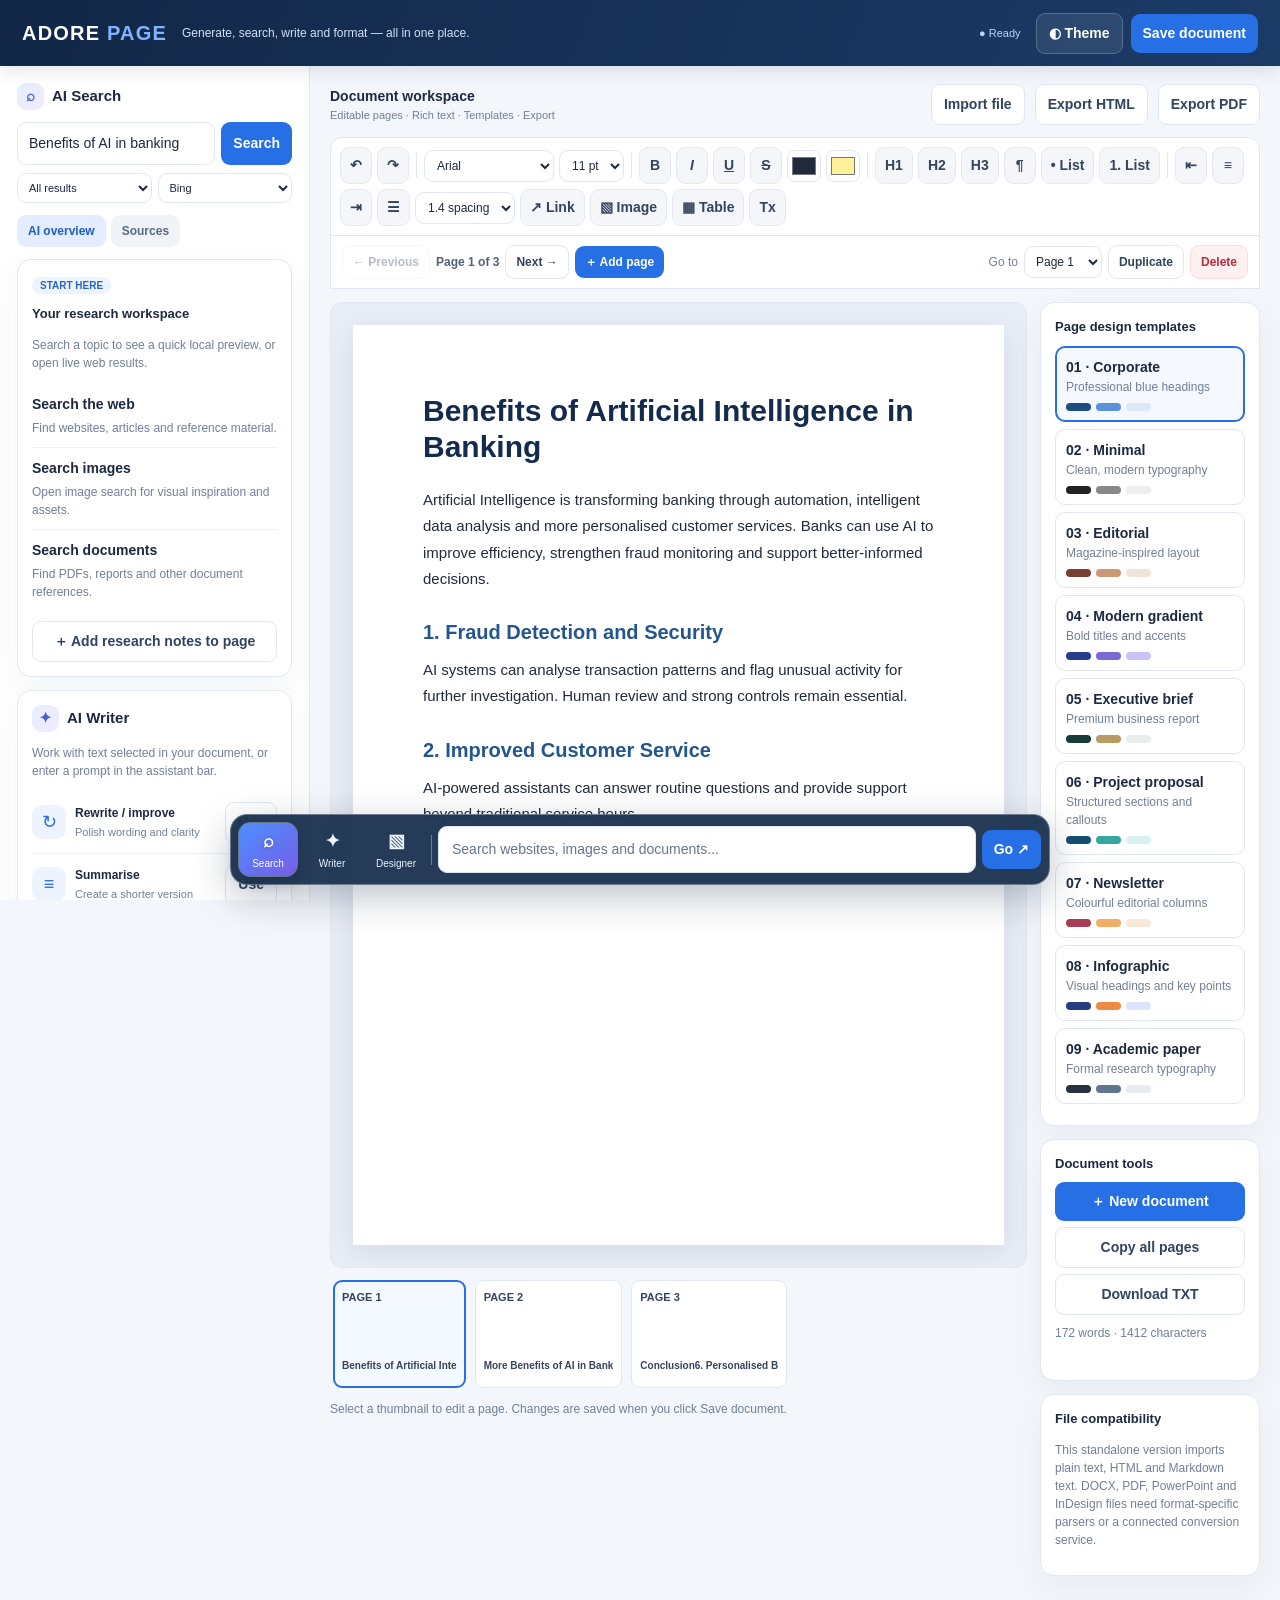
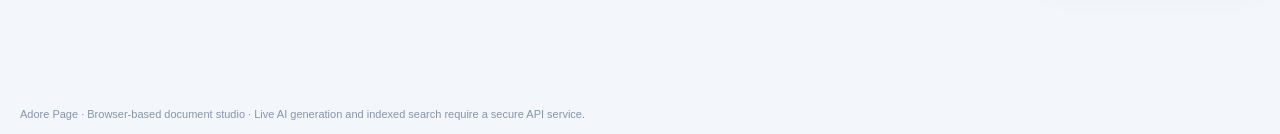
<file: Version 3/adore-page-version 1 done.html>
<!doctype html>
<html lang="en">
<head>
<meta charset="utf-8"><meta name="viewport" content="width=device-width,initial-scale=1">
<title>Adore Page — AI Document Studio</title>
<style>
:root{--navy:#142b4d;--blue:#276fe5;--blue2:#4c8cff;--ink:#1c2940;--muted:#718096;--line:#e1e7f0;--bg:#f3f6fb;--panel:#fff;--soft:#edf3fc;--accent:#eaf1ff;--shadow:0 12px 34px #1d35570d}
*{box-sizing:border-box}body{margin:0;background:var(--bg);color:var(--ink);font:14px/1.5 Inter,"Segoe UI",Arial,sans-serif}button,input,select,textarea{font:inherit}button{border:0;border-radius:9px;padding:9px 12px;background:var(--blue);color:#fff;font-weight:650;cursor:pointer;transition:.16s}button:hover{filter:brightness(.96);transform:translateY(-1px)}button:disabled{opacity:.35;cursor:not-allowed;transform:none}.secondary{background:#fff;color:#30445f;border:1px solid var(--line)}.ghost{background:transparent;color:inherit;border:1px solid transparent}.danger{background:#fff1f1;color:#b52d3a;border:1px solid #ffd9dd}.muted{color:var(--muted)}.small{font-size:12px}.tiny{font-size:11px}
header{height:66px;background:linear-gradient(110deg,#122747,#1b3b67);color:#fff;display:flex;align-items:center;gap:15px;padding:0 22px;position:sticky;top:0;z-index:20;box-shadow:0 4px 18px #12274720}.brand{font-size:20px;font-weight:850;letter-spacing:1.2px}.brand em{font-style:normal;color:#82b5ff}.tagline{font-size:12px;color:#d4e2f7}.spacer{flex:1}.header-actions{display:flex;gap:8px;align-items:center}.header-actions .secondary{background:#ffffff16;color:white;border-color:#ffffff35}.app{display:grid;grid-template-columns:310px minmax(480px,1fr);min-height:calc(100vh - 66px)}aside.left{background:var(--panel);border-right:1px solid var(--line);padding:17px;overflow:auto;max-height:calc(100vh - 66px);position:sticky;top:66px}main{padding:18px 20px 105px;min-width:0}.section-title{display:flex;align-items:center;gap:8px;font-size:15px;font-weight:800;margin:0 0 12px}.spark{display:inline-grid;place-items:center;width:27px;height:27px;border-radius:9px;background:linear-gradient(135deg,#e6efff,#f2eaff);color:#4d62c9}.card{background:var(--panel);border:1px solid var(--line);border-radius:14px;padding:14px;margin-bottom:13px;box-shadow:var(--shadow)}.card h3{font-size:13px;margin:0 0 9px}.searchbox{display:flex;gap:6px}.searchbox input,.field,input,select,textarea{min-width:0;border:1px solid var(--line);border-radius:9px;padding:10px 11px;background:var(--panel);color:var(--ink);width:100%;outline:none}.searchbox input:focus,input:focus,select:focus,textarea:focus{border-color:#8bb3ff;box-shadow:0 0 0 3px #276fe51a}.searchbox button{white-space:nowrap}.tabs{display:flex;gap:5px;margin:12px 0}.tab{background:#f0f3f8;color:#586a83;padding:7px 11px;font-size:12px}.tab.active{background:#e4edff;color:#195fc5}.hidden{display:none!important}.result{padding:10px 0;border-bottom:1px solid #edf0f5}.result:last-child{border:0}.result p{font-size:12px;color:var(--muted);margin:4px 0 0}.result a{color:#1766c5;text-decoration:none;font-weight:700}.pill{font-size:10px;padding:3px 8px;border-radius:30px;background:#edf4ff;color:#2866b8;font-weight:700}.search-options{display:flex;gap:6px;margin-top:8px}.search-options select{font-size:11px;padding:7px}.toolrow{display:flex;gap:9px;align-items:center;padding:10px 0;border-bottom:1px solid #edf0f5}.toolrow:last-child{border:0}.toolicon{width:34px;height:34px;display:grid;place-items:center;border-radius:10px;background:#edf3ff;color:#276fe5;font-size:18px;flex:none}.toolrow div:nth-child(2){flex:1}.toolrow b{font-size:12px}.toolrow p{font-size:11px;color:var(--muted);margin:1px 0}.workspace-head{display:flex;align-items:center;gap:10px;flex-wrap:wrap;margin-bottom:12px}.workspace-head .meta{font-weight:800}.workspace-head .muted{font-size:11px}.toolbar{display:flex;gap:5px;align-items:center;flex-wrap:wrap;padding:9px;background:var(--panel);border:1px solid var(--line);border-radius:12px 12px 0 0}.toolbar button{background:#f4f6fa;color:#34445d;border:1px solid #e4e9f1;padding:7px 9px;min-width:32px}.toolbar button:hover{background:#e8effb}.toolbar select{width:auto;max-width:130px;padding:7px 8px;font-size:12px}.toolbar input[type=color]{width:34px;height:32px;padding:2px;border:1px solid var(--line);border-radius:8px}.toolsep{width:1px;height:25px;background:var(--line);margin:0 2px}.pagebar{display:flex;justify-content:space-between;align-items:center;gap:8px;flex-wrap:wrap;padding:9px 11px;background:var(--panel);border:1px solid var(--line);border-top:0}.pagegroup{display:flex;align-items:center;gap:6px;flex-wrap:wrap}.pagegroup button{font-size:12px;padding:7px 10px}.pagecount{font-size:12px;font-weight:800;color:#50627c}.pagebar select{width:78px;padding:7px;font-size:12px}.workspace{display:grid;grid-template-columns:minmax(0,1fr) 220px;gap:13px;align-items:start;margin-top:13px}.paper-wrap{background:#e9eef6;padding:22px;border:1px solid var(--line);min-height:690px;overflow:auto;border-radius:12px}.paper{background:#fff;color:#202b3c;max-width:760px;min-height:920px;margin:0 auto;padding:68px 70px;box-shadow:0 7px 28px #1b31531a;outline:none;overflow-wrap:anywhere}.paper:focus{box-shadow:0 0 0 2px #8ab4ff,0 7px 28px #1b31531a}.paper h1{font-size:30px;line-height:1.2;color:#142b4d;margin:0 0 22px}.paper h2{font-size:20px;color:#24558e;margin:25px 0 10px}.paper h3{font-size:16px;color:#24558e}.paper p{font-size:15px;line-height:1.75;margin:0 0 14px}.paper img{max-width:100%;height:auto;resize:both}.paper table{border-collapse:collapse;width:100%;margin:14px 0}.paper td,.paper th{border:1px solid #ccd6e4;padding:8px;text-align:left}.paper blockquote{border-left:4px solid #6a9bea;padding:8px 16px;color:#536780;background:#f5f8fd;margin:16px 0}.sidepanel{position:sticky;top:80px}.template{border:1px solid var(--line);border-radius:10px;padding:10px;margin:7px 0;cursor:pointer}.template:hover{border-color:#9dbcf1}.template.selected{border:2px solid var(--blue);padding:9px;background:#f5f8ff}.swatches{display:flex;gap:5px;margin-top:7px}.swatches i{display:block;width:25px;height:8px;border-radius:4px;background:#1e4d82}.swatches i:nth-child(2){background:#5c91db}.swatches i:nth-child(3){background:#dce8f7}.page-strip{display:flex;gap:9px;overflow:auto;padding:12px 3px}.thumb{min-width:112px;height:108px;background:#fff;color:#33445c;border:1px solid var(--line);border-radius:9px;padding:8px;text-align:left;display:flex;flex-direction:column;gap:5px}.thumb.selected{border:2px solid var(--blue);padding:7px;background:#f4f8ff}.thumb-lines{height:42px;border-block:1px solid #e8edf4;background:repeating-linear-gradient(to bottom,transparent 0 7px,#e8edf4 7px 8px)}.thumb b{font-size:10px;overflow:hidden;white-space:nowrap;text-overflow:ellipsis}.status{font-size:11px;color:#16865b;min-height:18px;margin-top:6px}.floating-ai{position:fixed;z-index:30;left:50%;bottom:15px;transform:translateX(-50%);width:min(820px,calc(100vw - 28px));display:flex;align-items:center;gap:6px;padding:8px;border:1px solid #ffffff55;border-radius:17px;background:#172e4ceF;backdrop-filter:blur(18px);box-shadow:0 12px 38px #11223a45}.dock-tool{background:transparent;color:#edf4ff;display:flex;flex-direction:column;align-items:center;gap:1px;padding:5px 8px;min-width:58px}.dock-tool span{font-size:18px}.dock-tool small{font-size:10px;font-weight:500}.dock-tool.active{background:linear-gradient(145deg,#4d8fff,#765de8);color:#fff;border-radius:11px;box-shadow:0 4px 14px #071a3d55;outline:1px solid #ffffff55}.dock-tool:hover{background:#ffffff20;border-radius:10px}.dock-tool.active span{filter:drop-shadow(0 1px 2px #15284a55)}.dock-divider{height:30px;width:1px;background:#ffffff55}.floating-ai input{flex:1;min-width:80px;background:#fff!important;color:#18243a!important;border:1px solid #dce5f2!important;padding:12px 13px;font-size:14px;font-weight:500;caret-color:#276fe5}.floating-ai input::placeholder{color:#65758d!important;opacity:1;font-weight:400}.floating-ai input:focus{outline:2px solid #8bb6ff;box-shadow:0 0 0 3px #8bb6ff35!important}.floating-ai input:-webkit-autofill{-webkit-text-fill-color:#18243a!important;box-shadow:0 0 0 1000px #fff inset!important}.floating-ai button#dockGo{white-space:nowrap}.footer{padding:12px 20px;color:#8795a8;font-size:11px}.badge-save{font-size:11px;color:#b9d7ff}.modal-backdrop{position:fixed;inset:0;background:#12233c70;z-index:50;display:grid;place-items:center;padding:20px}.modal{background:var(--panel);color:var(--ink);width:min(560px,100%);border-radius:16px;padding:20px;box-shadow:0 25px 80px #0c1c3370}.modal h2{margin:0 0 8px}.modal textarea{min-height:130px;margin:10px 0}.modal-actions{display:flex;justify-content:flex-end;gap:8px}.wordstats{font-size:11px;color:var(--muted);margin-left:auto}
body.dark{--bg:#111c2c;--panel:#1d2b40;--ink:#e8eef8;--muted:#a7b5c9;--line:#35465d;--soft:#263850;--accent:#253c5c}body.dark .toolbar button,body.dark .tab{background:#293b53;color:#dbe7f7;border-color:#40516a}body.dark .paper-wrap{background:#172438}body.dark .paper{background:#fff;color:#202b3c}body.dark .template.selected{background:#243a58}body.dark .thumb{background:#25364c;color:#e6edf8}body.dark .thumb.selected{background:#2a4262}
@media(max-width:1100px){.app{grid-template-columns:280px minmax(0,1fr)}.workspace{grid-template-columns:1fr}.sidepanel{position:static;display:grid;grid-template-columns:repeat(2,minmax(0,1fr));gap:10px}.sidepanel .card{margin:0}.paper{padding:45px 40px}}
@media(max-width:760px){header{padding:0 12px}.tagline{display:none}.app{grid-template-columns:1fr}aside.left{position:static;max-height:none;border-right:0;border-bottom:1px solid var(--line)}main{padding:12px 10px 100px}.workspace{grid-template-columns:1fr}.sidepanel{grid-template-columns:1fr}.paper-wrap{padding:10px;min-height:550px}.paper{min-height:750px;padding:30px 22px}.header-actions .secondary{display:none}.floating-ai{bottom:7px}.dock-tool{min-width:44px;padding:4px}.floating-ai input{min-width:50px}.toolbar{gap:4px}.toolbar button{padding:6px 7px}}
@media print{header,.left,.toolbar,.pagebar,.page-strip,.sidepanel,.floating-ai,.footer,.workspace-head{display:none!important}.app,main,.workspace,.paper-wrap{display:block!important;padding:0!important;border:0!important;background:white!important}.paper{box-shadow:none!important;max-width:none!important;min-height:0!important;padding:15mm!important;page-break-after:always}}
</style></head>
<body>
<header><div class="brand">ADORE <em>PAGE</em></div><div class="tagline">Generate, search, write and format — all in one place.</div><div class="spacer"></div><span class="badge-save" id="saveState">● Ready</span><div class="header-actions"><button class="secondary" id="themeBtn">◐ Theme</button><button id="saveBtn">Save document</button></div></header>
<div class="app">
<aside class="left">
  <div class="section-title"><span class="spark">⌕</span> AI Search</div>
  <div class="searchbox"><input id="query" value="Benefits of AI in banking" placeholder="Search anything..."><button id="searchBtn">Search</button></div>
  <div class="search-options"><select id="searchType"><option value="all">All results</option><option value="web">Websites</option><option value="images">Images</option><option value="documents">Documents</option></select><select id="searchEngine"><option value="bing">Bing</option><option value="google">Google</option></select></div>
  <div class="tabs"><button class="tab active" data-tab="answer">AI overview</button><button class="tab" data-tab="sources">Sources</button></div>
  <div id="answerPanel"><div class="card"><span class="pill" id="resultPill">START HERE</span><h3 id="resultTitle" style="margin-top:9px">Your research workspace</h3><p class="muted small" id="resultIntro">Search a topic to see a quick local preview, or open live web results.</p><div id="resultList"><div class="result"><b>Search the web</b><p>Find websites, articles and reference material.</p></div><div class="result"><b>Search images</b><p>Open image search for visual inspiration and assets.</p></div><div class="result"><b>Search documents</b><p>Find PDFs, reports and other document references.</p></div></div><button id="insertResearch" class="secondary" style="width:100%;margin-top:10px">＋ Add research notes to page</button></div></div>
  <div id="sourcesPanel" class="hidden"><div class="card"><h3>Research links</h3><div id="sourceLinks"><p class="muted small">Run a search to populate relevant search links.</p></div></div></div>
  <div class="card"><div class="section-title"><span class="spark">✦</span> AI Writer</div><p class="small muted">Work with text selected in your document, or enter a prompt in the assistant bar.</p>
    <div class="toolrow"><span class="toolicon">↻</span><div><b>Rewrite / improve</b><p>Polish wording and clarity</p></div><button class="secondary writer-action" data-action="rewrite">Use</button></div>
    <div class="toolrow"><span class="toolicon">≡</span><div><b>Summarise</b><p>Create a shorter version</p></div><button class="secondary writer-action" data-action="summarise">Use</button></div>
    <div class="toolrow"><span class="toolicon">✓</span><div><b>Fix grammar</b><p>Basic spelling and punctuation</p></div><button class="secondary writer-action" data-action="grammar">Use</button></div>
    <div class="toolrow"><span class="toolicon">✧</span><div><b>Continue writing</b><p>Add a relevant next paragraph</p></div><button class="secondary writer-action" data-action="continue">Use</button></div>
  </div>
  <div class="card"><div class="section-title"><span class="spark">▧</span> AI Designer</div><p class="small muted">Apply a page style to your document.</p><button class="secondary" id="quickDesign" style="width:100%">Explore design styles</button></div>
</aside>
<main>
  <div class="workspace-head"><div><div class="meta">Document workspace</div><div class="muted">Editable pages · Rich text · Templates · Export</div></div><div class="spacer"></div><button class="secondary" id="importBtn">Import file</button><input type="file" id="fileInput" accept=".txt,.html,.htm,.md,.doc,.docx,.pdf,.ppt,.pptx,.indd,.idml" hidden><button class="secondary" id="exportHtml">Export HTML</button><button class="secondary" id="printBtn">Export PDF</button></div>
  <div class="toolbar" aria-label="Text formatting toolbar">
    <button data-cmd="undo" title="Undo">↶</button><button data-cmd="redo" title="Redo">↷</button><span class="toolsep"></span>
    <select id="fontFamily" title="Font family"><option value="Arial">Arial</option><option value="Georgia">Georgia</option><option value="'Segoe UI'">Segoe UI</option><option value="Verdana">Verdana</option><option value="'Times New Roman'">Times New Roman</option></select>
    <select id="fontSize" title="Font size"><option value="3">11 pt</option><option value="4">14 pt</option><option value="5">18 pt</option><option value="6">24 pt</option><option value="7">32 pt</option></select>
    <span class="toolsep"></span><button data-cmd="bold"><b>B</b></button><button data-cmd="italic"><i>I</i></button><button data-cmd="underline"><u>U</u></button><button data-cmd="strikeThrough"><s>S</s></button>
    <label title="Text colour"><input type="color" id="textColor" value="#202b3c"></label><label title="Highlight"><input type="color" id="highlightColor" value="#fff19a"></label><span class="toolsep"></span>
    <button data-block="h1">H1</button><button data-block="h2">H2</button><button data-block="h3">H3</button><button data-block="p">¶</button>
    <button data-cmd="insertUnorderedList">• List</button><button data-cmd="insertOrderedList">1. List</button><span class="toolsep"></span>
    <button data-cmd="justifyLeft">⇤</button><button data-cmd="justifyCenter">≡</button><button data-cmd="justifyRight">⇥</button><button data-cmd="justifyFull">☰</button>
    <select id="lineSpacing" title="Line spacing"><option value="1.4">1.4 spacing</option><option value="1">1.0 spacing</option><option value="1.2">1.2 spacing</option><option value="1.5">1.5 spacing</option><option value="2">2.0 spacing</option></select>
    <button id="linkBtn" title="Insert link">↗ Link</button><button id="imageBtn" title="Insert image">▧ Image</button><input type="file" id="imageInput" accept="image/*" hidden><button id="tableBtn" title="Insert table">▦ Table</button><button id="clearFormat" title="Clear formatting">Tx</button>
  </div>
  <div class="pagebar"><div class="pagegroup"><button class="secondary" id="prevBtn">← Previous</button><span class="pagecount" id="pageCount">Page 1 of 1</span><button class="secondary" id="nextBtn">Next →</button><button id="addBtn">＋ Add page</button></div><div class="pagegroup"><span class="small muted">Go to</span><select id="jumpPage"></select><button class="secondary" id="duplicateBtn">Duplicate</button><button class="danger" id="deleteBtn">Delete</button></div></div>
  <div class="workspace"><div><div class="paper-wrap"><article id="editor" class="paper" contenteditable="true" spellcheck="true"></article></div><div class="page-strip" id="pageStrip"></div><div class="small muted">Select a thumbnail to edit a page. Changes are saved when you click Save document.</div></div>
    <aside class="sidepanel"><div class="card"><h3>Page design templates</h3>
      <div class="template selected" data-template="corporate"><b>01 · Corporate</b><div class="small muted">Professional blue headings</div><div class="swatches"><i></i><i></i><i></i></div></div>
      <div class="template" data-template="minimal"><b>02 · Minimal</b><div class="small muted">Clean, modern typography</div><div class="swatches"><i style="background:#222"></i><i style="background:#888"></i><i style="background:#eee"></i></div></div>
      <div class="template" data-template="editorial"><b>03 · Editorial</b><div class="small muted">Magazine-inspired layout</div><div class="swatches"><i style="background:#783f35"></i><i style="background:#c99a75"></i><i style="background:#f0e4d8"></i></div></div>
      <div class="template" data-template="modern"><b>04 · Modern gradient</b><div class="small muted">Bold titles and accents</div><div class="swatches"><i style="background:#263d8b"></i><i style="background:#7c69d8"></i><i style="background:#c7c4f4"></i></div></div>
      <div class="template" data-template="executive"><b>05 · Executive brief</b><div class="small muted">Premium business report</div><div class="swatches"><i style="background:#173b36"></i><i style="background:#b89b62"></i><i style="background:#e8eee9"></i></div></div>
      <div class="template" data-template="proposal"><b>06 · Project proposal</b><div class="small muted">Structured sections and callouts</div><div class="swatches"><i style="background:#164e72"></i><i style="background:#36a6a0"></i><i style="background:#d9f0ee"></i></div></div>
      <div class="template" data-template="newsletter"><b>07 · Newsletter</b><div class="small muted">Colourful editorial columns</div><div class="swatches"><i style="background:#a53e52"></i><i style="background:#f0ad66"></i><i style="background:#f8e8d9"></i></div></div>
      <div class="template" data-template="infographic"><b>08 · Infographic</b><div class="small muted">Visual headings and key points</div><div class="swatches"><i style="background:#283c80"></i><i style="background:#ed8a43"></i><i style="background:#dce5ff"></i></div></div>
      <div class="template" data-template="academic"><b>09 · Academic paper</b><div class="small muted">Formal research typography</div><div class="swatches"><i style="background:#28313f"></i><i style="background:#60758e"></i><i style="background:#e8edf2"></i></div></div>
    </div><div class="card"><h3>Document tools</h3><button id="newDoc" style="width:100%">＋ New document</button><button class="secondary" id="copyAll" style="width:100%;margin-top:6px">Copy all pages</button><button class="secondary" id="downloadTxt" style="width:100%;margin-top:6px">Download TXT</button><div class="small muted" id="wordCount" style="margin-top:9px">0 words · 0 characters</div><div id="status" class="status" role="status"></div></div><div class="card"><h3>File compatibility</h3><p class="small muted">This standalone version imports plain text, HTML and Markdown text. DOCX, PDF, PowerPoint and InDesign files need format-specific parsers or a connected conversion service.</p></div></aside>
  </div>
</main></div>
<div class="footer">Adore Page · Browser-based document studio · Live AI generation and indexed search require a secure API service.</div>
<div class="floating-ai"><button class="dock-tool active" data-tool="search"><span>⌕</span><small>Search</small></button><button class="dock-tool" data-tool="writer"><span>✦</span><small>Writer</small></button><button class="dock-tool" data-tool="designer"><span>▧</span><small>Designer</small></button><div class="dock-divider"></div><input id="assistantInput" placeholder="Search websites, images and documents..."><button id="assistantGo">Go ↗</button></div>
<div id="promptModal" class="modal-backdrop hidden"><div class="modal"><h2 id="modalTitle">AI Writer</h2><p class="small muted" id="modalHint">Describe what you want to create.</p><textarea id="modalPrompt" placeholder="Enter a topic, instruction or writing prompt..."></textarea><div class="modal-actions"><button class="secondary" id="modalCancel">Cancel</button><button id="modalApply">Generate</button></div></div></div>
<script>
(()=>{
const $=id=>document.getElementById(id), editor=$('editor');
let pages=[
`<h1>Benefits of Artificial Intelligence in Banking</h1><p>Artificial Intelligence is transforming banking through automation, intelligent data analysis and more personalised customer services. Banks can use AI to improve efficiency, strengthen fraud monitoring and support better-informed decisions.</p><h2>1. Fraud Detection and Security</h2><p>AI systems can analyse transaction patterns and flag unusual activity for further investigation. Human review and strong controls remain essential.</p><h2>2. Improved Customer Service</h2><p>AI-powered assistants can answer routine questions and provide support beyond traditional service hours.</p>`,
`<h1>More Benefits of AI in Banking</h1><h2>3. Faster Loan Processing</h2><p>AI can help organise application information and support credit assessment. Lending decisions should remain explainable, fair and subject to oversight.</p><h2>4. Operational Efficiency</h2><p>Automation can assist with repetitive tasks such as document classification, data entry and workflow management.</p><h2>5. Better Risk Management</h2><p>AI can identify patterns that may indicate emerging risks. Banks must monitor model accuracy, bias, data quality and cybersecurity.</p>`,
`<h1>Conclusion</h1><h2>6. Personalised Banking Services</h2><p>With appropriate consent and privacy safeguards, data analysis can help banks provide more relevant information and services.</p><p>AI offers significant opportunities for banking, but responsible implementation requires transparency, security, fairness and human accountability.</p>`
];
let current=0,activeTool='search',pendingAction=null,lastQuery='';
const esc=s=>String(s).replace(/[&<>"']/g,c=>({'&':'&amp;','<':'&lt;','>':'&gt;','"':'&quot;',"'":'&#39;'}[c]));
function say(msg){$('status').textContent=msg}
function textOf(html){let d=new DOMParser().parseFromString(html,'text/html');return d.body.innerText||''}
function sync(){pages[current]=editor.innerHTML;updateStats()}
function updateStats(){let all=pages.map(textOf).join(' '),words=all.trim()?all.trim().split(/\s+/).length:0;$('wordCount').textContent=`${words} words · ${all.length} characters`}
function renderStrip(){let s=$('pageStrip');s.innerHTML='';pages.forEach((p,i)=>{let b=document.createElement('button');b.className='thumb'+(i===current?' selected':'');let t=textOf(p).split('\n').find(x=>x.trim())||'Blank page';b.innerHTML=`<span class="tiny">PAGE ${i+1}</span><span class="thumb-lines"></span><b>${esc(t.slice(0,27))}</b>`;b.onclick=()=>{sync();current=i;render()};s.appendChild(b)})}
function render(){editor.innerHTML=pages[current]||'<h1>New page</h1><p>Start writing here...</p>';$('pageCount').textContent=`Page ${current+1} of ${pages.length}`;$('jumpPage').innerHTML=pages.map((_,i)=>`<option value="${i}">Page ${i+1}</option>`).join('');$('jumpPage').value=current;$('prevBtn').disabled=current===0;$('nextBtn').disabled=current===pages.length-1;$('deleteBtn').disabled=pages.length===1;renderStrip();updateStats()}
function focusEditor(){editor.focus()}
function insertHtml(html){focusEditor();document.execCommand('insertHTML',false,html);sync()}
function selectedText(){let s=window.getSelection();return s&&s.toString().trim()?s.toString().trim():''}
function applyWriter(action,prompt=''){let sel=selectedText(),source=sel||textOf(editor.innerHTML).trim();if(!source&&action!=='generate'){say('Select text or add content to the page first.');return}
let output='';
if(action==='rewrite')output=source.replace(/\s+/g,' ').replace(/\b(utilize|utilise)\b/gi,'use').replace(/\b(in order to)\b/gi,'to').replace(/\b(very unique)\b/gi,'distinctive');
else if(action==='summarise'){let sentences=source.match(/[^.!?]+[.!?]+|[^.!?]+$/g)||[source];output=sentences.slice(0,Math.max(1,Math.ceil(sentences.length/3))).join(' ').trim()}
else if(action==='grammar'){output=source.replace(/\s+([,.!?;:])/g,'$1').replace(/([.!?])([A-Za-z])/g,'$1 $2').replace(/\bi\b/g,'I').replace(/\s{2,}/g,' ');output=output.charAt(0).toUpperCase()+output.slice(1)}
else if(action==='continue')output=`${source}\n\nIn addition, this topic should be considered from the perspective of practical implementation, measurable outcomes and long-term impact. A clear plan, regular review and appropriate safeguards can help turn these ideas into meaningful results.`;
else if(action==='generate')output=`<h1>${esc(prompt||'New content')}</h1><p>${esc(prompt?`This section introduces ${prompt.toLowerCase()}. It outlines the key context, relevant considerations and practical opportunities for further exploration.`:'Start with a clear introduction to your topic.')}</p><h2>Key points</h2><ul><li>Define the main objective and intended audience.</li><li>Organise the supporting information into clear sections.</li><li>Identify practical actions, outcomes and next steps.</li></ul>`;
if(action==='generate'){insertHtml(output)}else if(sel){document.execCommand('insertText',false,output);sync()}else{insertHtml(`<p>${esc(output).replace(/\n/g,'<br>')}</p>`)}
say('Text updated. Review the result before publishing.');}
function openModal(action,title,hint){pendingAction=action;$('modalTitle').textContent=title;$('modalHint').textContent=hint;$('modalPrompt').value='';$('promptModal').classList.remove('hidden');$('modalPrompt').focus()}
function runSearch(q){q=q.trim();if(!q)return;lastQuery=q;$('query').value=q;$('resultTitle').textContent=q;$('resultPill').textContent='SEARCH OPTIONS';$('resultIntro').textContent='Choose a live search link below. This standalone file does not contain a private AI or search API.';let type=$('searchType').value,enc=encodeURIComponent(q),engine=$('searchEngine').value,base=engine==='google'?'https://www.google.com/search?q=':'https://www.bing.com/search?q=';
let links=[];if(type==='all'||type==='web')links.push(['Web results',base+enc,'Search websites and articles']);if(type==='all'||type==='images')links.push(['Image results',(engine==='google'?'https://www.google.com/search?tbm=isch&q=':'https://www.bing.com/images/search?q=')+enc,'Find visual references']);if(type==='all'||type==='documents')links.push(['PDF and document results',base+enc+'+filetype%3Apdf','Find PDF reports and documents']);
$('resultList').innerHTML=links.map(([n,u,d])=>`<div class="result"><a href="${u}" target="_blank" rel="noopener">${n} ↗</a><p>${d} for “${esc(q)}”</p></div>`).join('');
$('sourceLinks').innerHTML=links.map(([n,u,d])=>`<div class="result"><a href="${u}" target="_blank" rel="noopener">${n} ↗</a><p>${d}</p></div>`).join('');
document.querySelectorAll('.tab').forEach(b=>b.classList.toggle('active',b.dataset.tab==='answer'));$('answerPanel').classList.remove('hidden');$('sourcesPanel').classList.add('hidden');say('Search links are ready. Open a result to view live information.');}
function setTool(t){activeTool=t;document.querySelectorAll('[data-tool]').forEach(b=>b.classList.toggle('active',b.dataset.tool===t));$('assistantInput').placeholder=t==='search'?'Search websites, images and documents...':t==='writer'?'Describe text to generate, rewrite or summarise...':'Describe a page style to apply...';$('assistantInput').focus()}
function save(){sync();try{localStorage.setItem('adorePageData',JSON.stringify({pages,current}));$('saveState').textContent='● Saved in this browser';say('Document saved in this browser.')}catch(e){say('Save unavailable. Export your document to keep a copy.')}}
document.querySelectorAll('.tab').forEach(b=>b.onclick=()=>{document.querySelectorAll('.tab').forEach(x=>x.classList.toggle('active',x===b));$('answerPanel').classList.toggle('hidden',b.dataset.tab!=='answer');$('sourcesPanel').classList.toggle('hidden',b.dataset.tab!=='sources')});
$('searchBtn').onclick=()=>runSearch($('query').value);$('query').onkeydown=e=>{if(e.key==='Enter')runSearch($('query').value)};
$('insertResearch').onclick=()=>{if(!lastQuery){say('Run a search first.');return}insertHtml(`<h2>Research notes: ${esc(lastQuery)}</h2><p>Research topic: ${esc(lastQuery)}. Add verified findings, source names and publication dates here.</p>`);say('Research notes added. Verify source information before use.')};
document.querySelectorAll('[data-cmd]').forEach(b=>b.onclick=()=>{focusEditor();document.execCommand(b.dataset.cmd,false,null);sync()});
document.querySelectorAll('[data-block]').forEach(b=>b.onclick=()=>{focusEditor();document.execCommand('formatBlock',false,b.dataset.block);sync()});
$('fontSize').onchange=e=>{focusEditor();document.execCommand('fontSize',false,e.target.value);sync()};
$('fontFamily').onchange=e=>{focusEditor();document.execCommand('fontName',false,e.target.value);sync()};
$('textColor').oninput=e=>{focusEditor();document.execCommand('foreColor',false,e.target.value);sync()};
$('highlightColor').oninput=e=>{focusEditor();document.execCommand('hiliteColor',false,e.target.value);sync()};
$('lineSpacing').onchange=e=>{editor.style.lineHeight=e.target.value;say('Line spacing applied to the current page.')};
$('clearFormat').onclick=()=>{focusEditor();document.execCommand('removeFormat',false,null);sync()};
$('linkBtn').onclick=()=>{let u=prompt('Enter the link URL (include https://):');if(u){focusEditor();document.execCommand('createLink',false,u);sync()}};
$('imageBtn').onclick=()=>$('imageInput').click();$('imageInput').onchange=e=>{let f=e.target.files[0];if(!f)return;let r=new FileReader();r.onload=()=>insertHtml(`<img src="${r.result}" alt="${esc(f.name)}">`);r.readAsDataURL(f);e.target.value=''};
$('tableBtn').onclick=()=>{let rows=Math.max(1,Math.min(10,+(prompt('Number of table rows?', '3')||3))),cols=Math.max(1,Math.min(8,+(prompt('Number of columns?', '3')||3)));let h='<table><tbody>'+Array.from({length:rows},(_,r)=>'<tr>'+Array.from({length:cols},(_,c)=>`<td>${r===0?'Header '+(c+1):'Text'}</td>`).join('')+'</tr>').join('')+'</tbody></table><p></p>';insertHtml(h)};
$('prevBtn').onclick=()=>{sync();current--;render()};$('nextBtn').onclick=()=>{sync();current++;render()};$('jumpPage').onchange=e=>{sync();current=+e.target.value;render()};
$('addBtn').onclick=()=>{sync();pages.splice(current+1,0,'<h1>New page</h1><p>Start writing here...</p>');current++;render();say('New page added.')};
$('duplicateBtn').onclick=()=>{sync();pages.splice(current+1,0,pages[current]);current++;render();say('Page duplicated.')};
$('deleteBtn').onclick=()=>{if(pages.length>1&&confirm('Delete this page?')){pages.splice(current,1);current=Math.min(current,pages.length-1);render();say('Page deleted.')}};
$('saveBtn').onclick=save;$('themeBtn').onclick=()=>document.body.classList.toggle('dark');
$('newDoc').onclick=()=>{if(confirm('Create a new blank document? Unsaved changes will be lost.')){pages=['<h1>Untitled document</h1><p>Start writing here...</p>'];current=0;render();say('New document created.')}};
function download(name,data,type){let a=document.createElement('a'),u=URL.createObjectURL(new Blob([data],{type}));a.href=u;a.download=name;a.click();setTimeout(()=>URL.revokeObjectURL(u),1000)}
$('exportHtml').onclick=()=>{sync();download('adore-page-document.html','<!doctype html><meta charset="utf-8">'+pages.map(p=>`<section style="page-break-after:always;padding:18mm">${p}</section>`).join(''),'text/html');say('HTML export created.')};
$('printBtn').onclick=()=>{sync();let w=window.open('','_blank');if(!w){say('Allow pop-ups to export PDF.');return}w.document.write('<!doctype html><title>Adore Page</title><style>body{font:15px Arial}section{padding:18mm;page-break-after:always}h1,h2{color:#172b4d}p{line-height:1.7}img{max-width:100%}</style>'+pages.map(p=>`<section>${p}</section>`).join(''));w.document.close();w.focus();w.print()};
$('copyAll').onclick=async()=>{sync();let t=pages.map((p,i)=>`PAGE ${i+1}\n${textOf(p)}`).join('\n\n');try{await navigator.clipboard.writeText(t);say('All pages copied.')}catch(e){say('Clipboard permission unavailable in this browser.')}};
$('downloadTxt').onclick=()=>{sync();download('adore-page.txt',pages.map((p,i)=>`PAGE ${i+1}\n${textOf(p)}`).join('\n\n'),'text/plain');say('TXT file downloaded.')};
$('importBtn').onclick=()=>$('fileInput').click();$('fileInput').onchange=async e=>{let f=e.target.files[0];if(!f)return;let ext=f.name.split('.').pop().toLowerCase();if(!['txt','html','htm','md'].includes(ext)){say(`${ext.toUpperCase()} import needs a format converter. Import TXT, HTML or Markdown in this standalone build.`);e.target.value='';return}let t=await f.text();if(ext==='html'||ext==='htm')pages=[t];else pages=t.split(/\f|\n---PAGE---\n/).map(x=>`<p>${esc(x).replace(/\n/g,'<br>')}</p>`);current=0;render();say(`Imported ${pages.length} page(s) from ${f.name}.`);e.target.value=''};
const styles={corporate:'.paper{font-family:Arial,sans-serif}.paper h1,.paper h2,.paper h3{color:#174d83}.paper h1{border-bottom:3px solid #4e91db;padding-bottom:14px}',minimal:'.paper{font-family:Arial,sans-serif}.paper h1,.paper h2,.paper h3{color:#20242b}.paper h1{font-size:27px;font-weight:600}.paper p{line-height:1.65}',editorial:'.paper{font-family:Georgia,serif}.paper h1{font-family:Georgia,serif;font-size:39px;color:#783f35;line-height:1.1}.paper h2{color:#9a604b}.paper p{line-height:1.9}',modern:'.paper{font-family:"Segoe UI",Arial,sans-serif}.paper h1{font-size:36px;color:#263d8b;border-left:7px solid #7c69d8;padding-left:16px}.paper h2{color:#5e55b1}.paper p{line-height:1.8}',
executive:'.paper{font-family:Georgia,serif}.paper h1{font-size:34px;color:#173b36;border-bottom:2px solid #b89b62;padding-bottom:16px}.paper h2{color:#27645a;border-bottom:1px solid #d8e2dc;padding-bottom:6px}.paper p{line-height:1.85;color:#34443e}',
proposal:'.paper{font-family:"Segoe UI",Arial,sans-serif}.paper h1{font-size:34px;color:#164e72;background:#e8f5f4;padding:22px;border-radius:8px}.paper h2{color:#167d7a;border-left:4px solid #36a6a0;padding-left:10px}.paper p{line-height:1.8}',
newsletter:'.paper{font-family:Georgia,serif}.paper h1{font-size:38px;color:#a53e52;border-bottom:5px solid #f0ad66;padding-bottom:12px}.paper h2{color:#a53e52}.paper p{line-height:1.9}',
infographic:'.paper{font-family:"Segoe UI",Arial,sans-serif}.paper h1{font-size:35px;color:#283c80;background:#edf1ff;padding:20px;border-radius:12px}.paper h2{color:#283c80;background:#f1f4ff;padding:9px 12px;border-left:5px solid #ed8a43}.paper li{margin:8px 0;line-height:1.6}.paper p{line-height:1.75}',
academic:'.paper{font-family:"Times New Roman",serif}.paper h1{font-size:29px;color:#28313f;text-align:center}.paper h2{font-size:19px;color:#354b63}.paper p{font-size:16px;line-height:2;text-align:justify}'};
function applyTemplate(t){document.querySelectorAll('.template').forEach(x=>x.classList.toggle('selected',x.dataset.template===t));$('templateStyle')?.remove();let s=document.createElement('style');s.id='templateStyle';s.textContent=styles[t]||styles.corporate;document.head.appendChild(s);say(t[0].toUpperCase()+t.slice(1)+' design applied to the workspace.')}
document.querySelectorAll('.template').forEach(t=>t.onclick=()=>applyTemplate(t.dataset.template));$('quickDesign').onclick=()=>{document.querySelector('[data-template="modern"]').scrollIntoView({behavior:'smooth',block:'center'});applyTemplate('modern')};
document.querySelectorAll('.writer-action').forEach(b=>b.onclick=()=>applyWriter(b.dataset.action));
document.querySelectorAll('[data-tool]').forEach(b=>b.onclick=()=>setTool(b.dataset.tool));
$('assistantGo').onclick=()=>{let q=$('assistantInput').value.trim();if(!q)return;if(activeTool==='search')runSearch(q);else if(activeTool==='writer')openModal('generate','AI Writer — create content','Enter a topic or brief. This offline demo creates a structured starter draft; connect an AI service for generated answers.');else{let t=/academic|research paper/i.test(q)?'academic':/infographic|visual/i.test(q)?'infographic':/newsletter/i.test(q)?'newsletter':/proposal|project/i.test(q)?'proposal':/executive|business brief/i.test(q)?'executive':/minimal/i.test(q)?'minimal':/editorial|magazine/i.test(q)?'editorial':/gradient|modern/i.test(q)?'modern':'corporate';applyTemplate(t)}};
$('assistantInput').onkeydown=e=>{if(e.key==='Enter')$('assistantGo').click()};
$('modalCancel').onclick=()=>$('promptModal').classList.add('hidden');$('modalApply').onclick=()=>{let p=$('modalPrompt').value.trim();if(!p){$('modalPrompt').focus();return}applyWriter(pendingAction,p);$('promptModal').classList.add('hidden')};
document.querySelectorAll('.writer-action').forEach(b=>b.addEventListener('contextmenu',e=>e.preventDefault()));
editor.addEventListener('input',()=>{sync();renderStrip();$('saveState').textContent='● Unsaved changes'});
window.addEventListener('keydown',e=>{if((e.ctrlKey||e.metaKey)&&e.key.toLowerCase()==='s'){e.preventDefault();save()}});
try{let d=JSON.parse(localStorage.getItem('adorePageData')||'null');if(d&&Array.isArray(d.pages)&&d.pages.length){pages=d.pages;current=Math.min(d.current||0,pages.length-1)}}catch(e){}
render();
})();
</script></body></html>
</file>
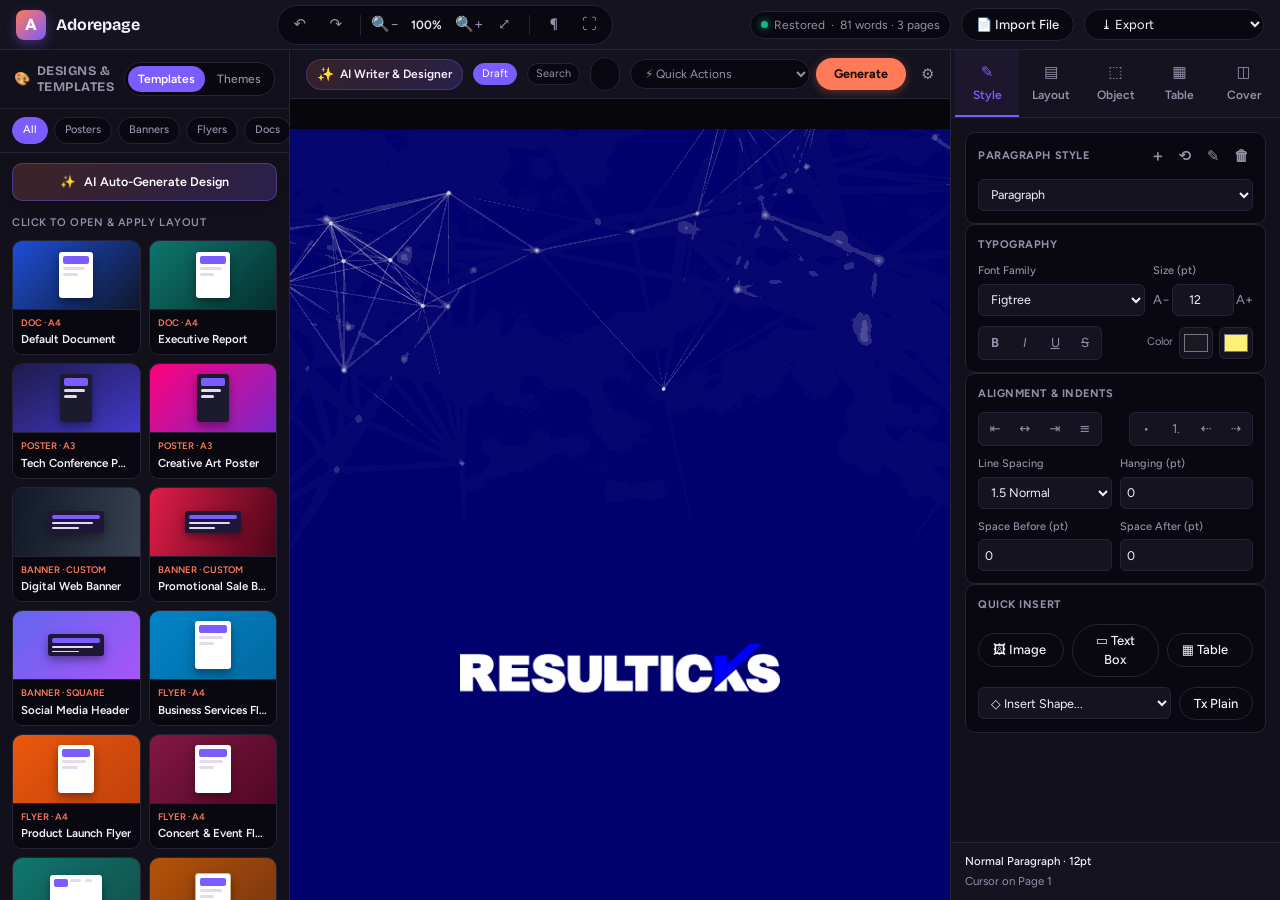
<file: Version 3/adorepage-studio version 2 done.html>
<!DOCTYPE html>
<html lang="en">
<head>
<meta charset="UTF-8">
<meta name="viewport" content="width=device-width, initial-scale=1">
<title>Adorepage Studio - Document & Design Editor</title>
<link rel="preconnect" href="https://fonts.googleapis.com">
<link rel="preconnect" href="https://fonts.gstatic.com" crossorigin>
<link href="https://fonts.googleapis.com/css2?family=Bricolage+Grotesque:wght@400;500;600;700;800&family=Figtree:ital,wght@0,300;0,400;0,500;0,600;0,700;1,400&family=Mukta:wght@300;400;600;700&display=swap" rel="stylesheet">
<style>
:root {
  --bg: #0c0a12;
  --panel: #161320;
  --sidebar: #12101a;
  --field: #09070f;
  --line: #272336;
  --line-hover: #3d3752;
  --text: #f4f1fa;
  --muted: #958fa8;
  --accent: #7b5cff;
  --accent-glow: rgba(123, 92, 255, 0.35);
  --accent2: #ff7a59;
  --accent2-glow: rgba(255, 122, 89, 0.35);
  --success: #10b981;
  --danger: #ef4444;
  --radius-sm: 6px;
  --radius-md: 10px;
  --radius-lg: 14px;
  --radius-full: 9999px;
  --topbar-h: 50px;
}

* { box-sizing: border-box; margin: 0; padding: 0; }
body {
  background: var(--bg);
  color: var(--text);
  font: 400 14px/1.5 Figtree, system-ui, -apple-system, sans-serif;
  height: 100vh;
  width: 100vw;
  overflow: hidden;
  display: flex;
  flex-direction: column;
  -webkit-font-smoothing: antialiased;
}

button, select, input, textarea {
  font: inherit;
  color: inherit;
  outline: none;
}
button {
  cursor: pointer;
  border: 0;
  background: none;
  transition: all 0.15s ease;
}
:focus-visible {
  outline: 2px solid var(--accent);
  outline-offset: 1px;
}

/* Custom Scrollbars */
::-webkit-scrollbar { width: 6px; height: 6px; }
::-webkit-scrollbar-track { background: transparent; }
::-webkit-scrollbar-thumb { background: #2f2a40; border-radius: 4px; }
::-webkit-scrollbar-thumb:hover { background: #453e5e; }

/* ============================================================
   TOP GLOBAL HEADER
   ============================================================ */
.studio-header {
  height: var(--topbar-h);
  background: var(--panel);
  border-bottom: 1px solid var(--line);
  display: flex;
  align-items: center;
  justify-content: space-between;
  padding: 0 16px;
  gap: 16px;
  flex-shrink: 0;
  z-index: 50;
}
.brand {
  display: flex;
  align-items: center;
  gap: 10px;
  user-select: none;
}
.brand-icon {
  width: 30px;
  height: 30px;
  border-radius: 8px;
  background: linear-gradient(135deg, var(--accent2), var(--accent));
  display: flex;
  align-items: center;
  justify-content: center;
  font-weight: 800;
  font-size: 16px;
  color: #fff;
  box-shadow: 0 4px 12px var(--accent-glow);
}
.brand-name {
  font: 700 16px 'Bricolage Grotesque', sans-serif;
  letter-spacing: -0.01em;
  display: flex;
  align-items: baseline;
  gap: 6px;
}
.brand-tag {
  font-size: 11px;
  font-weight: 600;
  color: var(--accent2);
  text-transform: uppercase;
  letter-spacing: 0.05em;
  background: rgba(255,122,89,0.12);
  padding: 2px 7px;
  border-radius: 999px;
  border: 1px solid rgba(255,122,89,0.25);
}

.top-center-actions {
  display: flex;
  align-items: center;
  gap: 4px;
  background: var(--field);
  padding: 3px 6px;
  border-radius: var(--radius-full);
  border: 1px solid var(--line);
}
.icon-btn {
  width: 32px;
  height: 32px;
  border-radius: var(--radius-sm);
  display: inline-flex;
  align-items: center;
  justify-content: center;
  color: var(--muted);
  font-size: 15px;
  position: relative;
}
.icon-btn:hover {
  color: var(--text);
  background: rgba(255,255,255,0.06);
}
.icon-btn.active, .icon-btn.on {
  color: #fff;
  background: var(--accent);
}
.sep {
  width: 1px;
  height: 20px;
  background: var(--line);
  margin: 0 4px;
}

.top-right-actions {
  display: flex;
  align-items: center;
  gap: 10px;
}
.status-pill {
  font-size: 12px;
  color: var(--muted);
  display: flex;
  align-items: center;
  gap: 6px;
  padding: 4px 10px;
  background: var(--field);
  border-radius: var(--radius-full);
  border: 1px solid var(--line);
  white-space: nowrap;
}
.status-pill b {
  color: var(--text);
  font-weight: 500;
}
.status-dot {
  width: 7px;
  height: 7px;
  border-radius: 50%;
  background: var(--success);
  box-shadow: 0 0 8px var(--success);
}
.btn-primary {
  background: linear-gradient(135deg, var(--accent2), var(--accent));
  color: #fff;
  font-weight: 600;
  font-size: 13px;
  padding: 6px 16px;
  border-radius: var(--radius-full);
  display: inline-flex;
  align-items: center;
  gap: 6px;
  box-shadow: 0 4px 14px var(--accent-glow);
}
.btn-primary:hover {
  filter: brightness(1.1);
  box-shadow: 0 6px 18px var(--accent-glow);
}
.btn-secondary {
  background: var(--field);
  color: var(--text);
  border: 1px solid var(--line);
  font-weight: 500;
  font-size: 13px;
  padding: 6px 14px;
  border-radius: var(--radius-full);
  display: inline-flex;
  align-items: center;
  gap: 6px;
}
.btn-secondary:hover {
  border-color: var(--accent);
  color: #fff;
}
.export-select {
  background: var(--field);
  border: 1px solid var(--line);
  border-radius: var(--radius-full);
  padding: 6px 12px;
  font-size: 13px;
  color: var(--text);
  cursor: pointer;
}
.export-select:hover {
  border-color: var(--accent);
}

/* ============================================================
   MAIN STUDIO LAYOUT (STRETCHED SCREEN: LEFT - CENTER - RIGHT)
   ============================================================ */
.studio-body {
  flex: 1;
  display: flex;
  overflow: hidden;
  height: calc(100vh - var(--topbar-h));
  position: relative;
}

/* ------------------------------------------------------------
   LEFT SIDEBAR: TEMPLATES, DESIGNS & THEMES
   ------------------------------------------------------------ */
.left-sidebar {
  width: 290px;
  background: var(--sidebar);
  border-right: 1px solid var(--line);
  display: flex;
  flex-direction: column;
  flex-shrink: 0;
  overflow: hidden;
  transition: width 0.2s ease;
}
.sidebar-header {
  padding: 12px 14px;
  border-bottom: 1px solid var(--line);
  display: flex;
  align-items: center;
  justify-content: space-between;
}
.sidebar-title {
  font: 700 13px 'Bricolage Grotesque', sans-serif;
  letter-spacing: 0.04em;
  text-transform: uppercase;
  color: var(--muted);
  display: flex;
  align-items: center;
  gap: 6px;
}
.sidebar-tabs {
  display: flex;
  gap: 2px;
  background: var(--field);
  padding: 3px;
  border-radius: var(--radius-full);
  border: 1px solid var(--line);
}
.sidebar-tab-btn {
  padding: 4px 10px;
  font-size: 12px;
  font-weight: 500;
  color: var(--muted);
  border-radius: var(--radius-full);
}
.sidebar-tab-btn.active {
  background: var(--accent);
  color: #fff;
  font-weight: 600;
}

.left-filters {
  padding: 8px 12px;
  display: flex;
  gap: 6px;
  overflow-x: auto;
  border-bottom: 1px solid var(--line);
  flex-shrink: 0;
}
.filter-chip {
  padding: 4px 10px;
  border-radius: var(--radius-full);
  background: var(--field);
  border: 1px solid var(--line);
  color: var(--muted);
  font-size: 11px;
  font-weight: 500;
  white-space: nowrap;
}
.filter-chip:hover {
  color: var(--text);
  border-color: var(--line-hover);
}
.filter-chip.active {
  background: var(--accent);
  color: #fff;
  border-color: var(--accent);
}

.ai-generate-banner-btn {
  margin: 10px 12px 4px;
  padding: 9px 12px;
  border-radius: var(--radius-md);
  background: linear-gradient(135deg, rgba(255,122,89,0.18), rgba(123,92,255,0.22));
  border: 1px solid rgba(123,92,255,0.4);
  color: #fff;
  font-size: 12.5px;
  font-weight: 600;
  display: flex;
  align-items: center;
  justify-content: center;
  gap: 8px;
  box-shadow: 0 4px 12px rgba(0,0,0,0.2);
}
.ai-generate-banner-btn:hover {
  border-color: var(--accent);
  background: linear-gradient(135deg, rgba(255,122,89,0.28), rgba(123,92,255,0.35));
}

.left-scroll-content {
  flex: 1;
  overflow-y: auto;
  padding: 10px 12px;
  display: flex;
  flex-direction: column;
  gap: 14px;
}
.section-subtitle {
  font-size: 11px;
  font-weight: 600;
  text-transform: uppercase;
  letter-spacing: 0.05em;
  color: var(--muted);
  margin-bottom: 8px;
}

/* Reduced size template cards */
.design-grid {
  display: grid;
  grid-template-columns: repeat(2, 1fr);
  gap: 8px;
}
.design-card {
  background: var(--field);
  border: 1px solid var(--line);
  border-radius: var(--radius-md);
  overflow: hidden;
  text-align: left;
  display: flex;
  flex-direction: column;
  cursor: pointer;
  transition: transform 0.15s ease, border-color 0.15s ease, box-shadow 0.15s ease;
  position: relative;
}
.design-card:hover {
  border-color: var(--accent);
  transform: translateY(-2px);
  box-shadow: 0 6px 16px rgba(0,0,0,0.3);
}
.design-card.active {
  border-color: var(--accent2);
  box-shadow: 0 0 0 2px var(--accent2);
}
.design-preview {
  height: 68px;
  position: relative;
  overflow: hidden;
  display: flex;
  align-items: center;
  justify-content: center;
  background: #191624;
}
.design-mockup {
  position: absolute;
  top: 50%;
  left: 50%;
  transform: translate(-50%, -50%);
  border-radius: 3px;
  box-shadow: 0 4px 10px rgba(0,0,0,0.4);
  background: #fff;
  display: flex;
  flex-direction: column;
  gap: 3px;
  padding: 4px;
}
.design-mockup.p-doc { width: 34px; height: 46px; }
.design-mockup.p-poster { width: 32px; height: 48px; background: #1c1a2e; }
.design-mockup.p-banner { width: 56px; height: 22px; background: #1e1738; }
.design-mockup.p-flyer { width: 36px; height: 48px; }
.design-mockup.p-brochure { width: 52px; height: 34px; display: grid; grid-template-columns: 1fr 1fr 1fr; gap: 2px; }
.design-mockup.p-invite { width: 36px; height: 38px; border: 1px solid #cbb885; }

.design-mockup .m-bar { height: 8px; border-radius: 2px; background: var(--accent); }
.design-mockup .m-line { height: 3px; border-radius: 1.5px; background: #e0dced; width: 85%; }
.design-mockup .m-line.short { width: 55%; }

.design-info {
  padding: 6px 8px;
  background: var(--field);
  border-top: 1px solid var(--line);
}
.design-tag {
  font-size: 9.5px;
  font-weight: 600;
  color: var(--accent2);
  text-transform: uppercase;
}
.design-name {
  font-size: 11.5px;
  font-weight: 600;
  color: var(--text);
  margin-top: 1px;
  white-space: nowrap;
  overflow: hidden;
  text-overflow: ellipsis;
}

/* Document Themes Grid */
.themes-grid {
  display: grid;
  grid-template-columns: repeat(2, 1fr);
  gap: 8px;
}
.theme-card {
  background: var(--field);
  border: 1px solid var(--line);
  border-radius: var(--radius-md);
  padding: 8px;
  display: flex;
  align-items: center;
  gap: 8px;
  cursor: pointer;
}
.theme-card:hover {
  border-color: var(--accent);
}
.theme-swatch {
  width: 24px;
  height: 24px;
  border-radius: 6px;
  flex-shrink: 0;
  box-shadow: 0 2px 6px rgba(0,0,0,0.3);
}
.theme-name {
  font-size: 11.5px;
  font-weight: 500;
  color: var(--text);
  white-space: nowrap;
  overflow: hidden;
  text-overflow: ellipsis;
}

/* ------------------------------------------------------------
   CENTER CANVAS AREA: WORKSPACE & DOCUMENT
   ------------------------------------------------------------ */
.center-workspace {
  flex: 1;
  display: flex;
  flex-direction: column;
  overflow: hidden;
  background: #09080e;
  position: relative;
}

/* Reduced Size AI Prompt Tool (Docked at top of canvas) */
.compact-ai-bar {
  background: rgba(22, 19, 32, 0.95);
  backdrop-filter: blur(16px);
  -webkit-backdrop-filter: blur(16px);
  border-bottom: 1px solid var(--line);
  padding: 7px 16px;
  display: flex;
  align-items: center;
  gap: 10px;
  flex-shrink: 0;
  z-index: 30;
  box-shadow: 0 4px 20px rgba(0,0,0,0.3);
}
.ai-badge {
  display: flex;
  align-items: center;
  gap: 6px;
  padding: 4px 10px;
  border-radius: var(--radius-full);
  background: linear-gradient(135deg, rgba(255,122,89,0.15), rgba(123,92,255,0.2));
  border: 1px solid rgba(123,92,255,0.3);
  font-size: 12px;
  font-weight: 600;
  color: var(--text);
  white-space: nowrap;
  flex-shrink: 0;
}
.ai-badge span {
  font-size: 14px;
}
.ai-mode-pill {
  font-size: 11px;
  padding: 2px 8px;
  border-radius: var(--radius-full);
  background: var(--field);
  color: var(--muted);
  border: 1px solid var(--line);
  cursor: pointer;
}
.ai-mode-pill.on {
  color: #fff;
  background: var(--accent);
  border-color: var(--accent);
}

.ai-input-wrap {
  flex: 1;
  position: relative;
  display: flex;
  align-items: center;
}
.ai-prompt-input {
  width: 100%;
  height: 34px;
  background: var(--field);
  border: 1px solid var(--line);
  border-radius: var(--radius-full);
  padding: 0 14px;
  font-size: 13.5px;
  color: var(--text);
  transition: border-color 0.15s ease, box-shadow 0.15s ease;
}
.ai-prompt-input:focus {
  border-color: var(--accent);
  box-shadow: 0 0 0 3px var(--accent-glow);
}
.ai-prompt-input::placeholder {
  color: #6a647d;
}

.ai-design-chip {
  display: none;
  align-items: center;
  gap: 6px;
  background: var(--accent);
  color: #fff;
  padding: 3px 10px;
  border-radius: var(--radius-full);
  font-size: 11.5px;
  font-weight: 600;
  white-space: nowrap;
  flex-shrink: 0;
}
.ai-design-chip.show {
  display: inline-flex;
}
.ai-design-chip b {
  cursor: pointer;
  padding: 0 2px;
  font-size: 12px;
}

.ai-actions {
  display: flex;
  align-items: center;
  gap: 6px;
  flex-shrink: 0;
}
.btn-generate {
  background: var(--accent2);
  color: #150a04;
  font-weight: 700;
  font-size: 12.5px;
  padding: 7px 18px;
  border-radius: var(--radius-full);
  box-shadow: 0 2px 10px var(--accent2-glow);
  white-space: nowrap;
}
.btn-generate:hover {
  filter: brightness(1.1);
  box-shadow: 0 4px 14px var(--accent2-glow);
}
.btn-generate:disabled {
  opacity: 0.5;
  cursor: wait;
}
.quick-action-select {
  background: var(--field);
  border: 1px solid var(--line);
  border-radius: var(--radius-full);
  padding: 6px 10px;
  font-size: 12px;
  color: var(--muted);
  cursor: pointer;
}
.quick-action-select:hover {
  color: var(--text);
  border-color: var(--line-hover);
}

/* AI Drawer Result Display */
.ai-result-drawer {
  background: rgba(18, 15, 26, 0.98);
  border-bottom: 1px solid var(--line);
  padding: 12px 16px;
  display: none;
  max-height: 220px;
  overflow-y: auto;
  font-size: 13.5px;
  line-height: 1.6;
  white-space: pre-wrap;
  color: var(--text);
  border-left: 3px solid var(--accent2);
}
.ai-result-drawer.show {
  display: block;
}
.ai-result-drawer-actions {
  display: flex;
  gap: 8px;
  margin-top: 8px;
  justify-content: flex-end;
}

/* Canvas / Desk Area */
.canvas-desk {
  flex: 1;
  overflow-y: auto;
  padding: 30px 20px 100px;
  display: flex;
  flex-direction: column;
  align-items: center;
  position: relative;
}

#page {
  counter-reset: pg;
  outline: 0;
  display: flex;
  flex-direction: column;
  align-items: center;
  transform-origin: top center;
  transition: transform 0.15s ease;
}

/* Sheet document styling */
.sheet {
  counter-increment: pg;
  position: relative;
  background: #fff;
  color: #1b1824;
  width: var(--pw, 794px);
  height: var(--ph, 1123px);
  margin: 0 auto 30px;
  box-shadow: 0 12px 48px rgba(0,0,0,0.55), 0 2px 6px rgba(0,0,0,0.2);
  display: flex;
  flex-direction: column;
  overflow: hidden;
  font: 16px/1.5 Figtree, sans-serif;
  isolation: isolate;
  border-radius: 2px;
}
#page.land .sheet {
  width: var(--ph, 1123px);
  height: var(--pw, 794px);
}
.sheet.over {
  box-shadow: 0 0 0 3px var(--accent2), 0 12px 48px rgba(0,0,0,0.55);
}
.sheet::after {
  content: "";
  position: absolute;
  left: 0;
  right: 0;
  bottom: 0;
  height: 6px;
  background: var(--strip, none);
  pointer-events: none;
}

.hd, .ft {
  flex: none;
  height: var(--hh, 56px);
  display: flex;
  align-items: center;
  gap: 10px;
  padding: 0 var(--mr, 64px) 0 var(--ml, 64px);
  font-size: 13px;
  color: #666;
}
.hd { border-bottom: 1px solid #f0edf8; }
.ft { border-top: 1px solid #f0edf8; margin-top: auto; height: var(--fh, 56px); }
.hd:empty, .ft:empty { border: 0; }
.logo { height: 26px; width: auto; }
.pn { margin-left: auto; }
.pn::before { content: "Page " counter(pg); }

.body {
  flex: 1;
  position: relative;
  padding: var(--mt, 14px) var(--mr, 64px) var(--mb, 14px) var(--ml, 64px);
  overflow: hidden;
  outline: 0;
  line-height: 1.5;
  caret-color: var(--accent2);
}
.cover .hd, .cover .ft { display: none; }
.cover .body { padding: 0; }

.body img {
  max-width: 100%;
  height: auto;
  cursor: pointer;
  display: block;
}
.body img.sel {
  outline: 3px solid var(--accent2);
  outline-offset: 2px;
}
.body ul, .body ol {
  font-size: 0.9em;
  padding-left: 1.4em;
  margin: 0.4em 0;
}
.body li { margin: 0.15em 0; }
.body table {
  border-collapse: collapse;
  width: 100%;
  margin: 10px 0;
}
.body td, .body th {
  border: 1px solid #bbb;
  padding: 6px 8px;
  vertical-align: top;
}
.body th {
  background: #f0edf8;
  text-align: left;
}

/* Movable Objects & Shapes */
.obj {
  position: absolute;
  min-width: 60px;
  min-height: 30px;
  padding: 4px;
  border: 1px dashed transparent;
  resize: both;
  overflow: auto;
  background: transparent;
}
.obj:hover, .obj:focus-within {
  border-color: var(--accent);
}
.obj.osel {
  outline: 2px solid var(--accent2);
  outline-offset: 1px;
}
.mv {
  position: absolute;
  right: 0;
  top: 0;
  display: none;
  background: var(--accent);
  color: #fff;
  border-radius: 0 0 0 8px;
  cursor: move;
  padding: 0 7px;
  font-size: 13px;
  user-select: none;
  z-index: 10;
}
.obj:hover > .mv, .obj.osel > .mv { display: block; }
.dx {
  position: absolute;
  right: 26px;
  top: 0;
  display: none;
  background: #e5484d;
  color: #fff;
  border-radius: 0 0 6px 6px;
  cursor: pointer;
  padding: 0 7px;
  font-size: 12px;
  z-index: 10;
  user-select: none;
}
.obj:hover > .dx, .obj.osel > .dx { display: block; }
.obj.shp {
  padding: 0;
  border: 0;
  overflow: hidden;
  min-width: 14px;
  min-height: 8px;
  cursor: move;
}
.shp svg { width: 100%; height: 100%; display: block; }
.shp rect, .shp ellipse, .shp path {
  fill: var(--fill);
  stroke: var(--stk);
  stroke-width: var(--sw);
  vector-effect: non-scaling-stroke;
}

/* TOC & Cover */
.toc {
  margin: 12px 0;
  padding: 16px 20px;
  background: #f6f4fb;
  border-radius: 10px;
}
.toc .tt {
  font: 700 1.25em 'Bricolage Grotesque', sans-serif;
  margin-bottom: 8px;
  color: #1b1824;
}
.toc a {
  display: flex;
  gap: 6px;
  color: inherit;
  text-decoration: none;
  padding: 3px 0;
}
.toc a:hover { color: var(--accent); }
.toc a i {
  flex: 1;
  border-bottom: 1px dotted #999;
  margin-bottom: 5px;
}
.toc .l2 { padding-left: 16px; }
.toc .l3 { padding-left: 32px; }
.flash { background: #fff3a8; }

#page {
  --c: #151e5c;
  --d: #00006e;
  --f: 'Bricolage Grotesque', sans-serif;
  --bf: Figtree, sans-serif;
}
#page .body { font-family: var(--bf); }
#page .body h1, #page .body h2, #page .body h3 {
  color: var(--c);
  font-family: var(--f);
  margin: 0.6em 0 0.3em;
  letter-spacing: -0.01em;
}
#page h1 { font-size: 2.2em; }
#page h2 { font-size: 1.6em; }
.cv {
  height: 100%;
  position: relative;
  overflow: hidden;
  font-family: var(--f);
}
#page .cv h1 {
  font-size: 2.6em;
  line-height: 1.1;
  margin: 0;
  color: inherit;
}
.cv p { margin: 0.4em 0; }
.cv [data-f] { outline: 0; }
[data-f]:empty::before {
  content: attr(data-ph);
  opacity: 0.45;
}
.cv-res {
  background: #00006e var(--net) center top/100% auto no-repeat;
  color: #fff;
}
.cv-res .lg {
  position: absolute;
  left: 50%;
  top: 48%;
  transform: translate(-50%, -50%);
  width: 320px;
  max-width: 60%;
}
#page .cv-res h1 {
  position: absolute;
  left: 64px;
  right: 64px;
  bottom: 190px;
  font-weight: 300;
  color: #4f5bff;
}
.cv-res [data-f=s] {
  position: absolute;
  left: 64px;
  bottom: 140px;
  color: #cfd3ff;
}
.cv-res [data-f=m] {
  position: absolute;
  left: 64px;
  bottom: 26px;
  font-size: 12px;
  margin: 0;
}
.cv-band { color: var(--d); }
#page .cv-band h1 {
  background: var(--c);
  color: #fff;
  padding: 150px 64px 36px;
  height: 42%;
}
.cv-band [data-f=s] {
  padding: 28px 64px 0;
  font-size: 1.3em;
  color: var(--c);
}
.cv-band [data-f=m] { padding: 0 64px; color: #666; }
.cv-full {
  background: linear-gradient(160deg, var(--c), var(--d));
  color: #fff;
  padding: 80px 64px;
}
.cv-full h1 { margin-top: 300px; }
.cv-center {
  border: 14px solid var(--c);
  text-align: center;
  padding-top: 300px;
}
#page .cv-center h1 { color: var(--c); }
.nocover .cover { display: none; }
.notoc .tocpg { display: none; }
.nolg .lg { display: none; }
.mg .pg .body::before, .mg .tocpg .body::before {
  content: "";
  position: absolute;
  inset: var(--mt) var(--mr) var(--mb) var(--ml);
  border: 1px dashed rgba(123, 92, 255, 0.45);
  pointer-events: none;
  z-index: 50;
}
.marks .body p::after, .marks .body h1::after, .marks .body h2::after, .marks .body h3::after, .marks .body li::after, .marks .body blockquote::after {
  content: " ¶";
  color: #7b5cff;
  font-weight: 400;
  font-size: 0.75em;
  opacity: 0.7;
}

/* ============================================================
   END OF SCREEN ACTION BAR (Add page, Insert text, Import)
   ============================================================ */
.canvas-end-bar {
  margin-top: 10px;
  display: flex;
  align-items: center;
  gap: 12px;
  background: var(--panel);
  border: 1px solid var(--line);
  padding: 10px 18px;
  border-radius: var(--radius-full);
  box-shadow: 0 8px 30px rgba(0,0,0,0.4);
  z-index: 20;
}
.canvas-end-btn {
  display: inline-flex;
  align-items: center;
  gap: 7px;
  font-size: 13px;
  font-weight: 600;
  padding: 8px 16px;
  border-radius: var(--radius-full);
  background: var(--field);
  border: 1px solid var(--line);
  color: var(--text);
}
.canvas-end-btn:hover {
  border-color: var(--accent);
  background: rgba(123, 92, 255, 0.15);
  color: #fff;
}
.canvas-end-btn.primary {
  background: var(--accent);
  border-color: var(--accent);
  color: #fff;
  box-shadow: 0 4px 14px var(--accent-glow);
}
.canvas-end-btn.primary:hover {
  filter: brightness(1.1);
}

/* ------------------------------------------------------------
   RIGHT SIDEBAR: ALL PROPERTIES SCREEN (WITH POSITION TABS)
   ------------------------------------------------------------ */
.right-sidebar {
  width: 330px;
  background: var(--sidebar);
  border-left: 1px solid var(--line);
  display: flex;
  flex-direction: column;
  flex-shrink: 0;
  overflow: hidden;
  z-index: 40;
}

/* Properties Tab Navigation (Respective Position Tabs) */
.props-tabs-header {
  display: flex;
  background: var(--panel);
  border-bottom: 1px solid var(--line);
  padding: 0 4px;
  overflow-x: auto;
  flex-shrink: 0;
}
.prop-tab-btn {
  flex: 1;
  padding: 11px 4px;
  text-align: center;
  font-size: 12px;
  font-weight: 600;
  color: var(--muted);
  border-bottom: 2px solid transparent;
  display: flex;
  flex-direction: column;
  align-items: center;
  gap: 2px;
  white-space: nowrap;
}
.prop-tab-btn:hover {
  color: var(--text);
}
.prop-tab-btn.active {
  color: var(--accent);
  border-bottom-color: var(--accent);
  background: rgba(123, 92, 255, 0.06);
}
.prop-tab-btn .tab-icon {
  font-size: 15px;
}

.props-content-area {
  flex: 1;
  overflow-y: auto;
  padding: 14px;
  display: flex;
  flex-direction: column;
  gap: 16px;
}

.prop-group {
  background: var(--field);
  border: 1px solid var(--line);
  border-radius: var(--radius-md);
  padding: 12px;
  display: flex;
  flex-direction: column;
  gap: 10px;
}
.prop-group-title {
  font-size: 11px;
  font-weight: 700;
  text-transform: uppercase;
  letter-spacing: 0.05em;
  color: var(--muted);
  display: flex;
  align-items: center;
  justify-content: space-between;
}

.prop-row {
  display: flex;
  align-items: center;
  gap: 8px;
  flex-wrap: wrap;
}
.prop-row.between {
  justify-content: space-between;
}
.prop-field {
  display: flex;
  flex-direction: column;
  gap: 4px;
  flex: 1;
  min-width: 0;
}
.prop-field label {
  font-size: 11px;
  color: var(--muted);
  font-weight: 500;
}

.prop-input, .prop-select {
  height: 32px;
  background: var(--panel);
  border: 1px solid var(--line);
  border-radius: var(--radius-sm);
  padding: 0 8px;
  font-size: 12.5px;
  color: var(--text);
  width: 100%;
}
.prop-input:focus, .prop-select:focus {
  border-color: var(--accent);
}
.prop-input[type="number"] {
  padding: 0 6px;
}
.prop-input[type="color"] {
  padding: 2px;
  width: 34px;
  height: 32px;
  cursor: pointer;
}
.prop-input[type="range"] {
  accent-color: var(--accent2);
  height: auto;
  padding: 0;
}

.button-group {
  display: flex;
  gap: 2px;
  background: var(--panel);
  border: 1px solid var(--line);
  border-radius: var(--radius-sm);
  padding: 2px;
}
.btn-toggle {
  width: 28px;
  height: 28px;
  border-radius: 4px;
  display: inline-flex;
  align-items: center;
  justify-content: center;
  font-size: 13px;
  color: var(--muted);
}
.btn-toggle:hover {
  color: var(--text);
  background: rgba(255,255,255,0.06);
}
.btn-toggle.on, .btn-toggle.active {
  background: var(--accent);
  color: #fff;
}

.props-status-footer {
  padding: 10px 14px;
  border-top: 1px solid var(--line);
  background: var(--panel);
  font-size: 11.5px;
  color: var(--muted);
  display: flex;
  flex-direction: column;
  gap: 3px;
}
.props-status-footer #fmtstat {
  color: var(--text);
  font-weight: 500;
  overflow: hidden;
  text-overflow: ellipsis;
  white-space: nowrap;
}

/* ============================================================
   MODALS & DIALOGS
   ============================================================ */
dialog.dlg {
  border: 1px solid var(--line);
  border-radius: var(--radius-lg);
  background: var(--panel);
  color: var(--text);
  padding: 20px 24px;
  width: min(520px, 94vw);
  box-shadow: 0 20px 60px rgba(0,0,0,0.6);
}
dialog.dlg::backdrop {
  background: rgba(0,0,0,0.75);
  backdrop-filter: blur(4px);
}
.dlg-header {
  display: flex;
  align-items: center;
  justify-content: space-between;
  margin-bottom: 16px;
}
.dlg h3 {
  font: 700 18px 'Bricolage Grotesque', sans-serif;
  letter-spacing: -0.01em;
}
.dlg-close {
  font-size: 18px;
  color: var(--muted);
  width: 28px;
  height: 28px;
  border-radius: var(--radius-sm);
  display: flex;
  align-items: center;
  justify-content: center;
}
.dlg-close:hover {
  color: #fff;
  background: rgba(255,255,255,0.08);
}

.import-drop-zone {
  border: 2px dashed var(--line);
  border-radius: var(--radius-md);
  padding: 24px 16px;
  text-align: center;
  background: var(--field);
  cursor: pointer;
  transition: border-color 0.15s ease, background 0.15s ease;
  margin-bottom: 16px;
}
.import-drop-zone:hover, .import-drop-zone.dragover {
  border-color: var(--accent);
  background: rgba(123, 92, 255, 0.05);
}
.import-icon {
  font-size: 32px;
  color: var(--accent);
  margin-bottom: 8px;
}

.destination-radio-group {
  display: flex;
  flex-direction: column;
  gap: 8px;
  background: var(--field);
  padding: 12px;
  border-radius: var(--radius-md);
  border: 1px solid var(--line);
  margin-bottom: 18px;
}
.dest-option {
  display: flex;
  align-items: flex-start;
  gap: 10px;
  font-size: 13px;
  cursor: pointer;
  padding: 4px 6px;
  border-radius: var(--radius-sm);
}
.dest-option:hover {
  background: rgba(255,255,255,0.04);
}
.dest-option input {
  margin-top: 3px;
  accent-color: var(--accent);
}
.dest-option-text {
  display: flex;
  flex-direction: column;
}
.dest-option-text b {
  color: var(--text);
  font-weight: 600;
}
.dest-option-text span {
  font-size: 11.5px;
  color: var(--muted);
}

/* AI Design Chooser Modal */
.ai-chooser-grid {
  display: grid;
  grid-template-columns: repeat(3, 1fr);
  gap: 10px;
  max-height: 52vh;
  overflow-y: auto;
  padding: 4px;
}
.ai-chooser-card {
  background: var(--field);
  border: 1px solid var(--line);
  border-radius: var(--radius-md);
  padding: 10px;
  text-align: center;
  cursor: pointer;
  display: flex;
  flex-direction: column;
  align-items: center;
  gap: 6px;
  transition: all 0.15s ease;
}
.ai-chooser-card:hover {
  border-color: var(--accent);
  transform: translateY(-2px);
  background: rgba(123, 92, 255, 0.1);
}
.ai-chooser-card.active {
  border-color: var(--accent2);
  box-shadow: 0 0 0 2px var(--accent2);
}
.ai-chooser-preview {
  width: 50px;
  height: 60px;
  border-radius: 4px;
  display: flex;
  align-items: center;
  justify-content: center;
  color: #fff;
  font-weight: 700;
  font-size: 18px;
  box-shadow: 0 4px 10px rgba(0,0,0,0.3);
}

@media print {
  body > *:not(.print-container) { display: none !important; }
  body { background: #fff !important; }
  .canvas-desk { padding: 0 !important; overflow: visible !important; }
  .sheet { box-shadow: none !important; margin: 0 !important; break-after: page; }
  .mv, .dx, .canvas-end-bar { display: none !important; }
}
</style>
<style id="stl"></style>
</head>
<body>

<!-- ============================================================
     TOP STUDIO HEADER
     ============================================================ -->
<header class="studio-header">
  <div class="brand">
    <div class="brand-icon">A</div>
    <div class="brand-name">
      Adorepage 
      
    </div>
  </div>

  <div class="top-center-actions">
    <button class="icon-btn" id="btn-undo" title="Undo (Ctrl+Z)" data-c="undo">↶</button>
    <button class="icon-btn" id="btn-redo" title="Redo (Ctrl+Y)" data-c="redo">↷</button>
    <div class="sep"></div>
    <button class="icon-btn" id="btn-zo" title="Zoom Out">🔍−</button>
    <span id="zl" style="min-width: 44px; text-align: center; font-size: 12px; font-weight: 600;">100%</span>
    <button class="icon-btn" id="btn-zi" title="Zoom In">🔍+</button>
    <button class="icon-btn" id="btn-zf" title="Fit to Screen Width">⤢</button>
    <div class="sep"></div>
    <button class="icon-btn" id="btn-mk" title="Show / Hide Paragraph Marks ¶">¶</button>
    <button class="icon-btn" id="btn-fs" title="Full Screen">⛶</button>
  </div>

  <div class="top-right-actions">
    <div class="status-pill">
      <span class="status-dot"></span>
      <span id="saved">Restored</span>
      <span>·</span>
      <span id="info">0 words · 0 pages</span>
    </div>
    <button class="btn-secondary" id="btn-open-import" title="Import Word (.docx), PDF, PPTX, InDesign">
      📄 Import File
    </button>
    <select class="export-select" id="exp" title="Export in any format">
      <option value="">⤓ Export</option>
      <option value="all">Export All Formats</option>
      <option value="pdf">PDF (Print / Vector)</option>
      <option value="doc">Word Document (.doc)</option>
      <option value="idtt">InDesign Tagged Text</option>
      <option value="html">Web Page (.html)</option>
      <option value="txt">Plain Text (.txt)</option>
      <option value="json">Project Backup (.json)</option>
    </select>
  </div>
</header>

<!-- ============================================================
     MAIN 3-COLUMN WORKSPACE (STRETCHED SCREEN)
     ============================================================ -->
<main class="studio-body">

  <!-- LEFT SIDEBAR: TEMPLATES, DESIGNS & THEMES -->
  <aside class="left-sidebar" id="left-sidebar">
    <div class="sidebar-header">
      <div class="sidebar-title">
        <span>🎨</span> Designs & Templates
      </div>
      <div class="sidebar-tabs">
        <button class="sidebar-tab-btn active" id="tab-designs-btn">Templates</button>
        <button class="sidebar-tab-btn" id="tab-themes-btn">Themes</button>
      </div>
    </div>

    <div class="left-filters" id="template-filters">
      <button class="filter-chip active" data-cat="all">All</button>
      <button class="filter-chip" data-cat="poster">Posters</button>
      <button class="filter-chip" data-cat="banner">Banners</button>
      <button class="filter-chip" data-cat="flyer">Flyers</button>
      <button class="filter-chip" data-cat="doc">Docs</button>
      <button class="filter-chip" data-cat="card">Cards</button>
    </div>

    <button class="ai-generate-banner-btn" id="btn-open-ai-chooser">
      <span>✨</span> AI Auto-Generate Design
    </button>

    <div class="left-scroll-content">
      <!-- Section 1: Template Designs List (Reduced size cards) -->
      <div id="templates-section">
        <div class="section-subtitle">Click to Open & Apply Layout</div>
        <div class="design-grid" id="design-grid"></div>
      </div>

      <!-- Section 2: Document Themes (hidden when Templates active) -->
      <div id="themes-section" style="display: none;">
        <div class="section-subtitle">Document Styling Presets</div>
        <div class="themes-grid" id="themes-grid"></div>
      </div>
    </div>
  </aside>

  <!-- CENTER CANVAS: WORKSPACE & DOCUMENT -->
  <section class="center-workspace">
    
    <!-- Compact AI Prompt Tool (Reduced Size) -->
    <div class="compact-ai-bar">
      <div class="ai-badge">
        <span>✨</span> AI Writer & Designer
      </div>
      <button class="ai-mode-pill on" id="pill-mode-gen" title="Generate creative text & layouts">Draft</button>
      <button class="ai-mode-pill" id="pill-mode-search" title="Search web sources with Anthropic">Search</button>

      <div class="ai-input-wrap">
        <span class="ai-design-chip" id="dchip">
          <span id="dtxt">Design: Default</span>
          <b id="dx" title="Reset design">✕</b>
        </span>
        <input type="text" class="ai-prompt-input" id="prompt" placeholder="Enter topic or prompt... AI writes & formats into your screen">
      </div>

      <div class="ai-actions">
        <select class="quick-action-select" id="quick-actions-select" title="Run AI on selected text">
          <option value="">⚡ Quick Actions</option>
          <option value="0">🔍 Proofread Selection</option>
          <option value="1">✎ Rewrite Professional</option>
          <option value="2">← Make Shorter</option>
          <option value="3">✨ Polish Tone</option>
          <option value="4">＋ Write New Paragraph</option>
          <option value="5">▦ Add Comparison Table</option>
          <option value="6">≡ Summarize Document</option>
        </select>
        <button class="btn-generate" id="go">Generate</button>
        <button class="icon-btn" id="gkey" title="Anthropic API Key Settings">⚙</button>
      </div>
    </div>

    <!-- AI Output Drawer (Expandable when result generated) -->
    <div class="ai-result-drawer" id="result-drawer">
      <div id="result"></div>
      <div class="ai-result-drawer-actions">
        <button class="btn-secondary" id="btn-close-result" style="padding: 4px 10px; font-size: 12px;">Dismiss</button>
        <button class="btn-primary" id="insert" style="padding: 4px 12px; font-size: 12px;">Insert into Document</button>
      </div>
    </div>

    <!-- Document Canvas Desk -->
    <div class="canvas-desk" id="desk">
      <div id="page"></div>

      <!-- Additional Page & Insert Text at End Action Bar -->
      <div class="canvas-end-bar">
        <button class="canvas-end-btn primary" id="btn-add-page-end" title="Add a blank page after the current text">
          <span>➕</span> Add New Page
        </button>
        <button class="canvas-end-btn" id="btn-add-text-end" title="Insert text section after the end of the text screen">
          <span>✍</span> Add Text at End
        </button>
        <button class="canvas-end-btn" id="btn-import-toc-quick" title="Insert Word or PDF text directly after TOC page">
          <span>📄</span> Insert File After TOC
        </button>
      </div>
    </div>
  </section>

  <!-- RIGHT SIDEBAR: ALL PROPERTIES SCREEN (WITH POSITION TABS) -->
  <aside class="right-sidebar" id="right-sidebar">
    <!-- Properties Tab Navigation -->
    <div class="props-tabs-header">
      <button class="prop-tab-btn active" data-tab="style" title="Style & Typography">
        <span class="tab-icon">✎</span>
        <span>Style</span>
      </button>
      <button class="prop-tab-btn" data-tab="layout" title="Page & Margins Layout">
        <span class="tab-icon">▤</span>
        <span>Layout</span>
      </button>
      <button class="prop-tab-btn" data-tab="object" title="Element & Object Position">
        <span class="tab-icon">⬚</span>
        <span>Object</span>
      </button>
      <button class="prop-tab-btn" data-tab="table" title="Table Structure & Style">
        <span class="tab-icon">▦</span>
        <span>Table</span>
      </button>
      <button class="prop-tab-btn" data-tab="cover" title="Cover Page Styling">
        <span class="tab-icon">◫</span>
        <span>Cover</span>
      </button>
    </div>

    <!-- Tab Contents Container -->
    <div class="props-content-area">

      <!-- TAB 1: STYLE & TYPOGRAPHY -->
      <div class="prop-tab-pane" id="pane-style">
        <!-- Paragraph Style Preset -->
        <div class="prop-group">
          <div class="prop-group-title">
            <span>Paragraph Style</span>
            <div style="display:flex;gap:4px;">
              <button class="icon-btn" id="stn" style="width:24px;height:24px;" title="New Style from Selection">＋</button>
              <button class="icon-btn" id="stu" style="width:24px;height:24px;" title="Update Style from Cursor">⟲</button>
              <button class="icon-btn" id="ste" style="width:24px;height:24px;" title="Edit Style">✎</button>
              <button class="icon-btn" id="std" style="width:24px;height:24px;" title="Delete Style">🗑</button>
            </div>
          </div>
          <select class="prop-select" id="sty" title="Paragraph Style"></select>
        </div>

        <!-- Font & Size -->
        <div class="prop-group">
          <div class="prop-group-title">Typography</div>
          <div class="prop-row">
            <div class="prop-field" style="flex: 2;">
              <label>Font Family</label>
              <select class="prop-select" id="font">
                <option>Figtree</option>
                <option>Mukta</option>
                <option>Bricolage Grotesque</option>
                <option>Georgia</option>
                <option>Times New Roman</option>
                <option>Courier New</option>
                <option>Arial</option>
              </select>
            </div>
            <div class="prop-field" style="flex: 1.2;">
              <label>Size (pt)</label>
              <div style="display:flex;align-items:center;gap:2px;">
                <button class="btn-toggle" id="fsm" title="Decrease">A−</button>
                <input type="number" class="prop-input" id="fsz" min="6" max="200" value="12" style="text-align:center;">
                <button class="btn-toggle" id="fsp" title="Increase">A+</button>
              </div>
            </div>
          </div>

          <div class="prop-row between">
            <div class="button-group">
              <button class="btn-toggle" data-c="bold" title="Bold (Ctrl+B)"><b>B</b></button>
              <button class="btn-toggle" data-c="italic" title="Italic (Ctrl+I)"><i>I</i></button>
              <button class="btn-toggle" data-c="underline" title="Underline (Ctrl+U)"><u>U</u></button>
              <button class="btn-toggle" data-c="strikeThrough" title="Strikethrough"><s>S</s></button>
            </div>
            <div style="display:flex;align-items:center;gap:6px;">
              <label style="font-size:11px;color:var(--muted)">Color</label>
              <input type="color" class="prop-input" id="color" value="#1b1824" title="Text Color">
              <input type="color" class="prop-input" id="hl" value="#fff176" title="Highlight Color">
            </div>
          </div>
        </div>

        <!-- Alignment & Indents -->
        <div class="prop-group">
          <div class="prop-group-title">Alignment & Indents</div>
          <div class="prop-row between">
            <div class="button-group">
              <button class="btn-toggle" data-c="justifyLeft" title="Align Left">⇤</button>
              <button class="btn-toggle" data-c="justifyCenter" title="Center">↔</button>
              <button class="btn-toggle" data-c="justifyRight" title="Align Right">⇥</button>
              <button class="btn-toggle" data-c="justifyFull" title="Justify">≡</button>
            </div>
            <div class="button-group">
              <button class="btn-toggle" data-c="insertUnorderedList" title="Bullet List">•</button>
              <button class="btn-toggle" data-c="insertOrderedList" title="Numbered List">1.</button>
              <button class="btn-toggle" data-c="outdent" title="Decrease Indent">⇠</button>
              <button class="btn-toggle" data-c="indent" title="Increase Indent">⇢</button>
            </div>
          </div>

          <div class="prop-row">
            <div class="prop-field">
              <label>Line Spacing</label>
              <select class="prop-select" id="lh">
                <option value="1">1.0 Compact</option>
                <option value="1.2">1.2 Tight</option>
                <option value="1.5" selected>1.5 Normal</option>
                <option value="1.8">1.8 Relaxed</option>
              </select>
            </div>
            <div class="prop-field">
              <label>Hanging (pt)</label>
              <input type="number" class="prop-input" id="hg" min="0" max="200" value="0">
            </div>
          </div>

          <div class="prop-row">
            <div class="prop-field">
              <label>Space Before (pt)</label>
              <input type="number" class="prop-input" id="sb" min="0" max="120" value="0">
            </div>
            <div class="prop-field">
              <label>Space After (pt)</label>
              <input type="number" class="prop-input" id="sa" min="0" max="120" value="0">
            </div>
          </div>
        </div>

        <!-- Quick Insert Items -->
        <div class="prop-group">
          <div class="prop-group-title">Quick Insert</div>
          <div class="prop-row">
            <button class="btn-secondary" id="addimg" style="flex:1;">🖼 Image</button>
            <button class="btn-secondary" id="tbx" style="flex:1;">▭ Text Box</button>
            <button class="btn-secondary" id="tbl-quick" style="flex:1;">▦ Table</button>
          </div>
          <div class="prop-row">
            <select class="prop-select" id="shp" style="flex:1;">
              <option value="">◇ Insert Shape...</option>
              <option value="rect">▭ Rectangle</option>
              <option value="round">▢ Rounded</option>
              <option value="ellipse">◯ Ellipse</option>
              <option value="tri">△ Triangle</option>
              <option value="diamond">◇ Diamond</option>
              <option value="star">★ Star</option>
              <option value="arrow">➜ Arrow</option>
              <option value="line">─ Line</option>
            </select>
            <button class="btn-secondary" id="unf" title="Clear Formatting">Tx Plain</button>
          </div>
        </div>
      </div>

      <!-- TAB 2: LAYOUT & PAGE SETUP -->
      <div class="prop-tab-pane" id="pane-layout" style="display: none;">
        <div class="prop-group">
          <div class="prop-group-title">Page Dimensions</div>
          <div class="prop-row">
            <div class="prop-field" style="flex: 2;">
              <label>Paper Size</label>
              <select class="prop-select" id="psz">
                <option>A4</option>
                <option>A3</option>
                <option>A5</option>
                <option>B5</option>
                <option>Letter</option>
                <option>Legal</option>
                <option>Tabloid</option>
                <option>Slide 16:9</option>
                <option>Square</option>
                <option>Custom</option>
              </select>
            </div>
            <div class="prop-field" style="flex: 1;">
              <label>Orientation</label>
              <button class="btn-secondary" id="orient" style="justify-content:center;height:32px;">▯ Portrait</button>
            </div>
          </div>
        </div>

        <div class="prop-group">
          <div class="prop-group-title">
            <span>Margins (mm)</span>
            <button class="icon-btn" id="mgon" style="width:24px;height:24px;" title="Show Margin Guides">⬚</button>
          </div>
          <div class="prop-row">
            <div class="prop-field">
              <label>Top</label>
              <input type="number" class="prop-input" id="mt" min="0" max="80" value="4">
            </div>
            <div class="prop-field">
              <label>Right</label>
              <input type="number" class="prop-input" id="mr" min="0" max="80" value="17">
            </div>
            <div class="prop-field">
              <label>Bottom</label>
              <input type="number" class="prop-input" id="mb" min="0" max="80" value="4">
            </div>
            <div class="prop-field">
              <label>Left</label>
              <input type="number" class="prop-input" id="ml" min="0" max="80" value="17">
            </div>
          </div>
        </div>

        <div class="prop-group">
          <div class="prop-group-title">Header & Footer</div>
          <div class="prop-row">
            <button class="btn-secondary" id="logob" style="font-size:12px;">🖼 Upload Logo</button>
            <button class="btn-secondary" id="nologo" style="font-size:12px;">✕ Remove Logo</button>
          </div>
          <div class="prop-field">
            <label>Header Text (Left)</label>
            <input type="text" class="prop-input" id="hfl" placeholder="Header text">
          </div>
          <div class="prop-field">
            <label>Footer Text (Left)</label>
            <input type="text" class="prop-input" id="ffl" placeholder="Footer text">
          </div>
          <div class="prop-row">
            <div class="prop-field">
              <label>Header H (px)</label>
              <input type="number" class="prop-input" id="hh" min="0" max="200" value="56">
            </div>
            <div class="prop-field">
              <label>Footer H (px)</label>
              <input type="number" class="prop-input" id="fh" min="0" max="200" value="56">
            </div>
          </div>
          <div class="prop-row" style="gap:14px;margin-top:4px;">
            <label style="display:flex;align-items:center;gap:6px;font-size:12px;color:var(--text);cursor:pointer;">
              <input type="checkbox" id="hfh" checked> Show Header
            </label>
            <label style="display:flex;align-items:center;gap:6px;font-size:12px;color:var(--text);cursor:pointer;">
              <input type="checkbox" id="hff" checked> Show Footer
            </label>
            <label style="display:flex;align-items:center;gap:6px;font-size:12px;color:var(--text);cursor:pointer;">
              <input type="checkbox" id="hfp" checked> Page Numbers
            </label>
          </div>
        </div>

        <div class="prop-group">
          <div class="prop-group-title">Table of Contents Page</div>
          <div class="prop-row between">
            <label style="display:flex;align-items:center;gap:6px;font-size:12px;color:var(--text);cursor:pointer;">
              <input type="checkbox" id="tocon" checked> Show TOC Page
            </label>
            <button class="btn-secondary" id="toctr" style="font-size:12px;">⟳ Refresh TOC</button>
          </div>
        </div>
      </div>

      <!-- TAB 3: OBJECT & POSITION -->
      <div class="prop-tab-pane" id="pane-object" style="display: none;">
        <div class="prop-group">
          <div class="prop-group-title">Object Position & Size</div>
          <div class="prop-row">
            <div class="prop-field">
              <label>X (px)</label>
              <input type="number" class="prop-input" id="ox">
            </div>
            <div class="prop-field">
              <label>Y (px)</label>
              <input type="number" class="prop-input" id="oy">
            </div>
            <div class="prop-field">
              <label>W (px)</label>
              <input type="number" class="prop-input" id="ow">
            </div>
            <div class="prop-field">
              <label>H (px)</label>
              <input type="number" class="prop-input" id="oh">
            </div>
          </div>
          <div class="prop-row between" style="margin-top:4px;">
            <span style="font-size:11px;color:var(--muted)">Layer Order</span>
            <div style="display:flex;gap:6px;">
              <button class="btn-secondary" id="ofr" style="font-size:12px;">⤒ Front</button>
              <button class="btn-secondary" id="obk" style="font-size:12px;">⤓ Back</button>
            </div>
          </div>
        </div>

        <div class="prop-group">
          <div class="prop-group-title">Align to Page</div>
          <div class="button-group" style="justify-content:space-around;">
            <button class="btn-toggle" data-oa="left" title="Align Left">⇤</button>
            <button class="btn-toggle" data-oa="center" title="Align Center">↔</button>
            <button class="btn-toggle" data-oa="right" title="Align Right">⇥</button>
            <button class="btn-toggle" data-oa="top" title="Align Top">⤒</button>
            <button class="btn-toggle" data-oa="middle" title="Align Middle">↕</button>
            <button class="btn-toggle" data-oa="bottom" title="Align Bottom">⤓</button>
          </div>
        </div>

        <div class="prop-group" id="img-props-group">
          <div class="prop-group-title">Image Mode & Wrap</div>
          <div class="button-group" style="justify-content:space-between;">
            <button class="btn-toggle" data-a="left" title="Image Left">◧</button>
            <button class="btn-toggle" data-a="center" title="Image Center">▣</button>
            <button class="btn-toggle" data-a="right" title="Image Right">◨</button>
            <button class="btn-toggle" data-a="wrapl" title="Wrap Left">⬓L</button>
            <button class="btn-toggle" data-a="wrapr" title="Wrap Right">⬓R</button>
            <button class="btn-toggle" data-a="free" title="Free Move">✥</button>
          </div>
          <div class="prop-row" style="margin-top:6px;">
            <div class="prop-field">
              <label>Space (px)</label>
              <input type="number" class="prop-input" id="isp" value="12">
            </div>
            <div class="prop-field">
              <label>Width (%)</label>
              <input type="range" id="iw" min="5" max="100" value="60">
            </div>
          </div>
        </div>

        <div class="prop-group" id="shp-props-group">
          <div class="prop-group-title">Fill & Border</div>
          <div class="prop-row">
            <div class="prop-field">
              <label>Fill</label>
              <input type="color" class="prop-input" id="ofill" value="#7b5cff">
            </div>
            <div class="prop-field">
              <label>Border</label>
              <input type="color" class="prop-input" id="ostk" value="#1b1824">
            </div>
            <div class="prop-field">
              <label>Border W</label>
              <input type="number" class="prop-input" id="osw" min="0" max="20" value="0">
            </div>
          </div>
        </div>

        <div class="prop-row" style="margin-top:6px;">
          <button class="btn-secondary" id="mvp" style="flex:1;">◂ Move to Prev Page</button>
          <button class="btn-secondary" id="mvn" style="flex:1;">Move to Next Page ▸</button>
        </div>
        <button class="btn-secondary" id="odel" style="color:var(--danger);border-color:rgba(239,68,68,0.3);margin-top:6px;">
          🗑 Delete Selected Element
        </button>
      </div>

      <!-- TAB 4: TABLE PROPERTIES -->
      <div class="prop-tab-pane" id="pane-table" style="display: none;">
        <div class="prop-group">
          <div class="prop-group-title">Rows & Columns</div>
          <div class="prop-row">
            <button class="btn-secondary" data-tb="rowb" style="flex:1;">⤒ Row Above</button>
            <button class="btn-secondary" data-tb="rowa" style="flex:1;">⤓ Row Below</button>
            <button class="btn-secondary" data-tb="rowd" style="flex:1;color:var(--danger)">− Row</button>
          </div>
          <div class="prop-row">
            <button class="btn-secondary" data-tb="colb" style="flex:1;">◧ Col Left</button>
            <button class="btn-secondary" data-tb="cola" style="flex:1;">Col Right ◨</button>
            <button class="btn-secondary" data-tb="cold" style="flex:1;color:var(--danger)">− Col</button>
          </div>
          <div class="prop-row">
            <button class="btn-secondary" data-tb="hdr" style="flex:1;">▤ Toggle Header</button>
            <button class="btn-secondary" data-tb="tbld" style="flex:1;color:var(--danger)">🗑 Delete Table</button>
          </div>
        </div>

        <div class="prop-group">
          <div class="prop-group-title">Table & Cell Styling</div>
          <div class="prop-field">
            <label>Apply Changes To</label>
            <select class="prop-select" id="tsc">
              <option value="cell">Current Cell</option>
              <option value="row">Selected Row</option>
              <option value="col">Selected Column</option>
              <option value="table">Whole Table</option>
            </select>
          </div>
          <div class="prop-row">
            <div class="prop-field">
              <label>Shading</label>
              <input type="color" class="prop-input" id="tshade" value="#e8e3ff">
            </div>
            <div class="prop-field">
              <label>Border Color</label>
              <input type="color" class="prop-input" id="tbc" value="#bbbbbb">
            </div>
            <div class="prop-field">
              <label>Border W</label>
              <input type="number" class="prop-input" id="tbw" min="0" max="10" value="1">
            </div>
            <div class="prop-field">
              <label>Padding</label>
              <input type="number" class="prop-input" id="tpd" min="0" max="40" value="6">
            </div>
          </div>
          <div class="prop-row">
            <div class="prop-field" style="flex:1.5;">
              <label>Table Width</label>
              <select class="prop-select" id="tw">
                <option value="">Width Presets</option>
                <option value="100%">100% Full</option>
                <option value="75%">75% Wide</option>
                <option value="50%">50% Medium</option>
                <option value="auto">Auto Fit</option>
              </select>
            </div>
            <div class="prop-field" style="flex:1;">
              <label>Align</label>
              <div class="button-group">
                <button class="btn-toggle" data-tp="left">◧</button>
                <button class="btn-toggle" data-tp="center">▣</button>
                <button class="btn-toggle" data-tp="right">◨</button>
              </div>
            </div>
          </div>
        </div>
      </div>

      <!-- TAB 5: COVER PAGE PROPERTIES -->
      <div class="prop-tab-pane" id="pane-cover" style="display: none;">
        <div class="prop-group">
          <div class="prop-group-title">
            <span>Cover Page</span>
            <label style="display:flex;align-items:center;gap:6px;font-size:12px;color:var(--text);cursor:pointer;">
              <input type="checkbox" id="cvon-check" checked> Enable Cover
            </label>
          </div>
          <div class="prop-row">
            <div class="prop-field">
              <label>Cover BG Color</label>
              <input type="color" class="prop-input" id="cvbg" value="#00006e">
            </div>
            <div class="prop-field">
              <label>Cover Text Color</label>
              <input type="color" class="prop-input" id="cvtx" value="#ffffff">
            </div>
          </div>
          <div class="prop-row">
            <button class="btn-secondary" id="cvimg" style="flex:1;">🖼 BG Image</button>
            <button class="btn-secondary" id="cvclr" style="flex:1;">⌫ Clear BG</button>
          </div>
        </div>

        <div class="prop-group">
          <div class="prop-group-title">Text Alignment & Logo</div>
          <div class="prop-row between">
            <div class="button-group">
              <button class="btn-toggle" data-al="left" title="Left">⇤</button>
              <button class="btn-toggle" data-al="center" title="Center">↔</button>
              <button class="btn-toggle" data-al="right" title="Right">⇥</button>
            </div>
            <label style="display:flex;align-items:center;gap:6px;font-size:12px;color:var(--text);cursor:pointer;">
              <input type="checkbox" id="cvlg-check" checked> Show Logo
            </label>
          </div>
          <button class="btn-secondary" id="cvreset" style="margin-top:6px;">↺ Reset Cover Appearance</button>
        </div>
      </div>

    </div>

    <!-- Properties Footer: Cursor & Formatting Status -->
    <div class="props-status-footer">
      <div id="fmtstat" title="Style and formatting at the cursor">Normal Paragraph · 12pt</div>
      <div id="cursor-pos">Cursor on Page 1</div>
    </div>
  </aside>
</main>

<!-- ============================================================
     DIALOGS & MODALS
     ============================================================ -->

<!-- 1. ADVANCED FILE IMPORT DIALOG (WITH INSERT AFTER TOC OPTION) -->
<dialog id="impdlg" class="dlg">
  <div class="dlg-header">
    <h3>📄 Import Document File</h3>
    <button class="dlg-close" id="imp-close">✕</button>
  </div>

  <div class="import-drop-zone" id="import-drop-zone">
    <div class="import-icon">📥</div>
    <div style="font-weight:600;font-size:14px;color:var(--text);">Drop Word, PDF, or Presentation here</div>
    <div style="font-size:12px;color:var(--muted);margin-top:4px;">Supports .docx, .pdf, .pptx, .idml, .rtf, .html, .txt, .json</div>
    <button class="btn-secondary" style="margin-top:12px;" onclick="$('file').click()">Browse Files...</button>
  </div>

  <div class="section-subtitle">Where should the imported text be placed?</div>
  <div class="destination-radio-group">
    <label class="dest-option">
      <input type="radio" name="import-dest" value="after_toc" checked>
      <div class="dest-option-text">
        <b>Insert text after TOC (Table of Contents) page</b>
        <span>Places imported pages immediately after the contents page (Page 2 / 3)</span>
      </div>
    </label>
    <label class="dest-option">
      <input type="radio" name="import-dest" value="end">
      <div class="dest-option-text">
        <b>Append text at the end of the document</b>
        <span>Adds new pages after the current last page</span>
      </div>
    </label>
    <label class="dest-option">
      <input type="radio" name="import-dest" value="cursor">
      <div class="dest-option-text">
        <b>Insert at current cursor position</b>
        <span>Flows the imported text into the active paragraph</span>
      </div>
    </label>
    <label class="dest-option">
      <input type="radio" name="import-dest" value="replace">
      <div class="dest-option-text">
        <b>Replace entire document</b>
        <span>Replaces current text pages with the imported content</span>
      </div>
    </label>
  </div>

  <div style="display:flex;justify-content:flex-end;gap:10px;">
    <button class="btn-secondary" id="imp-cancel">Cancel</button>
  </div>
</dialog>

<!-- 2. AI AUTO-GENERATE & DESIGN CHOOSER MODAL -->
<dialog id="aichooserdlg" class="dlg" style="width: min(680px, 94vw);">
  <div class="dlg-header">
    <div>
      <h3>✨ Choose Design & Generate Screen</h3>
      <div style="font-size:12px;color:var(--muted);margin-top:2px;">Pick a layout format — AI will auto-generate tailored text & create your screen!</div>
    </div>
    <button class="dlg-close" id="chooser-close">✕</button>
  </div>

  <div class="ai-chooser-grid" id="ai-chooser-grid"></div>

  <div style="display:flex;justify-content:space-between;align-items:center;margin-top:16px;">
    <span style="font-size:12px;color:var(--muted);" id="chooser-selected-info">Select a design card above to generate</span>
    <button class="btn-primary" id="chooser-confirm-btn" disabled>Generate Respective Screen</button>
  </div>
</dialog>

<!-- 3. STYLE CREATOR / EDITOR DIALOG -->
<dialog id="stdlg" class="dlg">
  <div class="dlg-header">
    <h3 id="sdt">Style</h3>
    <button class="dlg-close" id="sdc-x">✕</button>
  </div>
  <div class="prop-group" style="background:transparent;border:0;padding:0;">
    <div class="prop-field">
      <label>Style Name</label>
      <input id="sn" type="text" class="prop-input">
    </div>
    <div class="prop-row">
      <div class="prop-field">
        <label>Font</label>
        <select id="sff" class="prop-select">
          <option>Figtree</option>
          <option>Mukta</option>
          <option>Bricolage Grotesque</option>
          <option>Georgia</option>
          <option>Times New Roman</option>
          <option>Courier New</option>
          <option>Arial</option>
        </select>
      </div>
      <div class="prop-field">
        <label>Size (pt)</label>
        <input id="sfs" type="number" min="6" max="200" class="prop-input">
      </div>
      <div class="prop-field">
        <label>Color</label>
        <input id="sc" type="color" class="prop-input">
      </div>
    </div>
    <div class="prop-row">
      <div class="prop-field">
        <label>Weight</label>
        <select id="swt" class="prop-select"><option value="">Normal</option><option value="1">Bold</option></select>
      </div>
      <div class="prop-field">
        <label>Italic / Underline</label>
        <select id="siu" class="prop-select"><option value="">None</option><option value="i">Italic</option><option value="u">Underline</option><option value="iu">Both</option></select>
      </div>
      <div class="prop-field">
        <label>Alignment</label>
        <select id="sal" class="prop-select"><option>left</option><option>center</option><option>right</option><option>justify</option></select>
      </div>
    </div>
    <div class="prop-row">
      <div class="prop-field">
        <label>Line Spacing</label>
        <select id="slh" class="prop-select"><option>1</option><option>1.2</option><option>1.5</option><option>1.8</option></select>
      </div>
      <div class="prop-field">
        <label>Space Before (pt)</label>
        <input id="ssb" type="number" class="prop-input">
      </div>
      <div class="prop-field">
        <label>Space After (pt)</label>
        <input id="ssa" type="number" class="prop-input">
      </div>
    </div>
  </div>
  <div style="display:flex;justify-content:flex-end;gap:10px;margin-top:16px;">
    <button class="btn-secondary" id="sdc" type="button">Cancel</button>
    <button class="btn-primary" id="sds" type="button">Save Style</button>
  </div>
</dialog>

<!-- 4. ANTHROPIC API KEY DIALOG -->
<dialog id="keydlg" class="dlg">
  <div class="dlg-header">
    <h3>⚙ AI API Key Settings</h3>
    <button class="dlg-close" id="key-x">✕</button>
  </div>
  <p style="font-size:12.5px;color:var(--muted);margin-bottom:12px;line-height:1.5;">
    Paste an <b>Anthropic API key</b> (starts with <code>sk-ant-</code>) from <b>console.anthropic.com</b>. Your key is stored securely in this browser only.
  </p>
  <div class="prop-field" style="margin-bottom:10px;">
    <label>API Key</label>
    <input id="kin" type="password" class="prop-input" placeholder="sk-ant-..." autocomplete="off">
  </div>
  <div class="prop-field" style="margin-bottom:12px;">
    <label>Model</label>
    <input id="kmo" type="text" class="prop-input" value="claude-sonnet-5-5">
  </div>
  <p id="kmsg" style="min-height:20px;font-size:12.5px;"></p>
  <div style="display:flex;justify-content:space-between;margin-top:14px;">
    <button class="btn-secondary" id="kdel" type="button" style="color:var(--danger)">Remove Key</button>
    <div style="display:flex;gap:8px;">
      <button class="btn-secondary" id="ktest" type="button">Test Key</button>
      <button class="btn-secondary" id="kx" type="button">Cancel</button>
      <button class="btn-primary" id="ksave" type="button">Save Key</button>
    </div>
  </div>
</dialog>

<!-- Hidden File Inputs -->
<input type="file" id="file" hidden>
<input type="file" id="logoin" hidden accept="image/*">
<input type="file" id="cvimgin" hidden accept="image/*">

<script>
const RIMG={"w": "[data-uri]", "l": "[data-uri]", "n": "[data-uri]"};

const FONTS="https://fonts.googleapis.com/css2?family=Bricolage+Grotesque:wght@500;700&family=Figtree:wght@400;500;600&family=Mukta:wght@300;400;700&display=swap";
const RES_STRIP="linear-gradient(90deg,#0000ff 0 25%,#7f04a4 25% 40%,#90131e 40% 60%,#b58001 60% 80%,#005f35 80%)";
document.execCommand("styleWithCSS",false,true);

const $=i=>document.getElementById(i), page=$("page");
let mode="gen", lastText="", selImg=null, selObj=null, objFocus=false;
let rng, tm, tid=0, z=1, cur=0, plainNext=false, tocSig="", posTxt="", wordsN=0;
let ST={};
const store=(k,v)=>{try{v===undefined?localStorage.removeItem(k):localStorage.setItem(k,v)}catch(e){}};
const load=k=>{try{return localStorage.getItem(k)}catch(e){return null}};
try{ST=JSON.parse(load("ap_styles"))||{}}catch(e){}

const MM=3.7795, slug=n=>n.replace(/\W+/g,"-");
const PS={
  A3:[1123,1587], A4:[794,1123], A5:[559,794], B5:[665,945],
  Letter:[816,1056], Legal:[816,1344], Tabloid:[1056,1632],
  "Slide 16:9":[720,1280], Square:[800,800]
};
const PG={size:"A4",mt:4,mr:17,mb:4,ml:17,hh:56,fh:56,guides:false,custom:null};
const CV={on:true,bg:"",img:"",tx:"",al:"",lg:true};
const DOC={toc:true};
const HF={logo:"",hl:"Your company",fl:"Confidential",h:true,f:true,pn:true,custom:false};

const E=n=>n&&(n.nodeType==1?n:n.parentElement);
const host=()=>rng&&E(rng.startContainer)&&E(rng.startContainer).closest('[contenteditable="true"]');
const ptx=s=>s.replace(/[<>&]/g,c=>({"<":"&lt;",">":"&gt;","&":"&amp;"}[c]));
const esc=s=>s.replace(/&/g,"&amp;").replace(/</g,"&lt;");

const sheetHTML=(h,k="pg",auto)=>`<section class="sheet ${k}"${auto?' data-auto="1"':""}><header class="hd"></header><div class="body" contenteditable="${k=="pg"}">${h||"<p><br></p>"}</div><footer class="ft"></footer></section>`;
const lastToc=()=>[...page.querySelectorAll(".sheet.tocpg")].pop()||page.querySelector(".sheet.cover");
function contentBody(){
  let s=page.querySelector(".sheet.pg");
  if(!s){
    const t=lastToc()||page.querySelector(".sheet");
    t.insertAdjacentHTML("afterend",sheetHTML());
    renderHF();
    s=page.querySelector(".sheet.pg");
  }
  return s.querySelector(".body");
}

/* ============================================================
   EXPANDED DESIGN TEMPLATES CATALOG (12 DIVERSE DESIGNS)
   ============================================================ */
const DS=[
{
  id:"default_doc",
  n:"Default Document",
  cat:"doc",
  size:"A4",
  desc:"Standard business document with cover, TOC and clean headings.",
  mockupClass:"p-doc",
  bgGradient:"linear-gradient(135deg, #1d4ed8, #0f172a)",
  toc:1, cover:1,
  pages:d=>[`<h1>${esc(d.title)}</h1>${d.sub?`<p style="font-size:1.15em;color:#555">${esc(d.sub)}</p>`:""}${d.rest.join("")}`]
},
{
  id:"executive_report",
  n:"Executive Report",
  cat:"doc",
  size:"A4",
  desc:"Professional leadership briefing with key metrics and callouts.",
  mockupClass:"p-doc",
  bgGradient:"linear-gradient(135deg, #0f766e, #042f2e)",
  toc:1, cover:1,
  pages:d=>[
    `<div style="border-bottom:2px solid var(--c);padding-bottom:12px;margin-bottom:20px;">
      <span style="font-size:11px;font-weight:700;letter-spacing:0.1em;text-transform:uppercase;color:var(--accent2)">EXECUTIVE BRIEF</span>
      <h1 style="font-size:2.4em;margin:4px 0 8px;line-height:1.1">${esc(d.title)}</h1>
      <p style="font-size:1.15em;color:#4b5563;margin:0;">${esc(d.sub)}</p>
    </div>
    <div style="background:#f6f4fc;border-left:4px solid var(--c);padding:14px 18px;border-radius:6px;margin-bottom:20px;">
      <h3 style="margin:0 0 6px;font-size:1.1em;color:var(--c)">Key Strategic Highlights</h3>
      <p style="margin:0;font-size:0.95em;">This report delivers essential findings, actionable insights, and operational milestones.</p>
    </div>
    ${d.rest.join("")}`
  ]
},
{
  id:"tech_poster",
  n:"Tech Conference Poster",
  cat:"poster",
  size:"A3",
  m:[0,0,12,0],
  hf:false,
  desc:"High-impact conference poster with speaker blocks and badge CTA.",
  mockupClass:"p-poster",
  bgGradient:"linear-gradient(150deg, #1e1b4b, #4338ca)",
  pages:d=>[
    `<div style="background:linear-gradient(165deg,var(--c),var(--d));color:#fff;padding:100px 70px 70px;text-align:center;">
      <span style="display:inline-block;padding:5px 16px;border-radius:999px;background:rgba(255,255,255,0.15);font-size:1.1em;letter-spacing:0.1em;font-weight:600;margin-bottom:20px;">ANNUAL SUMMIT 2026</span>
      <h1 style="font-size:4.4em;line-height:1.05;color:#fff;margin:0;letter-spacing:-0.02em;">${esc(d.title)}</h1>
      <p style="font-size:1.6em;margin:20px auto 0;max-width:85%;color:#e0e7ff;line-height:1.3">${esc(d.sub)}</p>
    </div>
    <div style="padding:40px 70px;font-size:1.15em;">
      <div style="display:grid;grid-template-columns:1fr 1fr;gap:24px;margin-bottom:30px;">
        <div style="background:#f8f7fd;padding:20px;border-radius:12px;border:1px solid #e0dced;">
          <h3 style="color:var(--c);margin-top:0;">Event Highlights</h3>
          <p>Keynotes, workshops, and high-impact peer networking sessions.</p>
        </div>
        <div style="background:#f8f7fd;padding:20px;border-radius:12px;border:1px solid #e0dced;">
          <h3 style="color:var(--c);margin-top:0;">Registration</h3>
          <p>Early bird passes open now. Reserve your seat online today.</p>
        </div>
      </div>
      ${d.rest.join("")}
    </div>`
  ]
},
{
  id:"art_poster",
  n:"Creative Art Poster",
  cat:"poster",
  size:"A3",
  m:[0,0,0,0],
  hf:false,
  desc:"Artistic typography poster with bold contrasts and modern accents.",
  mockupClass:"p-poster",
  bgGradient:"linear-gradient(135deg, #ff007a, #7928ca)",
  pages:d=>[
    `<div style="height:100%;background:#090812;color:#fff;padding:120px 80px;display:flex;flex-direction:column;justify-content:space-between;box-sizing:border-box;">
      <div>
        <p style="color:var(--accent2);font-weight:700;letter-spacing:0.25em;text-transform:uppercase;margin:0 0 20px;">EXHIBITION & SHOWCASE</p>
        <h1 style="font-size:5.2em;line-height:0.98;margin:0;color:#fff;letter-spacing:-0.03em;">${esc(d.title)}</h1>
        <p style="font-size:1.8em;color:#cfc9e8;margin:30px 0 0;max-width:90%">${esc(d.sub)}</p>
      </div>
      <div style="border-top:1px solid rgba(255,255,255,0.2);padding-top:40px;display:grid;grid-template-columns:1fr 1fr;gap:40px;font-size:1.2em;">
        <div>${d.rest.slice(0,1).join("")||"<p>Immerse in creative visions that redefine boundaries.</p>"}</div>
        <div style="text-align:right;"><span style="display:inline-block;padding:14px 28px;background:var(--accent);color:#fff;border-radius:999px;font-weight:700;">EXPLORE GALLERY</span></div>
      </div>
    </div>`
  ]
},
{
  id:"web_banner",
  n:"Digital Web Banner",
  cat:"banner",
  size:"Custom",
  custom:[400, 1200],
  land:1,
  m:[0,0,0,0],
  hf:false,
  desc:"Ultra-wide web display banner with strong hero CTA (1200 x 400).",
  mockupClass:"p-banner",
  bgGradient:"linear-gradient(100deg, #111827, #374151)",
  pages:d=>[
    `<div style="display:flex;align-items:center;justify-content:space-between;height:400px;background:linear-gradient(110deg,var(--d),var(--c));color:#fff;padding:0 70px;overflow:hidden;box-sizing:border-box;">
      <div style="flex:1;max-width:65%;">
        <span style="background:rgba(255,255,255,0.18);padding:4px 14px;border-radius:999px;font-size:1em;font-weight:600;letter-spacing:0.05em;display:inline-block;margin-bottom:14px;">SPECIAL ANNOUNCEMENT</span>
        <h1 style="font-size:3.4em;line-height:1.05;color:#fff;margin:0;">${esc(d.title)}</h1>
        <p style="font-size:1.35em;margin:12px 0 0;color:#e0e7ff;">${esc(d.sub)}</p>
      </div>
      <div style="flex:none;text-align:center;">
        <div style="background:#fff;color:var(--c);padding:18px 36px;border-radius:999px;font-weight:700;font-size:1.3em;box-shadow:0 8px 24px rgba(0,0,0,0.3);cursor:pointer;">Get Started Now</div>
      </div>
    </div>`
  ]
},
{
  id:"promo_banner",
  n:"Promotional Sale Banner",
  cat:"banner",
  size:"Custom",
  custom:[500, 1200],
  land:1,
  m:[0,0,0,0],
  hf:false,
  desc:"High-energy promotional landscape banner with discount badge.",
  mockupClass:"p-banner",
  bgGradient:"linear-gradient(110deg, #e11d48, #4c0519)",
  pages:d=>[
    `<div style="display:flex;align-items:center;height:500px;background:linear-gradient(120deg,#b91c1c,#450a0a);color:#fff;padding:0 80px;gap:60px;box-sizing:border-box;">
      <div style="background:#fff;color:#b91c1c;width:150px;height:150px;border-radius:50%;display:flex;flex-direction:column;align-items:center;justify-content:center;box-shadow:0 10px 30px rgba(0,0,0,0.4);flex-shrink:0;">
        <span style="font-size:14px;font-weight:700;letter-spacing:0.1em;">UP TO</span>
        <span style="font-size:48px;font-weight:800;line-height:1;">50%</span>
        <span style="font-size:12px;font-weight:700;">OFF SALE</span>
      </div>
      <div style="flex:1;">
        <h1 style="font-size:3.8em;line-height:1.02;margin:0;color:#fff;">${esc(d.title)}</h1>
        <p style="font-size:1.4em;margin:14px 0 24px;color:#fecaca;">${esc(d.sub)}</p>
        <span style="background:var(--accent2);color:#150a04;padding:12px 28px;border-radius:999px;font-weight:700;font-size:1.2em;display:inline-block;">CLAIM OFFER TODAY</span>
      </div>
    </div>`
  ]
},
{
  id:"social_banner",
  n:"Social Media Header",
  cat:"banner",
  size:"Square",
  m:[0,0,0,0],
  hf:false,
  desc:"Square card ideal for Instagram, LinkedIn and product posts (800 x 800).",
  mockupClass:"p-banner",
  bgGradient:"linear-gradient(135deg, #6366f1, #a855f7)",
  pages:d=>[
    `<div style="height:800px;background:linear-gradient(135deg,var(--c),#1e1b4b);color:#fff;padding:70px;display:flex;flex-direction:column;justify-content:space-between;box-sizing:border-box;text-align:center;">
      <span style="font-size:1.1em;letter-spacing:0.2em;color:var(--accent2);font-weight:700;">FEATURED SPOTLIGHT</span>
      <div>
        <h1 style="font-size:3.6em;line-height:1.08;color:#fff;margin:0;">${esc(d.title)}</h1>
        <p style="font-size:1.45em;color:#e0e7ff;margin:20px auto 0;max-width:90%">${esc(d.sub)}</p>
      </div>
      <div style="background:rgba(255,255,255,0.08);backdrop-filter:blur(8px);padding:24px;border-radius:16px;border:1px solid rgba(255,255,255,0.15);">
        ${d.rest.slice(0,1).join("")||"<p style='margin:0;font-size:1.15em;'>Follow @adorepage for updates, tutorials, and new creative templates.</p>"}
      </div>
    </div>`
  ]
},
{
  id:"business_flyer",
  n:"Business Services Flyer",
  cat:"flyer",
  size:"A4",
  m:[0,0,8,0],
  hf:false,
  desc:"Clean marketing flyer with dual-tone header, services grid and footer.",
  mockupClass:"p-flyer",
  bgGradient:"linear-gradient(135deg, #0284c7, #0369a1)",
  pages:d=>[
    `<div style="background:var(--c);color:#fff;padding:70px 60px 50px;">
      <span style="background:rgba(255,255,255,0.15);padding:3px 12px;border-radius:999px;font-size:0.85em;font-weight:600;letter-spacing:0.05em;">YOUR PARTNER IN GROWTH</span>
      <h1 style="font-size:3.2em;line-height:1.05;color:#fff;margin:10px 0 0;">${esc(d.title)}</h1>
      <p style="font-size:1.3em;margin:12px 0 0;color:#e0f2fe;">${esc(d.sub)}</p>
    </div>
    <div style="height:120px;background:linear-gradient(100deg,var(--d),var(--accent2));opacity:0.95;"></div>
    <div style="padding:34px 60px;font-size:1.05em;">
      <div style="display:grid;grid-template-columns:1fr 1fr;gap:20px;margin-bottom:24px;">
        <div style="border-left:3px solid var(--c);padding-left:14px;">
          <h3 style="margin:0 0 6px;color:var(--c)">Professional Quality</h3>
          <p style="margin:0;font-size:0.95em;">Engineered for accuracy, reliability, and measurable business impact.</p>
        </div>
        <div style="border-left:3px solid var(--c);padding-left:14px;">
          <h3 style="margin:0 0 6px;color:var(--c)">Expert Support</h3>
          <p style="margin:0;font-size:0.95em;">Dedicated specialists available to help you achieve goals faster.</p>
        </div>
      </div>
      ${d.rest.join("")}
    </div>`
  ]
},
{
  id:"product_flyer",
  n:"Product Launch Flyer",
  cat:"flyer",
  size:"A4",
  m:[0,0,8,0],
  hf:false,
  desc:"Product announcement flyer with feature list, badge and order button.",
  mockupClass:"p-flyer",
  bgGradient:"linear-gradient(135deg, #ea580c, #c2410c)",
  pages:d=>[
    `<div style="background:linear-gradient(145deg,#1f2937,#111827);color:#fff;padding:80px 60px 60px;text-align:center;">
      <span style="color:var(--accent2);font-weight:700;letter-spacing:0.15em;font-size:0.9em;">NEW RELEASE</span>
      <h1 style="font-size:3.5em;line-height:1.05;color:#fff;margin:12px 0 0;">${esc(d.title)}</h1>
      <p style="font-size:1.35em;margin:14px 0 0;color:#9ca3af;">${esc(d.sub)}</p>
    </div>
    <div style="padding:40px 60px;font-size:1.05em;">
      <h2 style="color:var(--c);margin-top:0;">Engineered for Peak Performance</h2>
      <p>Discover next-generation capabilities crafted to elevate productivity and redefine user expectations.</p>
      ${d.rest.join("")}
    </div>`
  ]
},
{
  id:"concert_flyer",
  n:"Concert & Event Flyer",
  cat:"flyer",
  size:"A4",
  m:[0,0,0,0],
  hf:false,
  desc:"Dark neon concert flyer with artist lineup and ticket details.",
  mockupClass:"p-flyer",
  bgGradient:"linear-gradient(135deg, #831843, #500724)",
  pages:d=>[
    `<div style="height:100%;background:#0a0714;color:#fff;padding:80px 60px;display:flex;flex-direction:column;justify-content:space-between;box-sizing:border-box;">
      <div>
        <span style="color:#f472b6;letter-spacing:0.2em;font-weight:700;font-size:0.9em;">LIVE MUSIC & EXPERIENCES</span>
        <h1 style="font-size:4.2em;line-height:1.02;color:#fff;margin:16px 0 0;">${esc(d.title)}</h1>
        <p style="font-size:1.5em;color:#fbcfe8;margin:16px 0 0;">${esc(d.sub)}</p>
      </div>
      <div style="background:rgba(255,255,255,0.05);border:1px solid rgba(255,255,255,0.15);border-radius:14px;padding:24px;">
        <h3 style="color:#f472b6;margin-top:0;">LINEUP & SCHEDULE</h3>
        ${d.rest.join("")}
      </div>
    </div>`
  ]
},
{
  id:"brochure_trifold",
  n:"Corporate Tri-Fold Brochure",
  cat:"brochure",
  size:"A4",
  land:1,
  m:[0,0,0,0],
  hf:false,
  desc:"Classic 3-panel corporate brochure layout (About, Contact, Services).",
  mockupClass:"p-brochure",
  bgGradient:"linear-gradient(135deg, #0f766e, #134e4a)",
  pages:d=>{
    const g=[[],[],[]];
    d.rest.forEach((x,i)=>g[i%3].push(x));
    const col=(h,bg,fg)=>`<div style="padding:44px 34px;background:${bg};color:${fg};height:794px;overflow:hidden;box-sizing:border-box;">${h}</div>`,
          grid=a=>`<div style="display:grid;grid-template-columns:1fr 1fr 1fr;height:794px;">${a.join("")}</div>`;
    return[
      grid([
        col(g[0].join("")||"<h2>About Us</h2><p>Share your vision and business story with confidence.</p>","#ffffff","#1b1824"),
        col("<h2>Get In Touch</h2><p>hello@adorepage.studio</p><p>+1 (800) 555-0199</p><p>100 Innovation Blvd, Tech Park</p>","#f4f2f9","#1b1824"),
        col(`<h1 style="color:#fff;font-size:2.8em;margin-top:200px;line-height:1.1;">${esc(d.title)}</h1><p style="font-size:1.25em;color:#e0e7ff;margin-top:14px;">${esc(d.sub)}</p>`,"var(--c)","#ffffff")
      ]),
      grid([
        col(g[1].join("")||"<h2>Core Services</h2><p>Discover strategic solutions customized for your needs.</p>","#ffffff","#1b1824"),
        col(g[2].join("")||"<h2>Why Choose Us</h2><p>Proven track record of quality and client satisfaction.</p>","#f4f2f9","#1b1824"),
        col('<h2 style="color:#fff">Next Steps</h2><p style="color:#e0e7ff">Schedule your initial consultation today.</p>',"var(--d)","#ffffff")
      ])
    ];
  }
},
{
  id:"luxury_invitation",
  n:"Luxury Invitation Card",
  cat:"card",
  size:"A5",
  m:[12,12,12,12],
  hf:false,
  desc:"Refined invitation with double borders and elegant serif typography.",
  mockupClass:"p-invite",
  bgGradient:"linear-gradient(135deg, #b45309, #78350f)",
  pages:d=>[
    `<div style="border:3px double var(--c);height:630px;padding:60px 40px;text-align:center;box-sizing:border-box;display:flex;flex-direction:column;justify-content:center;">
      <p style="letter-spacing:0.3em;color:var(--c);font-weight:700;font-size:0.9em;margin:0 0 16px;">YOU ARE CORDIALLY INVITED</p>
      <h1 style="font-size:2.8em;margin:0 0 16px;color:var(--c);font-family:'Mukta',serif;">${esc(d.title)}</h1>
      <p style="font-size:1.2em;color:#4b5563;margin:0 0 24px;">${esc(d.sub)}</p>
      <div style="border-top:1px solid #ddd;border-bottom:1px solid #ddd;padding:16px 0;margin:0 auto 24px;max-width:80%;">
        ${d.rest.join("")}
      </div>
      <p style="font-size:0.9em;color:#6b7280;margin:0;letter-spacing:0.05em;">RSVP BY THE 15TH · RECEPTION TO FOLLOW</p>
    </div>`
  ]
}
];

let activeDesign=-1;

/* Document Themes */
const TP=[
  {n:"Resulticks Template",cv:"res",c:"#151e5c",d:"#00006e",f:"Mukta",bf:"Mukta",strip:RES_STRIP,logo:RIMG.l,hl:"",fl:"Copyright © RESULTICKS Solution Inc",cm:"Copyright © RESULTICKS Solution Inc"},
  {n:"Corporate report",cv:"band",c:"#1d4ed8",d:"#0f172a",f:"Georgia"},
  {n:"Newsletter",cv:"center",c:"#e11d48",d:"#4c0519"},
  {n:"Brochure",cv:"full",c:"#0f766e",d:"#042f2e"},
  {n:"Proposal",cv:"band",c:"#b45309",d:"#451a03",f:"Georgia"},
  {n:"Magazine",cv:"full",c:"#db2777",d:"#1f1226"},
  {n:"Minimal",cv:"center",c:"#111827",d:"#111827"},
  {n:"Violet",cv:"full",c:"#7b5cff",d:"#1b1824"}
];

/* Render Left Sidebar Designs */
function renderDesignCards(filter="all"){
  const list = filter==="all" ? DS : DS.filter(d => d.cat === filter || (filter==="doc" && d.cat==="doc"));
  $("design-grid").innerHTML = list.map((d) => {
    const origIndex = DS.indexOf(d);
    return `
    <div class="design-card ${origIndex===activeDesign?'active':''}" data-idx="${origIndex}" title="Apply ${d.n}">
      <div class="design-preview" style="background:${d.bgGradient}">
        <div class="design-mockup ${d.mockupClass}">
          <div class="m-bar"></div>
          <div class="m-line"></div>
          <div class="m-line short"></div>
        </div>
      </div>
      <div class="design-info">
        <div class="design-tag">${d.cat.toUpperCase()} · ${d.size}</div>
        <div class="design-name">${d.n}</div>
      </div>
    </div>`;
  }).join("");
}

function renderThemesList(){
  $("themes-grid").innerHTML = TP.map((t,i) => `
    <div class="theme-card ${cur===i?'active':''}" data-ti="${i}" title="Apply ${t.n}">
      <div class="theme-swatch" style="background:linear-gradient(135deg, ${t.c}, ${t.d});"></div>
      <div class="theme-name">${t.n}</div>
    </div>
  `).join("");
}

/* Category Filters */
document.querySelectorAll("#template-filters .filter-chip").forEach(btn => {
  btn.onclick = () => {
    document.querySelectorAll("#template-filters .filter-chip").forEach(b => b.classList.remove("active"));
    btn.classList.add("active");
    renderDesignCards(btn.dataset.cat);
  };
});

/* Sidebar Tabs: Templates vs Themes */
$("tab-designs-btn").onclick = () => {
  $("tab-designs-btn").classList.add("active");
  $("tab-themes-btn").classList.remove("active");
  $("templates-section").style.display = "";
  $("themes-section").style.display = "none";
  $("template-filters").style.display = "";
};
$("tab-themes-btn").onclick = () => {
  $("tab-themes-btn").classList.add("active");
  $("tab-designs-btn").classList.remove("active");
  $("templates-section").style.display = "none";
  $("themes-section").style.display = "";
  $("template-filters").style.display = "none";
  renderThemesList();
};

/* Clicking a Design Template in Left Sidebar */
$("design-grid").onclick = e => {
  const card = e.target.closest(".design-card");
  if (!card) return;
  const idx = +card.dataset.idx;
  setDesign(idx);
};
$("themes-grid").onclick = e => {
  const card = e.target.closest(".theme-card");
  if (!card) return;
  applyTheme(+card.dataset.ti);
  renderThemesList();
  save();
};

function openDesign(i, data){
  const d = DS[i];
  data = data || {
    title: i ? "Your " + d.n + " Title" : "Document Title",
    sub: "A powerful subtitle and narrative tagline goes here",
    rest: ["<h2>Overview</h2><p>Introduce the key highlights and context for your readers.</p>", "<ul><li>Core initiative and value point 1</li><li>Strategic capability 2</li><li>Operational outcome 3</li></ul>"]
  };
  const m = d.m || [4, 17, 4, 17];
  Object.assign(PG, {
    size: d.size || "A4",
    custom: d.custom || PG.custom,
    mt: m[0], mr: m[1], mb: m[2], ml: m[3],
    hh: d.hf === false ? 0 : 56,
    fh: d.hf === false ? 0 : 56
  });
  HF.h = HF.f = d.hf !== false;
  DOC.toc = !!d.toc;
  CV.on = !!d.cover;
  page.classList.toggle("land", !!d.land);
  $("orient").textContent = d.land ? "▭ Landscape" : "▯ Portrait";
  setDoc(d.pages(data), { t: data.title, s: data.sub, m: d.cover ? (TP[cur].cm || "") : "" }, cur);
  syncHF();
  syncPG();
  $("tocon").checked = DOC.toc;
  page.classList.toggle("notoc", !DOC.toc);
  tocSig = "";
  toc();
  save();
  page.scrollIntoView({ behavior: "smooth" });
}

function setDesign(i){
  activeDesign = i;
  $("dtxt").textContent = "Design: " + DS[i].n;
  $("dchip").classList.add("show");
  openDesign(i);
  renderDesignCards();
  $("prompt").placeholder = "Describe your " + DS[i].n.toLowerCase() + " — AI fills this layout";
  $("prompt").focus();
}

$("dx").onclick = () => {
  activeDesign = -1;
  $("dchip").classList.remove("show");
  renderDesignCards();
  $("prompt").placeholder = "Enter topic or prompt... AI writes & formats into your screen";
};

/* AI Design Chooser Modal */
function renderAIChooserGrid(){
  $("ai-chooser-grid").innerHTML = DS.map((d, i) => `
    <div class="ai-chooser-card ${i===activeDesign?'active':''}" data-idx="${i}">
      <div class="ai-chooser-preview" style="background:${d.bgGradient}">
        ${d.n.charAt(0)}
      </div>
      <div style="font-weight:600;font-size:12px;color:var(--text);margin-top:2px;">${d.n}</div>
      <div style="font-size:10px;color:var(--muted)">${d.cat.toUpperCase()} · ${d.size}</div>
    </div>
  `).join("");
}

let chooserSelectedIdx = -1;
$("btn-open-ai-chooser").onclick = () => {
  chooserSelectedIdx = activeDesign >= 0 ? activeDesign : 0;
  renderAIChooserGrid();
  highlightChooserCard(chooserSelectedIdx);
  $("aichooserdlg").showModal();
};
$("chooser-close").onclick = () => $("aichooserdlg").close();

function highlightChooserCard(idx){
  chooserSelectedIdx = idx;
  document.querySelectorAll(".ai-chooser-card").forEach(c => {
    c.classList.toggle("active", +c.dataset.idx === idx);
  });
  $("chooser-selected-info").textContent = "Selected: " + DS[idx].n + " (" + DS[idx].desc + ")";
  $("chooser-confirm-btn").disabled = false;
}

$("ai-chooser-grid").onclick = e => {
  const card = e.target.closest(".ai-chooser-card");
  if (!card) return;
  highlightChooserCard(+card.dataset.idx);
};

$("chooser-confirm-btn").onclick = async () => {
  $("aichooserdlg").close();
  setDesign(chooserSelectedIdx);
  const q = $("prompt").value.trim();
  if (q) {
    $("go").click();
  } else {
    $("prompt").focus();
  }
};

/* ============================================================
   PAGE & CANVAS RENDERING LOGIC
   ============================================================ */
const CVD = { t: "Title", s: "Subtitle", m: "Footer note" };
function coverHTML(t, x){
  const f = (tag, k) => `<${tag} data-f="${k}" data-ph="${CVD[k]}" contenteditable="true">${x[k] || ""}</${tag}>`;
  return `<div class="cv cv-${t.cv}">${t.cv == "res" ? `<img class="lg" src="${RIMG.w}">` : ""}${f("h1", "t")}${f("p", "s")}${f("p", "m")}</div>`;
}

function applyCV(){
  const c = page.querySelector(".cv");
  page.classList.toggle("nocover", !CV.on);
  page.classList.toggle("notoc", !DOC.toc);
  $("cvon-check").checked = CV.on;
  $("cvlg-check").checked = CV.lg;
  if (!c) return;
  c.style.background = CV.img ? `center/cover url(${CV.img})` : (CV.bg || "");
  c.style.textAlign = CV.al || "";
  c.classList.toggle("nolg", !CV.lg);
  if (CV.tx) {
    c.dataset.tx = 1;
    c.style.setProperty("--cvtx", CV.tx);
  } else {
    delete c.dataset.tx;
  }
}

function applyTheme(i, x, objs){
  cur = i;
  const t = TP[i], s = page.style;
  s.setProperty("--c", t.c);
  s.setProperty("--d", t.d);
  s.setProperty("--f", t.f ? `'${t.f}',serif` : "'Bricolage Grotesque',sans-serif");
  s.setProperty("--bf", t.bf ? `'${t.bf}',sans-serif` : "Figtree,sans-serif");
  s.setProperty("--strip", t.strip || "none");
  s.setProperty("--net", `url(${RIMG.n})`);
  if (!HF.custom) {
    HF.logo = t.logo || "";
    HF.hl = t.hl === undefined ? "Your company" : t.hl;
    HF.fl = t.fl || "Confidential";
    syncHF();
  }
  const cb = page.querySelector(".cover .body"), keep = objs !== undefined ? objs : [...cb.querySelectorAll(".obj")].map(o => o.outerHTML).join("");
  if (!x) {
    x = {};
    cb.querySelectorAll("[data-f]").forEach(e => x[e.dataset.f] = e.innerHTML);
  }
  cb.innerHTML = coverHTML(t, x) + keep;
  renderHF();
  applyCV();
  store("ap_tpl", i);
}

const pgBase = () => PS[PG.size] || PG.custom || PS.A4;
const pgSize = () => {
  const s = pgBase();
  return page.classList.contains("land") ? [s[1], s[0]] : s;
};

function syncPG(){
  $("psz").value = PG.size;
  ["mt", "mr", "mb", "ml"].forEach(k => $(k).value = PG[k]);
  $("hh").value = PG.hh;
  $("fh").value = PG.fh;
  $("mgon").classList.toggle("on", !!PG.guides);
}

function applyPG(){
  const s = pgBase(), st = page.style;
  st.setProperty("--pw", s[0] + "px");
  st.setProperty("--ph", s[1] + "px");
  ["mt", "mr", "mb", "ml"].forEach(k => st.setProperty("--" + k, Math.round(PG[k] * MM) + "px"));
  st.setProperty("--hh", PG.hh + "px");
  st.setProperty("--fh", PG.fh + "px");
  page.classList.toggle("mg", !!PG.guides);
  syncPG();
}

function renderHF(){
  const lg = HF.logo ? `<img class="logo" src="${HF.logo}">` : "";
  page.querySelectorAll(".sheet").forEach(s => {
    s.querySelector(".hd").innerHTML = HF.h ? lg + (HF.hl ? `<span>${esc(HF.hl)}</span>` : "") : "";
    s.querySelector(".ft").innerHTML = HF.f ? `<span>${esc(HF.fl)}</span>` + (HF.pn ? '<b class="pn"></b>' : "") : "";
  });
}

function syncHF(){
  $("hfl").value = HF.hl;
  $("ffl").value = HF.fl;
  $("hfh").checked = HF.h;
  $("hff").checked = HF.f;
  $("hfp").checked = HF.pn;
}

function setDoc(pages, x, i, objs){
  tocSig = "";
  page.innerHTML = sheetHTML("", "cover") + sheetHTML('<div class="toc"></div>', "tocpg") + (pages.length ? pages : ["<p><br></p>"]).map(p => typeof p == "string" ? sheetHTML(p) : sheetHTML(p.h, "pg", p.a)).join("");
  applyPG();
  applyTheme(i || 0, x, objs);
  toc();
  info();
}

function setContent(pages){
  tocSig = "";
  page.querySelectorAll(".sheet.pg").forEach(s => s.remove());
  const t = lastToc();
  (pages.length ? pages : ["<p><br></p>"]).slice().reverse().forEach(h => t.insertAdjacentHTML("afterend", sheetHTML(h)));
  renderHF();
  toc();
  info();
}

/* ============================================================
   ADVANCED IMPORT OPTIONS (INSERT AFTER TOC PAGE)
   ============================================================ */
$("btn-open-import").onclick = () => $("impdlg").showModal();
$("imp-close").onclick = () => $("impdlg").close();
$("imp-cancel").onclick = () => $("impdlg").close();
$("btn-import-toc-quick").onclick = () => {
  document.querySelector('input[name="import-dest"][value="after_toc"]').checked = true;
  $("impdlg").showModal();
};

function getImportDestination(){
  const radio = document.querySelector('input[name="import-dest"]:checked');
  return radio ? radio.value : "after_toc";
}

async function handleImportedPages(pages){
  const dest = getImportDestination();
  if (dest === "replace") {
    setContent(pages);
  } else if (dest === "after_toc") {
    // Insert text directly after TOC page
    const tocSheet = lastToc();
    pages.slice().reverse().forEach(h => {
      tocSheet.insertAdjacentHTML("afterend", sheetHTML(h));
    });
    renderHF();
    toc();
    info();
    save();
    // Scroll to the newly inserted first page
    if (tocSheet.nextElementSibling) {
      tocSheet.nextElementSibling.scrollIntoView({ behavior: "smooth", block: "start" });
    }
  } else if (dest === "end") {
    // Append to the end
    const lastSheet = [...page.querySelectorAll(".sheet.pg")].pop() || lastToc();
    pages.forEach(h => {
      lastSheet.insertAdjacentHTML("afterend", sheetHTML(h));
    });
    renderHF();
    toc();
    info();
    save();
  } else if (dest === "cursor") {
    const combined = pages.join("<p><br></p>");
    const c = host();
    if (c && c.closest(".pg")) {
      restore();
      document.execCommand("insertHTML", false, combined);
    } else {
      contentBody().insertAdjacentHTML("beforeend", combined);
    }
    save();
  }
}

/* ============================================================
   ADDITIONAL PAGE & INSERT TEXT AT END OF SCREEN
   ============================================================ */
function addNewPageAtEnd(){
  const lastSheet = [...page.querySelectorAll(".sheet.pg")].pop() || lastToc();
  lastSheet.insertAdjacentHTML("afterend", sheetHTML());
  renderHF();
  toc();
  save();
  const newSheet = lastSheet.nextElementSibling;
  if (newSheet) {
    newSheet.scrollIntoView({ behavior: "smooth", block: "center" });
    const b = newSheet.querySelector(".body");
    b.focus();
    const r = document.createRange();
    r.selectNodeContents(b);
    r.collapse(false);
    const sl = getSelection();
    sl.removeAllRanges();
    sl.addRange(r);
  }
}

function addTextSectionAtEnd(){
  const lastSheet = [...page.querySelectorAll(".sheet.pg")].pop();
  if (!lastSheet) {
    addNewPageAtEnd();
    return;
  }
  const body = lastSheet.querySelector(".body");
  const newPara = document.createElement("p");
  newPara.innerHTML = "Start typing your new section here...";
  body.appendChild(newPara);
  lastSheet.scrollIntoView({ behavior: "smooth", block: "end" });
  newPara.focus();
  const r = document.createRange();
  r.selectNodeContents(newPara);
  const sl = getSelection();
  sl.removeAllRanges();
  sl.addRange(r);
  save();
}

$("btn-add-page-end").onclick = addNewPageAtEnd;
$("btn-add-text-end").onclick = addTextSectionAtEnd;

/* ============================================================
   RIGHT SIDEBAR: PROPERTY TABS & CONTEXT-AWARE POSITIONING
   ============================================================ */
const tabButtons = document.querySelectorAll(".prop-tab-btn");
const tabPanes = {
  style: $("pane-style"),
  layout: $("pane-layout"),
  object: $("pane-object"),
  table: $("pane-table"),
  cover: $("pane-cover")
};

function switchPropTab(tabId){
  tabButtons.forEach(btn => {
    btn.classList.toggle("active", btn.dataset.tab === tabId);
  });
  Object.keys(tabPanes).forEach(k => {
    tabPanes[k].style.display = (k === tabId) ? "block" : "none";
  });
}

tabButtons.forEach(btn => {
  btn.onclick = () => switchPropTab(btn.dataset.tab);
});

/* Context-aware tab switching on click */
page.addEventListener("click", e => {
  const T = e.target;
  if (T.closest("td, th")) {
    switchPropTab("table");
    return;
  }
  if (T.matches(".body img") || T.closest(".obj")) {
    switchPropTab("object");
    return;
  }
  if (T.closest(".cover")) {
    switchPropTab("cover");
    return;
  }
  if (T.closest(".pg .body") || T.closest("[data-f]")) {
    switchPropTab("style");
    return;
  }
});

/* ============================================================
   AI TEXT & AUTO-GENERATION ENGINE
   ============================================================ */
function md(t){
  return t.split(/\n{2,}/).map(b => {
    b = b.trim();
    if (!b) return "";
    const inl = s => esc(s).replace(/\*\*(.+?)\*\*/g, "<b>$1</b>").replace(/\*(.+?)\*/g, "<i>$1</i>");
    const m = b.match(/^(#{1,3})\s+([^\n]*)\n?([\s\S]*)$/);
    if (m) return `<h${m[1].length}>${inl(m[2])}</h${m[1].length}>` + (m[3] ? md(m[3]) : "");
    if (/^[-*]\s/.test(b)) return "<ul>" + b.split("\n").map(l => `<li>${inl(l.replace(/^[-*]\s/, ""))}</li>`).join("") + "</ul>";
    return "<p>" + b.split("\n").map(l => inl(l)).join("<br>") + "</p>";
  }).join("");
}

function parseGen(t){
  const d = document.createElement("div");
  d.innerHTML = md(t);
  const k = [...d.children];
  let title = "Creative Title", sub = "", i = 0;
  if (k[0]) { title = k[0].textContent.slice(0, 80); i = 1; }
  if (k[i] && k[i].tagName == "P") { sub = k[i].textContent; i++; }
  return { title, sub, rest: k.slice(i).map(x => x.outerHTML) };
}

function offline(q){
  const t = q.replace(/^(please\s+)?(write|create|generate|draft|make)\s+(me\s+)?(a|an|the)?\s*/i, "").replace(/[.?!]+$/, "").trim() || "your topic";
  const T = t.charAt(0).toUpperCase() + t.slice(1);
  return `# ${T}\n\nA short introduction and compelling summary about ${t}.\n\n## Overview\n\nSummarise what ${t} delivers, who it is built for, and why it matters.\n\n## Key Features & Highlights\n\n- Premium quality and performance\n- Streamlined workflow efficiency\n- Proven reliability and modern innovation\n\n## Actionable Takeaway\n\nDiscover how ${t} accelerates your results.`;
}

const KEY = () => (load("ws_key") || "").trim();
const MODEL = () => load("ws_model") || "claude-sonnet-5-5";
const cleanKey = k => k.trim().replace(/^["'`]+|["'`]+$/g, "").replace(/\s+/g, "");
const MODELS = () => [MODEL(), "claude-sonnet-5-5", "claude-sonnet-4-6", "claude-haiku-5-5"].filter((v, i, a) => v && a.indexOf(v) == i);

async function callClaude(prompt, o = {}){
  const key = KEY();
  if (!key) throw new Error("NOKEY");
  if (!/^sk-ant-/.test(key)) throw new Error("BADKEY");
  let last;
  for (const model of MODELS()) {
    const body = { model, max_tokens: o.max || 1500, messages: [{ role: "user", content: prompt }] };
    if (o.search) body.tools = [{ type: "web_search_20250305", name: "web_search" }];
    let r, d;
    try {
      r = await fetch("https://api.anthropic.com/v1/messages", {
        method: "POST",
        headers: {
          "content-type": "application/json",
          "x-api-key": key,
          "anthropic-version": "2023-06-01",
          "anthropic-dangerous-direct-browser-access": "true"
        },
        body: JSON.stringify(body)
      });
    } catch (e) {
      throw new Error("NET");
    }
    d = await r.json().catch(() => ({}));
    if (r.ok) {
      if (model !== MODEL()) store("ws_model", model);
      return (d.content || []).filter(b => b.type === "text").map(b => b.text).join("");
    }
    const m = (d.error && d.error.message) || r.statusText;
    last = new Error(r.status + ": " + m);
    if ([401, 402, 403, 429].includes(r.status)) throw last;
    if (r.status == 404 || /model/i.test(m)) continue;
    throw last;
  }
  throw last;
}

function friendly(e){
  const m = e.message || String(e);
  if (m == "NOKEY") return "No API key found. Click ⚙ in the AI bar and paste your Anthropic API key (sk-ant-...). Offline preview generated below.";
  if (m == "BADKEY") return "Invalid key format. Must start with sk-ant-. Offline draft generated below.";
  if (m == "NET") return "Network connection issue reaching api.anthropic.com. Offline draft shown.";
  if (/^401/.test(m)) return "Key rejected by Anthropic. Check console.anthropic.com. Offline draft shown.";
  return m;
}

/* AI Generate Button Click */
$("go").onclick = async () => {
  const q = $("prompt").value.trim();
  if (!q) {
    $("prompt").focus();
    return;
  }
  const drawer = $("result-drawer"), res = $("result");
  drawer.classList.add("show");
  res.textContent = "AI generating and formatting layout...";
  $("go").disabled = true;

  const dsn = activeDesign >= 0 ? DS[activeDesign] : null;
  try {
    if (mode === "search") {
      if (!KEY()) {
        window.open("https://www.google.com/search?q=" + encodeURIComponent(q), "_blank");
        res.textContent = "Opened Google search in new tab. Add Anthropic key via ⚙ for web-grounded results inside the canvas.";
      } else {
        lastText = await callClaude(q, { search: true });
        res.textContent = lastText;
      }
    } else {
      let err = "";
      const ctx = dsn ? ` The text is intended for a ${dsn.n.toLowerCase()} (${dsn.cat}): write a short punchy title heading (#), a clean tagline sentence, and 2-3 focused sections (##) with bullets.` : "";
      try {
        lastText = KEY() ? await callClaude("Write clean publication-ready text. Use # for main title, - for bullets, blank lines between paragraphs. No meta preamble." + ctx + "\n\n" + q) : offline(q);
        if (!KEY()) err = "Showing offline generated draft. Add an Anthropic API key (⚙) for live LLM responses.";
      } catch (e) {
        err = friendly(e);
        lastText = offline(q);
      }

      if (dsn) {
        openDesign(activeDesign, parseGen(lastText));
        res.textContent = (err ? err + "\n\n" : "") + "✓ Generated and applied to " + dsn.n + " screen!";
      } else {
        res.textContent = (err ? err + "\n\n" : "") + lastText;
      }
    }
  } catch (e) {
    res.textContent = friendly(e);
  }
  $("go").disabled = false;
};

$("btn-close-result").onclick = () => $("result-drawer").classList.remove("show");
$("insert").onclick = () => {
  const h = md(lastText), c = host();
  if (c && c.closest(".pg")) {
    restore();
    document.execCommand("insertHTML", false, h);
  } else {
    contentBody().insertAdjacentHTML("beforeend", h);
  }
  save();
  $("result-drawer").classList.remove("show");
};

/* Quick Actions Dropdown */
$("quick-actions-select").onchange = async e => {
  const v = e.target.value;
  e.target.value = "";
  if (v === "") return;
  const QA_PROMPTS = [
    "Proofread this text: fix spelling, grammar and punctuation only. Return only the corrected text.",
    "Rewrite this text so it is clearer, punchier and more professional. Return only the rewritten text.",
    "Make this text about half as long, keeping the core key points. Return only the shortened text.",
    "Polish the tone of this text to be engaging, authoritative and friendly. Return only the result.",
    "Write one new paragraph (3-4 sentences) expanding on this topic. Return only the paragraph.",
    "Create a clean comparison markdown table for this topic with 3-4 columns and 3-5 rows.",
    "Summarize the main takeaways in 4-5 bullet points. Return only the bullets."
  ];
  const sel = (rng && rng.toString().trim()) || "";
  const topic = $("prompt").value.trim() || sel || "this topic";
  const drawer = $("result-drawer"), res = $("result");
  drawer.classList.add("show");
  res.textContent = "Running quick action...";

  try {
    const promptText = QA_PROMPTS[+v] + "\n\n" + (sel || topic);
    const out = KEY() ? await callClaude(promptText) : ("Offline preview for: " + topic);
    restore();
    if (+v === 5) {
      // Table
      const tHtml = mdTable(out) || `<p>${esc(out)}</p>`;
      document.execCommand("insertHTML", false, tHtml);
    } else {
      document.execCommand("insertText", false, out.trim());
    }
    save();
    res.textContent = "✓ Quick action applied at selection!";
  } catch (err) {
    res.textContent = friendly(err);
  }
};

function mdTable(t){
  const rows = t.split("\n").map(l => l.trim()).filter(l => l.startsWith("|") && !/^\|[\s:|-]+\|?$/.test(l)).map(l => l.replace(/^\||\|$/g, "").split("|").map(c => c.trim()));
  return rows.length ? "<table>" + rows.map((r, i) => "<tr>" + r.map(c => `<${i ? "td" : "th"}>${esc(c)}</${i ? "td" : "th"}>`).join("") + "</tr>").join("") + "</table><p><br></p>" : "";
}

/* AI Mode Toggles */
$("pill-mode-gen").onclick = () => {
  mode = "gen";
  $("pill-mode-gen").classList.add("on");
  $("pill-mode-search").classList.remove("on");
  $("go").textContent = "Generate";
};
$("pill-mode-search").onclick = () => {
  mode = "search";
  $("pill-mode-search").classList.add("on");
  $("pill-mode-gen").classList.remove("on");
  $("go").textContent = "Search";
};

/* API Key Dialog */
$("gkey").onclick = () => {
  $("kin").value = KEY();
  $("kmo").value = MODEL();
  $("kmsg").textContent = "";
  $("keydlg").showModal();
};
$("key-x").onclick = () => $("keydlg").close();
$("kx").onclick = () => $("keydlg").close();
const keySave = () => {
  store("ws_key", cleanKey($("kin").value));
  store("ws_model", $("kmo").value.trim() || "claude-sonnet-5-5");
};
$("ksave").onclick = () => {
  keySave();
  $("keydlg").close();
  alert("API Key saved securely in browser localStorage.");
};
$("kdel").onclick = () => {
  $("kin").value = "";
  store("ws_key", "");
  $("kmsg").textContent = "Key removed.";
};
$("ktest").onclick = async () => {
  keySave();
  $("kmsg").textContent = "Testing key with Anthropic...";
  try {
    await callClaude("Reply with the single word OK.", { max: 10 });
    $("kmsg").textContent = "✓ Key works properly!";
  } catch (e) {
    $("kmsg").textContent = "✕ " + friendly(e);
  }
};

/* ============================================================
   SELECTION, TYPOGRAPHY & PROPERTY SYNCING
   ============================================================ */
function info(){
  wordsN = (page.innerText.match(/\S+/g) || []).length;
  const n = [...page.querySelectorAll(".sheet")].filter(visSheet).length;
  $("info").textContent = `${wordsN} words · ${n} pages`;
}

function restore(){
  const h = host() || contentBody();
  h.focus();
  if (rng && h.contains(rng.startContainer)) {
    const s = getSelection();
    s.removeAllRanges();
    s.addRange(rng);
  }
}

const ex = (c, v) => {
  restore();
  document.execCommand(c, false, v);
  save();
};

const curBlock = () => {
  const s = getSelection();
  return s.anchorNode && E(s.anchorNode).closest("p,h1,h2,h3,h4,li,blockquote,div");
};

function blocks(){
  const h = host();
  if (!h || !rng) return [];
  if (rng.collapsed) {
    const b = E(rng.startContainer).closest("p,h1,h2,h3,h4,li,blockquote,td,th,div");
    return [b && h.contains(b) && b !== h ? b : h];
  }
  const t = [...h.querySelectorAll("p,h1,h2,h3,h4,li,blockquote")].filter(c => rng.intersectsNode(c));
  return t.length ? t : [h];
}

function readProps(){
  const s = getSelection(), el = s.anchorNode && E(s.anchorNode), b = blocks()[0];
  if (!b || !el) return;
  const c = getComputedStyle(b), ce = getComputedStyle(el);
  const fs = parseFloat(c.fontSize);
  const lh = c.lineHeight == "normal" ? 1.2 : parseFloat(c.lineHeight) / fs;
  $("sb").value = Math.round(parseFloat(c.marginTop) * 0.75);
  $("sa").value = Math.round(parseFloat(c.marginBottom) * 0.75);
  $("lh").value = [1, 1.2, 1.5, 1.8].reduce((a, v) => Math.abs(v - lh) < Math.abs(a - lh) ? v : a);
  $("fsz").value = Math.round(parseFloat(ce.fontSize) * 0.75);

  const li = b.closest("li"), ti = parseFloat(c.textIndent);
  $("hg").value = li ? Math.round(parseFloat(getComputedStyle(li.parentElement).paddingLeft) * 0.75) : (ti < 0 ? Math.round(-ti * 0.75) : 0);

  const m = b.className && b.className.match(/\bs-(\S+)/);
  let v = "t:p", nm = ({ H1: "Heading 1", H2: "Heading 2", H3: "Heading 3", LI: "List item", TD: "Table cell", TH: "Table header" })[b.nodeName] || "Paragraph";
  if (m) {
    const k = Object.keys(ST).find(k => slug(k) == m[1]);
    if (k) { v = "s:" + k; nm = k; }
  } else {
    v = ({ H1: "t:h1", H2: "t:h2", H3: "t:h3" })[b.nodeName] || "t:p";
  }
  $("sty").value = v;

  $("fmtstat").textContent = `${nm} · ${ce.fontFamily.split(",")[0].replace(/["']/g, "")} · ${Math.round(parseFloat(ce.fontSize) * 0.75)}pt · ${(+ce.fontWeight >= 600 ? "Bold " : "") + (ce.fontStyle == "italic" ? "Italic " : "")}`;
}

document.addEventListener("selectionchange", () => {
  const s = getSelection();
  if (!s.rangeCount || !s.anchorNode || !page.contains(s.anchorNode)) return;
  if (!E(s.anchorNode).closest('[contenteditable="true"]')) return;
  rng = s.getRangeAt(0).cloneRange();
  objFocus = false;
  posUpdate();
  document.querySelectorAll("[data-c]").forEach(x => {
    let on = false;
    try { on = document.queryCommandState(x.dataset.c); } catch (e) {}
    x.classList.toggle("on", on);
  });
  readProps();
});

document.addEventListener("click", e => {
  const T = e.target;
  let b;
  if (b = T.closest("[data-c]")) ex(b.dataset.c);
  else if (b = T.closest("[data-a]")) imgMode(b.dataset.a);
  else if (b = T.closest("[data-oa]")) alignObj(b.dataset.oa);
  else if (b = T.closest("[data-al]")) { CV.al = b.dataset.al; applyCV(); save(); }
});

$("font").onchange = e => ex("fontName", e.target.value);
$("color").oninput = e => ex("foreColor", e.target.value);
$("hl").oninput = e => ex("hiliteColor", e.target.value);
[["lh", "lineHeight", v => v], ["sb", "marginTop", v => v + "pt"], ["sa", "marginBottom", v => v + "pt"]].forEach(([id, p, f]) => {
  $(id).onchange = e => {
    blocks().forEach(b => b.style[p] = f(e.target.value));
    save();
  };
});

/* Table insert button in Style tab */
$("tbl-quick").onclick = () => {
  const r = +prompt("Table rows", 3), c = +prompt("Table columns", 3);
  if (r > 0 && c > 0) {
    restore();
    document.execCommand("insertHTML", false, "<table>" + Array.from({ length: r }, (_, i) => "<tr>" + Array.from({ length: c }, () => i ? "<td>Text</td>" : "<th>Header</th>").join("") + "</tr>").join("") + "</table><p><br></p>");
    save();
  }
};

/* Styles Management */
const hex = c => {
  const m = c.match(/\d+/g);
  return m ? "#" + m.slice(0, 3).map(x => (+x).toString(16).padStart(2, "0")).join("") : "#000000";
};
const hv = v => v !== undefined && v !== "" && !isNaN(v);

function styleCSS(o){
  if (typeof o == "string") return o;
  let c = "";
  if (o.ff) c += `font-family:'${o.ff}',sans-serif;`;
  if (o.fs) c += `font-size:${o.fs}pt;`;
  if (o.b) c += "font-weight:700;";
  if (o.i) c += "font-style:italic;";
  if (o.u) c += "text-decoration:underline;";
  if (o.c) c += `color:${o.c};`;
  if (o.al) c += `text-align:${o.al};`;
  if (o.lh) c += `line-height:${o.lh};`;
  if (hv(o.sb)) c += `margin-top:${o.sb}pt;`;
  if (hv(o.sa)) c += `margin-bottom:${o.sa}pt;`;
  return c;
}

function buildSty(){
  $("sty").innerHTML = '<option value="t:p">Paragraph</option><option value="t:h1">Heading 1</option><option value="t:h2">Heading 2</option><option value="t:h3">Heading 3</option>' + Object.keys(ST).map(k => `<option value="s:${k}">${k}</option>`).join("");
  $("stl").textContent = Object.entries(ST).map(([k, v]) => `#page .body .s-${slug(k)}{${styleCSS(v)}}`).join("");
  store("ap_styles", JSON.stringify(ST));
}

const noS = c => c.replace(/\bs-\S+/g, "").trim();
function applyStyle(v){
  const t = v[0], n = v.slice(2);
  restore();
  const s = getSelection();
  if (s.rangeCount) rng = s.getRangeAt(0).cloneRange();
  if (t == "t") {
    document.execCommand("formatBlock", false, n);
    rng = getSelection().getRangeAt(0).cloneRange();
    blocks().forEach(b => { if (b.className) b.className = noS(b.className); });
  } else {
    let bl = blocks();
    const h = host();
    if (bl[0] === h) {
      document.execCommand("formatBlock", false, "p");
      rng = getSelection().getRangeAt(0).cloneRange();
      bl = blocks();
    }
    bl.forEach(b => {
      if (b === h) return;
      b.className = (noS(b.className) + " s-" + slug(n)).trim();
      b.removeAttribute("style");
    });
  }
  save();
  readProps();
}

function captureStyle(){
  restore();
  const s = getSelection(), el = s.anchorNode && E(s.anchorNode), b = blocks()[0];
  if (!el || !b) return null;
  const c = getComputedStyle(el), d = getComputedStyle(b);
  const fs = parseFloat(d.fontSize);
  const lh = d.lineHeight == "normal" ? 1.2 : parseFloat(d.lineHeight) / fs;
  return {
    ff: c.fontFamily.split(",")[0].replace(/["']/g, ""),
    fs: Math.round(parseFloat(c.fontSize) * 0.75),
    b: +c.fontWeight >= 600,
    i: c.fontStyle == "italic",
    u: c.textDecorationLine.includes("underline"),
    c: hex(c.color),
    al: ["start", "left"].includes(d.textAlign) ? "left" : d.textAlign,
    lh: String([1, 1.2, 1.5, 1.8].reduce((a, v) => Math.abs(v - lh) < Math.abs(a - lh) ? v : a)),
    sb: Math.round(parseFloat(d.marginTop) * 0.75),
    sa: Math.round(parseFloat(d.marginBottom) * 0.75),
    fi: 0, li: 0
  };
}

const selSty = () => {
  const v = $("sty").value;
  return v[0] == "s" ? v.slice(2) : null;
};
let sdMode = "new";
function openSD(mode, name, o){
  sdMode = mode;
  $("sdt").textContent = mode == "new" ? "New Style" : "Edit Style: " + name;
  $("sn").value = name || "";
  $("sn").disabled = mode == "edit";
  o = o && typeof o == "object" ? o : {};
  const f = $("sff");
  if (o.ff && ![...f.options].some(x => x.value == o.ff)) f.add(new Option(o.ff, o.ff));
  f.value = o.ff || "Figtree";
  $("sfs").value = o.fs || 12;
  $("sc").value = o.c || "#1b1824";
  $("swt").value = o.b ? "1" : "";
  $("siu").value = (o.i ? "i" : "") + (o.u ? "u" : "");
  $("sal").value = o.al || "left";
  $("slh").value = o.lh || "1.5";
  $("ssb").value = o.sb ?? 0;
  $("ssa").value = o.sa ?? 0;
  $("stdlg").showModal();
}

$("stn").onclick = () => { restore(); openSD("new", "", captureStyle()); };
$("ste").onclick = () => {
  const n = selSty();
  if (!n) return alert("Select a custom style from the list first");
  openSD("edit", n, ST[n]);
};
$("stu").onclick = () => {
  const n = selSty();
  if (!n) return alert("Select a custom style from the list first");
  const o = captureStyle();
  if (!o) return alert("Click inside text first");
  ST[n] = o;
  buildSty();
  save();
};
$("std").onclick = () => {
  const n = selSty();
  if (!n) return alert("Select a custom style from the list first");
  if (!confirm("Delete style “" + n + "”? Text will remain but loose styling class.")) return;
  delete ST[n];
  page.querySelectorAll(".s-" + slug(n)).forEach(e => e.classList.remove("s-" + slug(n)));
  buildSty();
  save();
};
$("sds").onclick = () => {
  const n = $("sn").value.replace(/[^\w \-]/g, "").trim();
  if (!n) return $("sn").focus();
  ST[n] = {
    ff: $("sff").value,
    fs: +$("sfs").value || 12,
    c: $("sc").value,
    b: $("swt").value == "1",
    i: $("siu").value.includes("i"),
    u: $("siu").value.includes("u"),
    al: $("sal").value,
    lh: $("slh").value,
    sb: +$("ssb").value || 0,
    sa: +$("ssa").value || 0
  };
  buildSty();
  $("stdlg").close();
  $("sty").value = "s:" + n;
  if (sdMode == "new") applyStyle("s:" + n); else save();
};
$("sdc").onclick = () => $("stdlg").close();
$("sdc-x").onclick = () => $("stdlg").close();
$("sty").onchange = e => applyStyle(e.target.value);

function setSize(pt){
  pt = Math.max(6, Math.min(200, pt));
  restore();
  const h = host();
  if (!h) return;
  if (getSelection().isCollapsed) {
    blocks().forEach(b => b.style.fontSize = pt + "pt");
  } else {
    document.execCommand("fontSize", false, "7");
    h.querySelectorAll('[style*="xxx-large"],font[size="7"]').forEach(el => {
      el.removeAttribute("size");
      el.style.fontSize = pt + "pt";
    });
  }
  $("fsz").value = Math.round(pt);
  save();
}
const curPt = () => {
  const s = getSelection(), el = s.anchorNode && E(s.anchorNode);
  return el ? parseFloat(getComputedStyle(el).fontSize) * 0.75 : 12;
};
$("fsz").onchange = e => setSize(+e.target.value || 12);
$("fsm").onclick = () => setSize(Math.round(curPt()) - 1);
$("fsp").onclick = () => setSize(Math.round(curPt()) + 1);
$("hg").onchange = e => {
  const n = Math.max(0, +e.target.value || 0);
  blocks().forEach(b => {
    const li = b.closest("li");
    if (li) li.parentElement.style.paddingLeft = n + "pt";
    else { b.style.paddingLeft = n + "pt"; b.style.textIndent = -n + "pt"; }
  });
  save();
};

/* ============================================================
   OBJECTS: IMAGES, SHAPES, TEXTBOXES & POSITIONING
   ============================================================ */
function targetBody(){
  const h = host(), b = h && h.closest(".body");
  return b && (b.closest(".pg") || b.closest(".cover")) ? b : contentBody();
}
function selectObj(o, f){
  document.querySelectorAll(".obj.osel").forEach(x => x.classList.remove("osel"));
  selObj = o || null;
  if (o) {
    o.classList.add("osel");
    objFocus = !!f;
    if (f) {
      if (document.activeElement && document.activeElement !== document.body) document.activeElement.blur();
      getSelection().removeAllRanges();
    }
  } else {
    objFocus = false;
  }
  syncObj();
}
function syncObj(){
  const o = selObj;
  if (!o) return;
  $("ox").value = Math.round(o.offsetLeft);
  $("oy").value = Math.round(o.offsetTop);
  $("ow").value = Math.round(o.offsetWidth);
  $("oh").value = Math.round(o.offsetHeight);
  if (o.classList.contains("shp")) {
    const s = o.style;
    $("ofill").value = s.getPropertyValue("--fill").trim() || "#7b5cff";
    $("ostk").value = s.getPropertyValue("--stk").trim() || "#1b1824";
    $("osw").value = parseFloat(s.getPropertyValue("--sw")) || 0;
  }
}
function pick(i){
  document.querySelectorAll(".body img.sel").forEach(x => x.classList.remove("sel"));
  selImg = i;
  if (i) {
    i.classList.add("sel");
    const o = i.closest(".obj");
    $("isp").value = i.dataset.sp || 12;
    $("iw").value = o ? Math.round(o.offsetWidth / o.parentElement.clientWidth * 100) : parseInt(i.style.width) || 100;
    selectObj(o || null, !!o);
  }
}
function addObj(cls, inner, css){
  const b = targetBody(), n = b.querySelectorAll(".obj").length % 8;
  b.insertAdjacentHTML("beforeend", `<div class="obj ${cls}" contenteditable="false" style="left:${80+n*24}px;top:${80+n*24}px;${css}"><span class="mv" contenteditable="false" title="Drag to move">⠿</span><span class="dx" contenteditable="false" title="Delete">✕</span>${inner}</div>`);
  const o = b.lastElementChild;
  pick(null);
  selectObj(o, true);
  switchPropTab("object");
  save();
  return o;
}

$("tbx").onclick = () => addObj("tb", '<div class="ot" contenteditable="true">Type text here</div>', "width:220px;min-height:40px;background:#ffffff;border:1px solid #ddd;padding:8px;border-radius:4px;");

const SH={
  rect:'<rect x="0" y="0" width="100" height="100"/>',
  round:'<rect x="0" y="0" width="100" height="100" rx="14" ry="14"/>',
  ellipse:'<ellipse cx="50" cy="50" rx="50" ry="50"/>',
  tri:'<path d="M50 0L100 100H0Z"/>',
  diamond:'<path d="M50 0L100 50L50 100L0 50Z"/>',
  star:'<path d="M50 0L61 35H98L68 57L79 91L50 70L21 91L32 57L2 35H39Z"/>',
  arrow:'<path d="M0 35H60V10L100 50L60 90V65H0Z"/>',
  line:'<path d="M0 50H100" style="fill:none"/>'
};
$("shp").onchange = e => {
  const k = e.target.value;
  e.target.value = "";
  if (!k) return;
  const ln = k == "line";
  addObj("shp", `<svg viewBox="0 0 100 100" preserveAspectRatio="none">${SH[k]}</svg>`, `width:${ln ? 220 : 150}px;height:${ln ? 14 : 110}px;--fill:#7b5cff;--stk:#1b1824;--sw:${ln ? 3 : 0}`);
};

function alignObj(k){
  const o = selObj;
  if (!o) return;
  const p = o.parentElement, W = p.clientWidth - o.offsetWidth, H = p.clientHeight - o.offsetHeight;
  if (k == "left") o.style.left = "0px";
  if (k == "center") o.style.left = Math.round(W / 2) + "px";
  if (k == "right") o.style.left = W + "px";
  if (k == "top") o.style.top = "0px";
  if (k == "middle") o.style.top = Math.round(H / 2) + "px";
  if (k == "bottom") o.style.top = H + "px";
  syncObj();
  save();
}

function imgMode(a){
  if (!selImg) return;
  if (a == "free") {
    freeImg();
  } else {
    layoutImg(a);
  }
}
function layoutImg(m, sp){
  const i = selImg;
  if (!i) return;
  const o = i.closest(".obj");
  if (o) { o.replaceWith(i); i.style.width = "60%"; selObj = null; }
  m = m || i.dataset.m || "center";
  sp = sp == null ? (+i.dataset.sp || 0) : sp;
  i.dataset.m = m;
  i.dataset.sp = sp;
  const s = i.style;
  s.float = "none";
  s.display = "block";
  if (m == "center") s.margin = `${sp}px auto`;
  if (m == "left") s.margin = `${sp}px auto ${sp}px 0`;
  if (m == "right") s.margin = `${sp}px 0 ${sp}px auto`;
  if (m == "wrapl") { s.float = "left"; s.margin = `${sp/2}px ${sp}px ${sp}px 0`; }
  if (m == "wrapr") { s.float = "right"; s.margin = `${sp/2}px 0 ${sp}px ${sp}px`; }
  pick(i);
  save();
}
function freeImg(){
  const i = selImg;
  if (!i || i.closest(".obj")) return;
  const l = i.offsetLeft, t = i.offsetTop, w = i.offsetWidth, o = document.createElement("div");
  o.className = "obj";
  o.contentEditable = "false";
  o.style.cssText = `left:${l}px;top:${t}px;width:${w}px`;
  i.replaceWith(o);
  o.innerHTML = '<span class="mv" contenteditable="false">⠿</span><span class="dx" contenteditable="false">✕</span>';
  o.append(i);
  Object.assign(i.style, { width: "100%", float: "none", margin: "0" });
  selectObj(o, true);
  save();
}

$("isp").onchange = e => layoutImg(null, Math.max(0, +e.target.value || 0));
$("iw").oninput = e => {
  if (!selImg) return;
  const o = selImg.closest(".obj");
  if (o) {
    o.style.width = e.target.value / 100 * o.parentElement.clientWidth + "px";
    syncObj();
  } else {
    selImg.style.width = e.target.value + "%";
  }
  save();
};

[["ox", "left"], ["oy", "top"], ["ow", "width"], ["oh", "height"]].forEach(([id, p]) => {
  $(id).onchange = e => {
    if (selObj) { selObj.style[p] = (+e.target.value || 0) + "px"; save(); }
  };
});

function strokeNow(){
  if (!selObj) return;
  const c = $("ostk").value, w = +$("osw").value || 0;
  if (selObj.classList.contains("shp")) {
    selObj.style.setProperty("--stk", c);
    selObj.style.setProperty("--sw", w);
  } else {
    selObj.style.border = w ? `${w}px solid ${c}` : "";
  }
  save();
}
$("ofill").oninput = e => {
  if (!selObj) return;
  selObj.classList.contains("shp") ? selObj.style.setProperty("--fill", e.target.value) : selObj.style.background = e.target.value;
  save();
};
$("ostk").oninput = strokeNow;
$("osw").onchange = strokeNow;

const zs = o => [...o.parentElement.querySelectorAll(".obj")].map(x => +x.style.zIndex || 0);
$("ofr").onclick = () => { if (selObj) { selObj.style.zIndex = Math.max(0, ...zs(selObj)) + 1; save(); } };
$("obk").onclick = () => { if (selObj) { selObj.style.zIndex = Math.min(0, ...zs(selObj)) - 1; save(); } };

function delObj(){
  if (selObj) { const o = selObj; selectObj(null); selImg = null; o.remove(); }
  else if (selImg) { selImg.remove(); selImg = null; }
  save();
}
$("odel").onclick = delObj;

function moveToPage(dir){
  const el = selObj || selImg;
  if (!el) return;
  const sh = el.closest(".sheet.pg");
  if (!sh) return alert("Items can move between text pages only.");
  let t = dir < 0 ? sh.previousElementSibling : sh.nextElementSibling;
  if (!t || !t.classList.contains("pg")) {
    if (dir < 0) return alert("This is the first text page.");
    sh.insertAdjacentHTML("afterend", sheetHTML());
    renderHF();
    t = sh.nextElementSibling;
  }
  const tb = t.querySelector(".body");
  dir < 0 ? tb.append(el) : tb.prepend(el);
  t.scrollIntoView({ behavior: "smooth", block: "center" });
  if (selObj) syncObj();
  toc();
  save();
}
$("mvp").onclick = () => moveToPage(-1);
$("mvn").onclick = () => moveToPage(1);

/* Dragging Objects inside canvas */
page.addEventListener("pointerdown", e => {
  const o = e.target.closest(".obj");
  if (!o || e.target.closest(".dx")) return;
  const r = o.getBoundingClientRect(), corner = e.clientX > r.right - 18 && e.clientY > r.bottom - 18;
  if (!(e.target.closest(".mv") || (!corner && (o.classList.contains("shp") || o.querySelector(":scope>img"))))) return;
  e.preventDefault();
  if (o.querySelector(":scope>img")) pick(o.querySelector(":scope>img")); else pick(null);
  selectObj(o, true);
  switchPropTab("object");
  const b = o.parentElement, x0 = e.clientX / z - o.offsetLeft, y0 = e.clientY / z - o.offsetTop;
  const mv = v => {
    o.style.left = Math.max(0, Math.min(b.clientWidth - o.offsetWidth, v.clientX / z - x0)) + "px";
    o.style.top = Math.max(0, Math.min(b.clientHeight - o.offsetHeight, v.clientY / z - y0)) + "px";
    syncObj();
  };
  const up = () => {
    removeEventListener("pointermove", mv);
    removeEventListener("pointerup", up);
    syncObj();
    save();
  };
  addEventListener("pointermove", mv);
  addEventListener("pointerup", up);
});

page.addEventListener("click", e => {
  const T = e.target, a = T.closest(".toc a");
  if (a) {
    e.preventDefault();
    const h = document.getElementById(a.getAttribute("href").slice(1));
    if (h) {
      h.scrollIntoView({ behavior: "smooth", block: "center" });
      h.classList.add("flash");
      setTimeout(() => h.classList.remove("flash"), 1400);
    }
    return;
  }
  const dx = T.closest(".dx");
  if (dx) {
    const o = dx.parentElement;
    if (o === selObj) selectObj(null);
    o.remove();
    save();
    return;
  }
  const img = T.matches(".body img") ? T : null, o = T.closest(".obj");
  if (img) {
    pick(img);
    switchPropTab("object");
  } else {
    pick(null);
    if (o) {
      selectObj(o, !T.closest('[contenteditable="true"]'));
      switchPropTab("object");
    } else {
      selectObj(null);
    }
  }
});

/* ============================================================
   TABLE CONTROLS
   ============================================================ */
const cell = () => {
  const n = rng && E(rng.startContainer);
  return n && n.closest("td,th");
};
function scopeCells(){
  const c = cell(), t = c && c.closest("table");
  if (!t) return [];
  const sc = $("tsc").value;
  if (sc == "table") return [...t.querySelectorAll("td,th")];
  if (sc == "row") return [...c.parentElement.cells];
  if (sc == "col") return [...t.rows].map(r => r.cells[c.cellIndex]).filter(Boolean);
  return [c];
}
function tblOp(k){
  const c = cell();
  if (!c) return alert("Click inside a table cell first");
  const tr = c.parentElement, t = c.closest("table"), i = c.cellIndex, rows = [...t.rows], blank = x => { x.innerHTML = "<br>"; };
  if (k == "rowa" || k == "rowb") {
    const n = tr.cloneNode(true);
    [...n.cells].forEach(blank);
    k == "rowa" ? tr.after(n) : tr.before(n);
  } else if (k == "cola" || k == "colb") {
    rows.forEach(r => {
      const x = r.cells[i];
      if (!x) return;
      const n = document.createElement(x.tagName);
      n.innerHTML = "<br>";
      if (x.style.cssText) n.style.cssText = x.style.cssText;
      k == "cola" ? x.after(n) : x.before(n);
    });
  } else if (k == "rowd") {
    rows.length > 1 ? tr.remove() : t.remove();
  } else if (k == "cold") {
    t.rows[0].cells.length > 1 ? rows.forEach(r => r.cells[i] && r.cells[i].remove()) : t.remove();
  } else if (k == "tbld") {
    t.remove();
  } else if (k == "hdr") {
    [...tr.cells].forEach(x => {
      const n = document.createElement(x.tagName == "TH" ? "td" : "th");
      n.innerHTML = x.innerHTML;
      n.style.cssText = x.style.cssText;
      x.replaceWith(n);
    });
  }
  save();
}

document.querySelectorAll("[data-tb]").forEach(btn => {
  btn.onclick = () => tblOp(btn.dataset.tb);
});
$("tshade").oninput = e => { scopeCells().forEach(c => c.style.background = e.target.value); save(); };
const tBorder = () => {
  const w = +$("tbw").value || 0, col = $("tbc").value;
  scopeCells().forEach(c => c.style.border = w ? `${w}px solid ${col}` : "none");
  save();
};
$("tbc").oninput = tBorder;
$("tbw").onchange = tBorder;
$("tpd").onchange = e => { scopeCells().forEach(c => c.style.padding = (+e.target.value || 0) + "px"); save(); };
$("tw").onchange = e => {
  const c = cell(), t = c && c.closest("table");
  if (t && e.target.value) { t.style.width = e.target.value; save(); }
  e.target.value = "";
};
document.querySelectorAll("[data-tp]").forEach(btn => {
  btn.onclick = () => {
    const c = cell(), t = c && c.closest("table");
    if (t) {
      if (!t.style.width || t.style.width == "100%") t.style.width = "75%";
      const k = btn.dataset.tp;
      t.style.margin = k == "left" ? "12px auto 12px 0" : k == "right" ? "12px 0 12px auto" : "12px auto";
      save();
    }
  };
});

/* ============================================================
   PAGE SETUP, HEADER/FOOTER & COVER BINDINGS
   ============================================================ */
$("psz").onchange = e => {
  if (e.target.value == "Custom") {
    const w = +prompt("Width (mm)", 210), h = +prompt("Height (mm)", 297);
    if (!(w > 0 && h > 0)) { syncPG(); return; }
    PG.custom = [Math.round(w * MM), Math.round(h * MM)];
  }
  PG.size = e.target.value;
  if (PG.size == "Slide 16:9") page.classList.add("land");
  $("orient").textContent = page.classList.contains("land") ? "▭ Landscape" : "▯ Portrait";
  applyPG();
  save();
};
$("orient").onclick = () => {
  page.classList.toggle("land");
  $("orient").textContent = page.classList.contains("land") ? "▭ Landscape" : "▯ Portrait";
  save();
};
["mt", "mr", "mb", "ml", "hh", "fh"].forEach(k => {
  $(k).onchange = e => { PG[k] = Math.max(0, +e.target.value || 0); applyPG(); save(); };
});
$("mgon").onclick = () => { PG.guides = !PG.guides; applyPG(); save(); };

$("logob").onclick = () => $("logoin").click();
$("nologo").onclick = () => { HF.logo = ""; HF.custom = true; renderHF(); save(); };
$("logoin").onchange = e => {
  const f = e.target.files[0];
  e.target.value = "";
  if (!f) return;
  const r = new FileReader();
  r.onload = () => { HF.logo = r.result; HF.custom = true; renderHF(); save(); };
  r.readAsDataURL(f);
};
[["hfl", "hl"], ["ffl", "fl"]].forEach(([i, k]) => $(i).oninput = e => { HF[k] = e.target.value; HF.custom = true; renderHF(); save(); });
[["hfh", "h"], ["hff", "f"], ["hfp", "pn"]].forEach(([i, k]) => $(i).onchange = e => { HF[k] = e.target.checked; renderHF(); save(); });

/* Cover Options */
$("cvon-check").onchange = e => { CV.on = e.target.checked; applyCV(); toc(); save(); };
$("cvlg-check").onchange = e => { CV.lg = e.target.checked; applyCV(); save(); };
$("cvbg").oninput = e => { CV.bg = e.target.value; CV.img = ""; applyCV(); save(); };
$("cvtx").oninput = e => { CV.tx = e.target.value; applyCV(); save(); };
$("cvclr").onclick = () => { CV.bg = CV.img = ""; applyCV(); save(); };
$("cvreset").onclick = () => { Object.assign(CV, { bg: "", img: "", tx: "", al: "", lg: true }); applyCV(); save(); };
$("cvimg").onclick = () => $("cvimgin").click();
$("cvimgin").onchange = e => {
  const f = e.target.files[0];
  e.target.value = "";
  if (!f) return;
  const r = new FileReader();
  r.onload = () => { CV.img = r.result; applyCV(); save(); };
  r.readAsDataURL(f);
};

/* TOC Updates */
$("tocon").onchange = e => {
  DOC.toc = e.target.checked;
  page.classList.toggle("notoc", !DOC.toc);
  tocSig = "";
  toc();
  info();
  save();
};
$("toctr").onclick = () => { tocSig = ""; toc(); info(); };

function toc(){
  const hs = [...page.querySelectorAll(".pg .body h1,.pg .body h2,.pg .body h3")].filter(h => !h.parentElement.closest("h1,h2,h3") && !h.closest(".obj,.toc") && h.textContent.trim());
  hs.forEach(h => { if (!h.id || page.querySelectorAll('[id="' + h.id + '"]').length > 1) h.id = "h" + Date.now().toString(36) + (tid++); });
  if (!DOC.toc) return;
  const fill = () => {
    const sh = [...page.querySelectorAll(".sheet")].filter(visSheet);
    return hs.map(h => `<a class="l${h.tagName[1]}" href="#${h.id}"><span>${esc(h.textContent)}</span><i></i><b>${sh.indexOf(h.closest(".sheet")) + 1}</b></a>`);
  };
  const sig = fill().join("") + "|" + pgSize().join() + PG.mt + "|" + PG.mb + "|" + PG.hh + "|" + PG.fh + "|" + CV.on;
  if (sig === tocSig) return;
  tocSig = sig;
  let need = 1, per = 999, rows;
  for (let pass = 0; pass < 3; pass++) {
    let tps = [...page.querySelectorAll(".sheet.tocpg")];
    while (tps.length < need) {
      tps[tps.length - 1].insertAdjacentHTML("afterend", sheetHTML('<div class="toc"></div>', "tocpg"));
      tps = [...page.querySelectorAll(".sheet.tocpg")];
      renderHF();
    }
    while (tps.length > need) tps.pop().remove();
    rows = fill();
    const t0 = tps[0].querySelector(".toc");
    t0.innerHTML = '<div class="tt">Table of Contents</div>' + (rows.join("") || "<em>Add headings to build table of contents.</em>");
    t0.dataset.k = "";
    const bd = tps[0].querySelector(".body"), lim = bd.clientHeight - parseFloat(getComputedStyle(bd).paddingBottom) - 24, kids = [...t0.querySelectorAll("a")], fit = kids.filter(a => a.offsetTop + a.offsetHeight <= lim).length;
    per = Math.max(1, fit || kids.length || 1);
    const n2 = Math.max(1, Math.ceil(rows.length / per));
    if (n2 == need) break;
    need = n2;
  }
  rows = fill();
  [...page.querySelectorAll(".sheet.tocpg")].forEach((s, i) => {
    const t = s.querySelector(".toc"), h = `<div class="tt">Table of Contents${i ? " (continued)" : ""}</div>` + (rows.slice(i * per, (i + 1) * per).join("") || (i ? "" : "<em>Add headings to build table of contents.</em>"));
    if (t.dataset.k != h) { t.innerHTML = h; t.dataset.k = h; }
  });
}

/* ============================================================
   PAGE BREAKS & REFLOW
   ============================================================ */
function pageBreak(){
  const h = host();
  if (!h || !h.closest(".pg")) return addNewPageAtEnd();
  restore();
  const b = h.closest(".body"), s = b.closest(".sheet");
  document.execCommand("insertParagraph");
  let nb = getSelection().anchorNode && E(getSelection().anchorNode);
  while (nb && nb.parentElement !== b) nb = nb.parentElement;
  if (!nb) return;
  s.insertAdjacentHTML("afterend", sheetHTML());
  renderHF();
  const t = s.nextElementSibling, tb = t.querySelector(".body");
  tb.innerHTML = "";
  const mv = [];
  for (let n = nb; n; n = n.nextSibling) mv.push(n);
  mv.forEach(n => tb.appendChild(n));
  const r = document.createRange();
  r.selectNodeContents(nb);
  r.collapse(true);
  const sl = getSelection();
  sl.removeAllRanges();
  sl.addRange(r);
  rng = r.cloneRange();
  t.scrollIntoView({ behavior: "smooth", block: "center" });
  toc();
  save();
}

addEventListener("keydown", e => {
  const c = e.ctrlKey || e.metaKey;
  if (c && e.key == "Enter" && host()) { e.preventDefault(); pageBreak(); }
});

/* ============================================================
   FILE IMPORT & EXPORT PIPELINE
   ============================================================ */
const CDN = "https://cdnjs.cloudflare.com/ajax/libs/";
const ld = u => new Promise((r, j) => {
  const s = document.createElement("script");
  s.src = u;
  s.onload = r;
  s.onerror = j;
  document.head.append(s);
});

async function zip(f){
  if (!window.JSZip) await ld(CDN + "jszip/3.10.1/jszip.min.js");
  return JSZip.loadAsync(await f.arrayBuffer());
}
const xml = s => new DOMParser().parseFromString(s, "text/xml");

async function importFile(f){
  const n = f.name.toLowerCase();
  if (n.endsWith(".docx")) {
    await ld(CDN + "mammoth/1.6.0/mammoth.browser.min.js");
    const res = await mammoth.convertToHtml({ arrayBuffer: await f.arrayBuffer() });
    return [clean(res.value)];
  }
  if (n.endsWith(".pptx")) return pptx(f);
  if (n.endsWith(".pdf") || n.endsWith(".ai")) return pdf(f);
  if (n.endsWith(".idml")) return idml(f);
  if (n.endsWith(".rtf")) return [rtf(await f.text())];
  if (n.endsWith(".indd")) throw new Error("Native .indd is a closed format. Export to .idml in InDesign first.");
  const t = await readText(f);
  if (/<pstyle:/.test(t)) return [ttxt(t)];
  if (/\.html?$/.test(n) || /^\s*</.test(t)) return htm(t);
  return [md(t)];
}

async function pptx(f){
  const z = await zip(f), pg = [];
  for (const k of Object.keys(z.files).filter(k => /^ppt\/slides\/slide\d+\.xml$/.test(k)).sort((a, b) => a.match(/\d+/) - b.match(/\d+/))) {
    const x = xml(await z.file(k).async("string")), it = [];
    [...x.getElementsByTagName("a:p")].forEach((p, i) => {
      const runs = [...p.getElementsByTagName("a:r")].map(r => {
        const t = ptx((r.getElementsByTagName("a:t")[0] || {}).textContent || "");
        return t ? `<span>${t}</span>` : "";
      }).join("");
      if (runs) it.push(`<p>${runs}</p>`);
    });
    pg.push(it.join("") || "<p><br></p>");
  }
  return pg;
}

async function pdf(f){
  await ld(CDN + "pdf.js/3.11.174/pdf.min.js");
  const w = await (await fetch(CDN + "pdf.js/3.11.174/pdf.worker.min.js")).text();
  pdfjsLib.GlobalWorkerOptions.workerSrc = URL.createObjectURL(new Blob([w], { type: "text/javascript" }));
  const d = await pdfjsLib.getDocument({ data: await f.arrayBuffer() }).promise, pg = [];
  for (let i = 1; i <= d.numPages; i++) {
    const c = await (await d.getPage(i)).getTextContent(), L = [];
    c.items.forEach(it => {
      if (it.str.trim()) L.push(`<p>${esc(it.str)}</p>`);
    });
    pg.push(L.join("") || "<p><br></p>");
  }
  return pg;
}

async function idml(f){
  const z = await zip(f), pg = [];
  for (const k of Object.keys(z.files).filter(k => /^Stories\/.*\.xml$/.test(k))) {
    const o = [...xml(await z.file(k).async("string")).getElementsByTagName("ParagraphStyleRange")].map(r => {
      const sp = [...r.getElementsByTagName("CharacterStyleRange")].map(c => {
        return [...c.childNodes].map(n => n.nodeName == "Content" ? ptx(n.textContent) : "").join("");
      }).join("");
      return sp ? `<p>${sp}</p>` : "";
    }).join("");
    if (o) pg.push(o);
  }
  return [pg.join("") || "<p><br></p>"];
}

function rtf(t){
  const cleanT = t.replace(/\\[a-z]+(-?\d+)? ?/gi, " ").replace(/[{}]/g, "");
  return `<p>${esc(cleanT.slice(0, 10000))}</p>`;
}
function ttxt(t){
  return t.split(/\r?\n/).filter(l => /^<pstyle:/.test(l)).map(l => {
    const m = l.match(/^<pstyle:([^>]*)>(.*)$/);
    return `<p>${esc(m[2])}</p>`;
  }).join("");
}
async function readText(f){
  const b = new Uint8Array(await f.arrayBuffer());
  return b[0] == 255 && b[1] == 254 ? new TextDecoder("utf-16le").decode(b) : new TextDecoder().decode(b);
}
function htm(t){
  const d = new DOMParser().parseFromString(t, "text/html"), sh = [...d.querySelectorAll(".sheet.pg .body")];
  return sh.length ? sh.map(b => clean(b.innerHTML)) : [clean(d.body.innerHTML)];
}

const clean = h => {
  const d = new DOMParser().parseFromString(h, "text/html");
  d.querySelectorAll("script,iframe,object,link,meta,style").forEach(n => n.remove());
  return d.body.innerHTML;
};

$("file").onchange = async e => {
  const f = e.target.files[0];
  e.target.value = "";
  if (!f) return;
  const n = f.name.toLowerCase();
  $("impdlg").close();
  try {
    if (f.type.startsWith("image/")) {
      const r = new FileReader();
      r.onload = () => putImg(r.result);
      r.readAsDataURL(f);
      return;
    }
    if (n.endsWith(".json")) {
      const d = JSON.parse(await f.text());
      Object.assign(HF, d.hf || {});
      Object.assign(PG, d.pg || {});
      Object.assign(CV, d.cv || {});
      Object.assign(DOC, d.doc || {});
      if (d.st) { ST = d.st; buildSty(); }
      page.classList.toggle("land", !!d.land);
      setDoc(d.pages, d.cover, d.tpl, d.cobjs);
      syncHF();
    } else {
      const pages = await importFile(f);
      await handleImportedPages(pages);
    }
  } catch (x) {
    alert("Could not import file: " + x.message);
  }
};

const putImg = src => {
  restore();
  document.execCommand("insertHTML", false, `<img src="${src}" data-m="center" data-sp="12" style="width:60%;margin:12px auto"><p><br></p>`);
  save();
};
$("addimg").onclick = () => { $("file").accept = "image/*"; $("file").click(); };

/* Export Pipeline */
function dl(n, t, d){
  const a = document.createElement("a");
  a.href = URL.createObjectURL(new Blob([d], { type: t }));
  a.download = n;
  a.click();
  setTimeout(() => URL.revokeObjectURL(a.href), 500);
}
const docCSS = () => [...document.styleSheets].flatMap(s => {
  try { return [...s.cssRules]; } catch (e) { return []; }
}).filter(r => r.selectorText && /#page|\.sheet|\.body|\.cv|\.cover|\.toc|\.hd|\.ft|\.logo|\.obj|\.shp|\.ot|\[data-f/.test(r.selectorText)).map(r => r.cssText).join("");

const tidy = c => {
  c.querySelectorAll(".mv,.dx").forEach(x => x.remove());
  c.querySelectorAll(".sel,.osel").forEach(x => x.classList.remove("sel", "osel"));
  return c;
};
function buildExportDoc(word){
  const [W, H] = pgSize(), l = page.classList.contains("land");
  let n = 0;
  const sh = [...page.querySelectorAll(".sheet")].filter(visSheet).map(s => {
    n++;
    const c = tidy(s.cloneNode(true));
    c.querySelectorAll("[contenteditable]").forEach(x => x.removeAttribute("contenteditable"));
    const p = c.querySelector(".pn");
    if (p) { p.textContent = "Page " + n; p.className = "pnx"; }
    return c.outerHTML;
  }).join("");
  const css = docCSS() + `:root{--accent:#7b5cff;--accent2:#ff7a59}body{margin:0;background:#eee}.sheet{margin:0 auto 20px;${word?"height:auto;":""}}.pnx{margin-left:auto}@page{size:${W}px ${H}px;margin:0;mso-page-orientation:${l?"landscape":"portrait"}}@media print{body{background:#fff}.sheet{margin:0}}`;
  return `<!DOCTYPE html><html xmlns:w="urn:schemas-microsoft-com:office:word"><head><meta charset="utf-8"><title>Document</title><link href="${FONTS}" rel="stylesheet"><style>${css}</style></head><body><div id="page"${l?' class="land"':""} style="${(page.getAttribute("style")||"").replace(/zoom:[^;]*;?/,"")}">${sh}</div></body></html>`;
}

function exportAs(v){
  const [W, H] = pgSize();
  if (v == "pdf") {
    const s = document.createElement("style");
    s.textContent = `@page{size:${W}px ${H}px;margin:0}`;
    document.head.append(s);
    print();
    s.remove();
  }
  if (v == "doc") dl("document.doc", "application/msword", buildExportDoc(true));
  if (v == "html") dl("document.html", "text/html", buildExportDoc(false));
  if (v == "txt") dl("document.txt", "text/plain", [...page.querySelectorAll(".sheet")].filter(visSheet).map(s => s.querySelector(".body").innerText.replace(/[⠿✕]/g, "")).join("\n\n"));
  if (v == "json") dl("project.json", "application/json", JSON.stringify(state()));
}

$("exp").onchange = e => {
  const v = e.target.value;
  e.target.value = "";
  if (v == "all") {
    ["html", "doc", "txt", "json"].forEach((f, i) => setTimeout(() => exportAs(f), i * 500));
    setTimeout(() => exportAs("pdf"), 2500);
  } else if (v) {
    exportAs(v);
  }
};

/* Auto-Save & State */
const pagesOut = () => [...page.querySelectorAll(".sheet.pg")].map(s => {
  const c = s.querySelector(".body").cloneNode(true);
  c.querySelectorAll(".sel,.osel").forEach(x => x.classList.remove("sel", "osel"));
  return { h: c.innerHTML, a: s.dataset.auto ? 1 : 0 };
});
const coverOut = () => {
  const x = {};
  page.querySelectorAll(".cover [data-f]").forEach(e => x[e.dataset.f] = e.innerHTML);
  return x;
};
const coverObjs = () => [...page.querySelectorAll(".cover .body .obj")].map(o => o.outerHTML.replace(/ osel/g, "")).join("");
const state = () => ({
  tpl: cur,
  cover: coverOut(),
  cobjs: coverObjs(),
  pages: pagesOut(),
  hf: HF,
  pg: PG,
  cv: CV,
  doc: DOC,
  st: ST,
  land: page.classList.contains("land")
});

function save(){
  if ($("tocon").checked) toc();
  clearTimeout(tm);
  $("saved").textContent = "Saving…";
  tm = setTimeout(() => {
    if ($("tocon").checked) toc();
    info();
    store("ap_doc3", JSON.stringify(state()));
    $("saved").textContent = "Saved " + new Date().toLocaleTimeString([], { hour: "2-digit", minute: "2-digit" });
  }, 700);
}
page.addEventListener("input", save);

/* Zoom and Fullscreen */
function zoom(v){
  z = Math.max(0.3, Math.min(2.5, v));
  page.style.zoom = z;
  $("zl").textContent = Math.round(z * 100) + "%";
}
$("btn-zi").onclick = () => zoom(z + 0.1);
$("btn-zo").onclick = () => zoom(z - 0.1);
$("btn-zf").onclick = () => zoom(($("desk").clientWidth - 60) / pgSize()[0]);
$("desk").addEventListener("wheel", e => {
  if (e.ctrlKey) {
    e.preventDefault();
    zoom(z - e.deltaY * 0.002);
  }
}, { passive: false });

$("btn-fs").onclick = () => {
  if (document.fullscreenElement) {
    document.exitFullscreen();
  } else {
    document.documentElement.requestFullscreen().catch(() => {});
  }
};
$("btn-mk").onclick = () => {
  page.classList.toggle("marks");
  $("btn-mk").classList.toggle("on", page.classList.contains("marks"));
};

const visSheet = s => (CV.on || !s.classList.contains("cover")) && (DOC.toc || !s.classList.contains("tocpg"));
function posUpdate(){
  const sh = rng && E(rng.startContainer) && E(rng.startContainer).closest(".sheet");
  if (!sh) return;
  const all = [...page.querySelectorAll(".sheet")].filter(visSheet);
  posTxt = "Page " + (all.indexOf(sh) + 1);
  $("cursor-pos").textContent = "Cursor: " + posTxt;
  info();
}

/* ============================================================
   INITIALIZATION
   ============================================================ */
renderDesignCards();
renderThemesList();
buildSty();

try {
  const d = JSON.parse(load("ap_doc3"));
  Object.assign(HF, d.hf);
  Object.assign(PG, d.pg || {});
  Object.assign(CV, d.cv || {});
  Object.assign(DOC, d.doc || {});
  syncHF();
  page.classList.toggle("land", !!d.land);
  $("orient").textContent = d.land ? "▭ Landscape" : "▯ Portrait";
  setDoc(d.pages, d.cover, d.tpl, d.cobjs);
  $("saved").textContent = "Restored";
} catch (x) {
  setDoc([
    '<h1>Welcome to Adorepage Studio</h1><p>Start drafting your content right here, or select any of the high-impact designs from the left panel. AI tools at the top allow generating, rewriting and polishing on demand.</p><h2>Creative Flexibility</h2><p>All design templates, banners, posters, and flyers adapt dynamically to your chosen text.</p>'
  ], { t: "Adorepage Studio", s: "Next-Generation Publishing & Design Suite", m: TP[0].cm }, 0);
}

syncPG();
$("tocon").checked = DOC.toc;
info();
</script>
</body>
</html>
</file>
